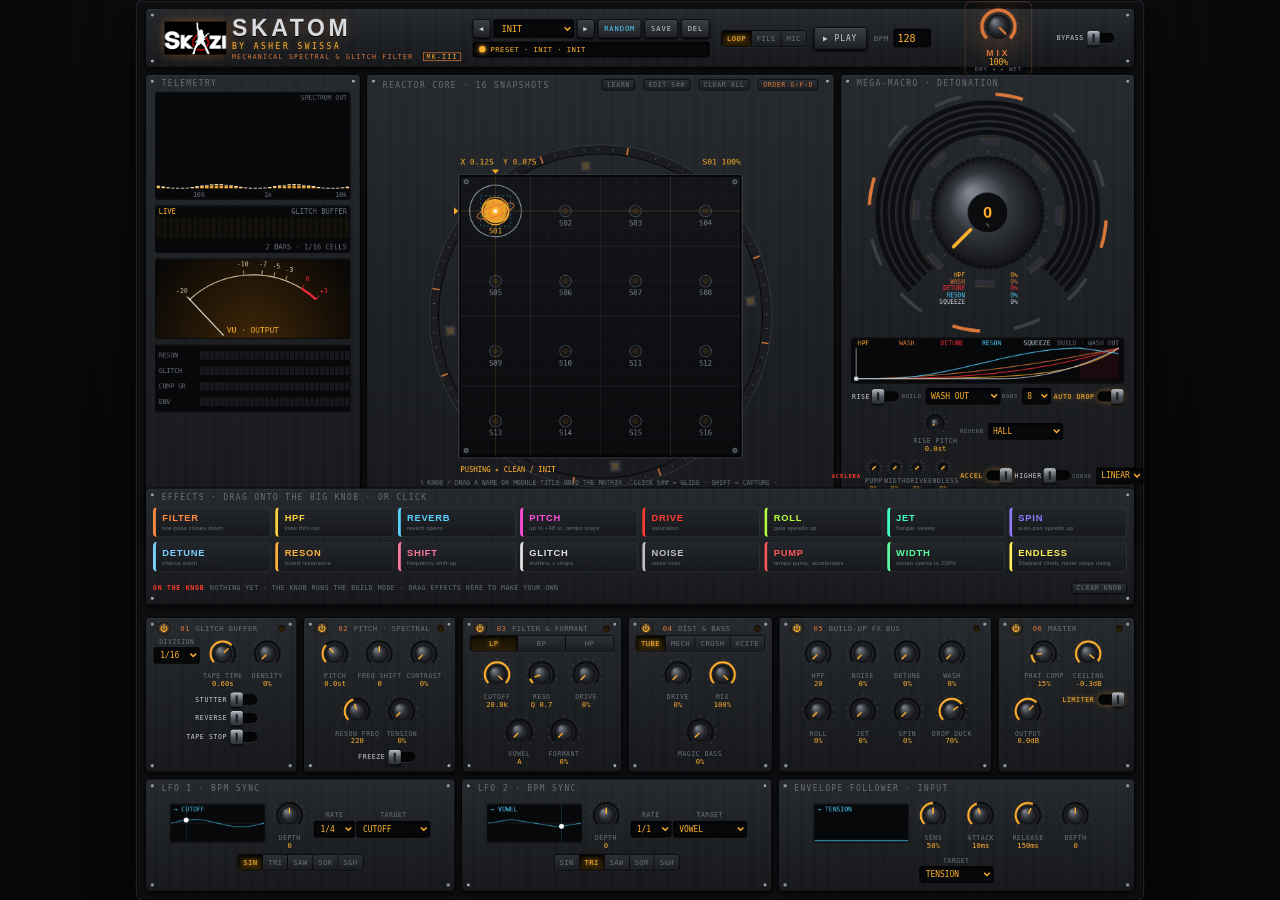
<file: Skatom/web/index.html>
<!doctype html>
<html lang="en">
<head>
<meta charset="utf-8">
<meta name="viewport" content="width=device-width,initial-scale=1">
<title>SKATOM</title>
<link rel="stylesheet" href="skatom.css?v=11">
</head>
<body>
<div id="chassis">
  <header class="plate" id="header">
    <img class="skazi" src="skazi_logo.png" alt="SKAZI">
    <div class="brand">
      <div class="logo">SKATOM</div>
      <div class="by">BY ASHER SWISSA</div>
      <div class="sub">MECHANICAL SPECTRAL &amp; GLITCH FILTER <span class="badge">MK-III</span></div>
    </div>
    <div class="presets">
      <div class="prow">
        <button id="prev" class="bigbtn sm" aria-label="Previous preset">&#9664;</button>
        <select id="preset" aria-label="Preset"></select>
        <button id="next" class="bigbtn sm" aria-label="Next preset">&#9654;</button>
        <button id="rnd" class="bigbtn sm rnd">RANDOM</button>
      </div>
      <div class="status"><span class="led" id="syncLed"></span><span id="status">ENGINE OFFLINE &middot; PRESS PLAY</span></div>
    </div>
    <div class="transport">
      <div class="seg" id="srcSeg"><button data-src="loop" class="on">LOOP</button><button data-src="file">FILE</button><button data-src="mic">MIC</button></div>
      <button id="play" class="bigbtn">&#9654; PLAY</button>
      <input type="file" id="file" accept="audio/*" hidden>
      <label class="bpm">BPM <input id="bpm" type="number" min="60" max="200" value="128"></label>
    </div>
    <div class="globals" id="globals"></div>
  </header>
  <section id="main">
    <div class="plate" id="telemetry"><h3>TELEMETRY</h3></div>
    <div class="plate" id="core"><h3>REACTOR CORE &middot; 16 SNAPSHOTS</h3></div>
    <div class="plate" id="macro"><h3>MEGA-MACRO &middot; DETONATION</h3></div>
  </section>
  <section class="plate" id="fxbar"></section>
  <section id="rack"></section>
  <section id="modbar"></section>
</div>
<script src="state.js?v=11"></script>
<script src="presets.js?v=11"></script>
<script src="audio.js?v=11"></script>
<script src="host.js?v=11"></script>
<script src="ui.js?v=11"></script>
</body>
</html>
</file>
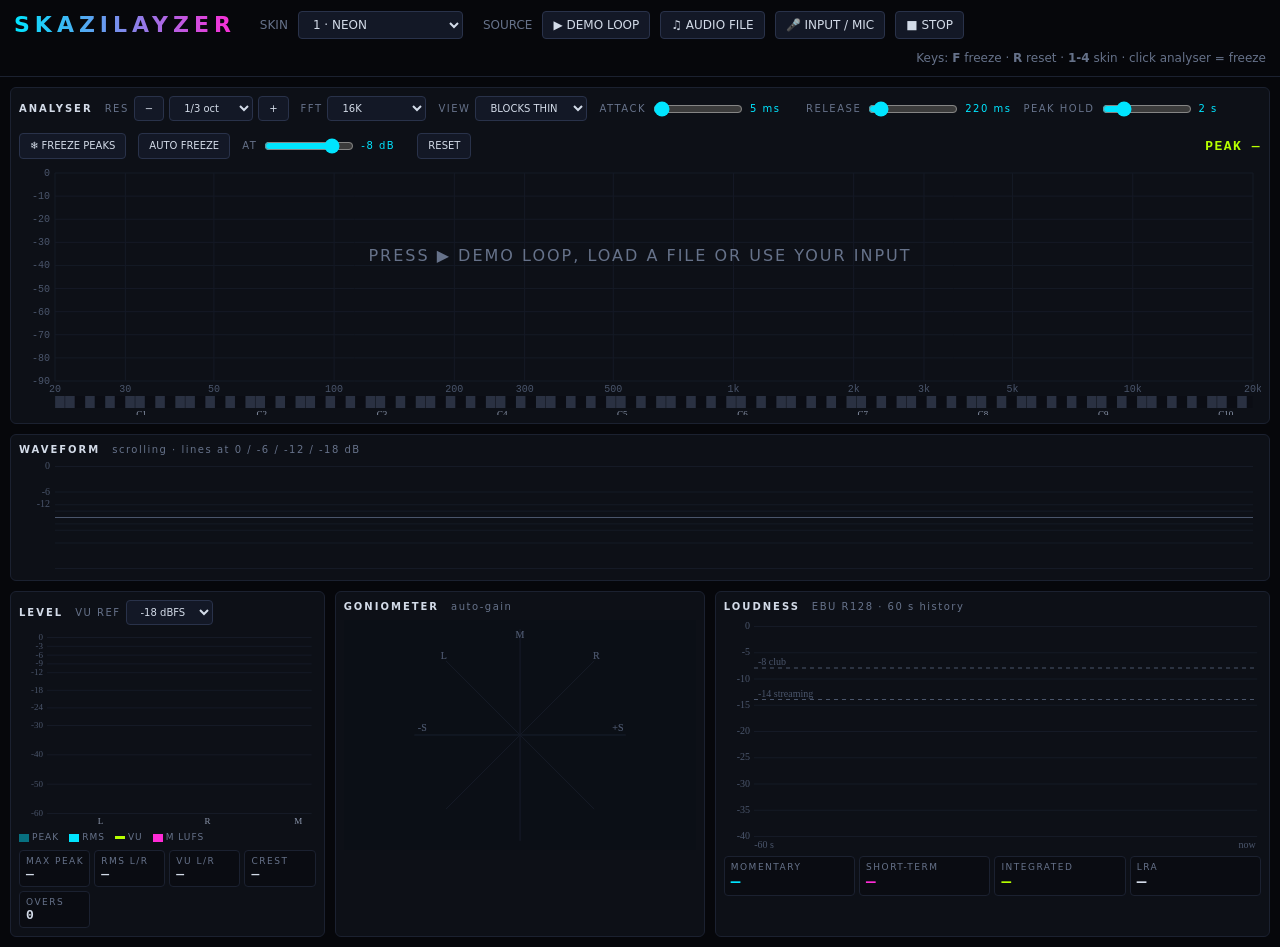
<file: Skazilayzer/web/index.html>
<!doctype html>
<html lang="en">
<head>
<meta charset="utf-8">
<meta name="viewport" content="width=device-width,initial-scale=1">
<title>SKAZILAYZER preview</title>
<style>
/* every skin is just these variables; the canvases read them too */
:root,body[data-skin=neon]{--bg:#06070b;--panel:#0d1017;--line:#1b2130;--txt:#d3dbe8;--dim:#66728a;--cy:#00e5ff;--mg:#ff2bd6;--lm:#b6ff00;--yl:#ffd400;--rd:#ff3b3b;
  --btn:#131826;--btnb:#29324a;--logo:linear-gradient(90deg,#00e5ff,#ff2bd6);--hdr:transparent;
  --grid:#151a26;--lbl:#4a556b;--g0:#ff3b3b;--g1:#ff2bd6;--g2:#00e5ff;--g3:#0a3d4a;--cv:#00e5ff;--pk:#ffd400;--frz:#ff2bd6;--frzbg:rgba(20,6,20,.9);--frzt:#ff8ae9;
  --hov:#b6ff00;--tipbg:rgba(8,10,16,.92);--tipt:#e6ecf5;--mbg:#0a0c12;--dot:rgba(0,229,255,.55);--fade:rgba(13,16,23,.28);--m:rgba(0,229,255,.7);--s:#ff2bd6;
  --keyw:#2a3142;--keyb:#0b0d14;--keyl:#8c97ad;--seg:0;--scan:0;--wf:0;--font:"Segoe UI",system-ui,sans-serif}
body[data-skin=amber]{--bg:#0b0805;--panel:#130e08;--line:#3b2b14;--txt:#ffcf7a;--dim:#94723f;--cy:#ffb000;--mg:#ff5a1f;--lm:#ffd75e;--yl:#fff1c4;--rd:#ff3b1f;
  --btn:linear-gradient(#3b3b40,#202024);--btnb:#55555c;--logo:linear-gradient(90deg,#ffd75e,#ff7a00);--hdr:linear-gradient(#34343a,#1b1b1f);
  --grid:#2a1d0c;--lbl:#94723f;--g0:#ff3b1f;--g1:#ffd75e;--g2:#ffb000;--g3:#4a2c04;--cv:#ffb000;--pk:#fff1c4;--frz:#ff5a1f;--frzbg:rgba(30,12,4,.94);--frzt:#ffb27a;
  --hov:#ffd75e;--tipbg:rgba(14,10,5,.95);--tipt:#ffe3a8;--mbg:#0a0704;--dot:rgba(255,176,0,.6);--fade:rgba(19,14,8,.3);--m:rgba(255,176,0,.75);--s:#ff5a1f;
  --keyw:#4a3618;--keyb:#120c05;--keyl:#c9a060;--seg:1;--scan:1;--wf:0;--font:Consolas,"Courier New",monospace}
body[data-skin=lab]{--bg:#e8ebf0;--panel:#ffffff;--line:#d3d9e2;--txt:#18202c;--dim:#7a8599;--cy:#0a6cff;--mg:#e0245e;--lm:#0a9d58;--yl:#ff8a00;--rd:#e0245e;
  --btn:#f4f6f9;--btnb:#c9d0db;--logo:linear-gradient(90deg,#18202c,#18202c);--hdr:#ffffff;
  --grid:#eceff4;--lbl:#9aa3b3;--g0:#e0245e;--g1:#0a6cff;--g2:#4d9bff;--g3:#d6e6ff;--cv:#0a6cff;--pk:#ff8a00;--frz:#e0245e;--frzbg:rgba(255,255,255,.97);--frzt:#e0245e;
  --hov:#0a9d58;--tipbg:rgba(255,255,255,.97);--tipt:#18202c;--mbg:#f1f3f7;--dot:rgba(10,108,255,.45);--fade:rgba(255,255,255,.3);--m:rgba(10,108,255,.55);--s:#e0245e;
  --keyw:#ffffff;--keyb:#2a3142;--keyl:#6b7486;--seg:0;--scan:0;--wf:0;--font:"Segoe UI",system-ui,sans-serif}
body[data-skin=lava]{--bg:#050203;--panel:#0c0506;--line:#2c1114;--txt:#f5ddd5;--dim:#86545a;--cy:#ff6a00;--mg:#00f0ff;--lm:#ffe14d;--yl:#ffe14d;--rd:#ff2a2a;
  --btn:#1a0b0d;--btnb:#4a1d22;--logo:linear-gradient(90deg,#ffe14d,#ff6a00,#ff1f3d);--hdr:linear-gradient(90deg,#1a0606,#050203);
  --grid:rgba(255,255,255,.06);--lbl:#86545a;--g0:#ffffff;--g1:#ffe14d;--g2:#ff6a00;--g3:#3a0508;--cv:#ffe14d;--pk:#ffffff;--frz:#00f0ff;--frzbg:rgba(0,20,26,.92);--frzt:#8ff8ff;
  --hov:#00f0ff;--tipbg:rgba(10,4,5,.92);--tipt:#ffe9e0;--mbg:#080304;--dot:rgba(255,140,0,.6);--fade:rgba(12,5,6,.28);--m:rgba(255,106,0,.75);--s:#ffe14d;
  --keyw:#3a1c1f;--keyb:#0a0304;--keyl:#b07a7f;--seg:0;--scan:0;--wf:1;--font:"Segoe UI",system-ui,sans-serif}

*{box-sizing:border-box}
body{margin:0;background:var(--bg);color:var(--txt);font:12px/1.35 var(--font)}
header{display:flex;align-items:center;gap:10px;padding:10px 14px;border-bottom:1px solid var(--line);flex-wrap:wrap;background:var(--hdr)}
.logo{font-weight:900;letter-spacing:5px;font-size:22px;background:var(--logo);-webkit-background-clip:text;background-clip:text;color:transparent;margin-right:14px}
button,select{background:var(--btn);color:var(--txt);border:1px solid var(--btnb);border-radius:4px;padding:5px 10px;font:inherit;cursor:pointer}
button.on{border-color:var(--cy);color:var(--cy);box-shadow:0 0 8px color-mix(in srgb,var(--cy) 40%,transparent)}
button.frz.on{border-color:var(--frz);color:var(--frz);box-shadow:0 0 12px color-mix(in srgb,var(--frz) 50%,transparent)}
button.auto.on{border-color:var(--rd);color:var(--rd)}
main{display:grid;grid-template-columns:.85fr 1fr 1.5fr;gap:10px;padding:10px}
.panel{background:var(--panel);border:1px solid var(--line);border-radius:6px;padding:8px;position:relative;min-width:0}
body[data-skin=amber] .panel{border:2px solid #3b3b40;border-radius:3px;box-shadow:inset 0 0 40px #000,0 0 0 4px #1d1d21,0 0 0 5px #45454c}
body[data-skin=amber] main{gap:16px;padding:16px}
body[data-skin=lab] .panel{border-radius:12px;box-shadow:0 2px 10px rgba(20,30,50,.07)}
body[data-skin=lava] .panel{border-radius:0;border-color:transparent;border-top:2px solid #ff3d1f}
.ana{grid-column:1/4}
.bar{font-size:10px;letter-spacing:1.5px;color:var(--dim);margin-bottom:6px;display:flex;gap:12px;align-items:center;flex-wrap:wrap}
.bar b{color:var(--txt);letter-spacing:2px}
.ctl{display:flex;gap:5px;align-items:center}
.ctl output{color:var(--cy);min-width:44px}
input[type=range]{width:90px;accent-color:var(--cy)}
canvas{display:block;width:100%}
#spec{height:max(240px,calc(100vh - 650px));cursor:crosshair}
#gonio,#hist{height:230px}
#meters{height:196px}
.nums.five{grid-template-columns:repeat(auto-fit,minmax(70px,1fr))}
.nums.five .num span{white-space:nowrap}
.nums.five .num div{font-size:13px}
.legend{font-size:9px;letter-spacing:1px;color:var(--dim);display:flex;gap:10px;margin-top:4px;flex-wrap:wrap}
.legend i{display:inline-block;width:10px;height:8px;margin-right:3px;vertical-align:middle}
#wave{height:110px}
#corr{height:22px;margin-top:6px}
.readout{margin-left:auto;font:600 13px Consolas,monospace;color:var(--lm)}
.nums{display:grid;grid-template-columns:repeat(4,1fr);gap:4px;margin-top:6px}
.num{background:var(--mbg);border:1px solid var(--line);border-radius:4px;padding:4px 6px}
.num span{display:block;font-size:9px;letter-spacing:1.5px;color:var(--dim)}
.num div{font:700 16px Consolas,monospace}
.num.click{cursor:pointer}
#hint{position:absolute;inset:0;display:flex;align-items:center;justify-content:center;font-size:16px;color:var(--dim);pointer-events:none;letter-spacing:2px}
#err{color:var(--rd)}
body.host .src{display:none}
@media (max-width:900px){main{grid-template-columns:1fr}.ana{grid-column:auto}}
</style>
</head>
<body data-skin="neon">
<header>
  <div class="logo">SKAZILAYZER</div>
  <span style="color:var(--dim)">SKIN</span>
  <select id="skin"><option value="neon">1 · NEON</option><option value="amber">2 · AMBER RACK</option><option value="lab">3 · WHITE LAB</option><option value="lava">4 · LAVA WATERFALL</option></select>
  <span class="src" style="color:var(--dim);margin-left:10px">SOURCE</span>
  <button class="src" id="bDemo">▶ DEMO LOOP</button>
  <button class="src" id="bFile">♫ AUDIO FILE</button>
  <button class="src" id="bMic">🎤 INPUT / MIC</button>
  <button class="src" id="bStop">■ STOP</button>
  <input type="file" id="file" accept="audio/*" hidden>
  <span id="err"></span>
  <span style="margin-left:auto;color:var(--dim)">Keys: <b>F</b> freeze · <b>R</b> reset · <b>1-4</b> skin · click analyser = freeze</span>
</header>

<main>
  <section class="panel ana">
    <div class="bar">
      <b>ANALYSER</b>
      <span class="ctl">RES <button id="resDn" title="coarser">−</button><select id="res"><option value="1">1 oct</option><option value="2">1/2 oct</option><option value="3" selected>1/3 oct</option><option value="6">1/6 oct</option><option value="12">1/12 oct</option><option value="24">1/24 oct</option><option value="48">1/48 oct</option><option value="96">1/96 oct</option></select><button id="resUp" title="finer">+</button></span>
      <span class="ctl" title="bigger FFT = sharper lows and notes, smaller = faster">FFT <select id="fft"><option value="4096">4K FAST</option><option value="8192">8K</option><option value="16384" selected>16K</option><option value="32768">32K HI-RES</option></select></span>
      <span class="ctl">VIEW <select id="view"><option>BLOCKS THIN</option><option>BLOCKS WIDE</option><option>BARS</option><option>CURVE</option><option>WAVEFORM</option></select></span>
      <span class="ctl">ATTACK <input type="range" id="att" min="1" max="500" value="5"><output id="attO"></output></span>
      <span class="ctl">RELEASE <input type="range" id="rel" min="20" max="3000" value="220"><output id="relO"></output></span>
      <span class="ctl">PEAK HOLD <input type="range" id="hold" min="0" max="10" step=".5" value="2"><output id="holdO"></output></span>
      <button id="bFreeze" class="frz">❄ FREEZE PEAKS</button>
      <button id="bAuto" class="auto">AUTO FREEZE</button>
      <span class="ctl">AT <input type="range" id="thr" min="-40" max="0" value="-8"><output id="thrO"></output></span>
      <button id="bReset">RESET</button>
      <span class="readout" id="peakRead">PEAK —</span>
    </div>
    <canvas id="spec"></canvas>
    <div id="hint">PRESS ▶ DEMO LOOP, LOAD A FILE OR USE YOUR INPUT</div>
  </section>

  <section class="panel ana">
    <div class="bar"><b>WAVEFORM</b> scrolling · lines at 0 / -6 / -12 / -18 dB</div>
    <canvas id="wave"></canvas>
  </section>

  <section class="panel">
    <div class="bar"><b>LEVEL</b> <span class="ctl">VU REF <select id="vuref"><option value="-14">-14 dBFS</option><option value="-18" selected>-18 dBFS</option><option value="-20">-20 dBFS</option></select></span></div>
    <canvas id="meters"></canvas>
    <div class="legend"><span><i style="background:var(--g2);opacity:.45"></i>PEAK</span><span><i style="background:var(--g2)"></i>RMS</span><span><i style="background:var(--lm);height:3px"></i>VU</span><span><i style="background:var(--s)"></i>M LUFS</span></div>
    <div class="nums five">
      <div class="num click" id="nPk" title="click to reset"><span>MAX PEAK</span><div>—</div></div>
      <div class="num"><span>RMS L/R</span><div id="nRms">—</div></div>
      <div class="num"><span>VU L/R</span><div id="nVu">—</div></div>
      <div class="num"><span>CREST</span><div id="nCrest">—</div></div>
      <div class="num"><span>OVERS</span><div id="nOver">0</div></div>
    </div>
  </section>

  <section class="panel">
    <div class="bar"><b>GONIOMETER</b> auto-gain</div>
    <canvas id="gonio"></canvas>
    <canvas id="corr"></canvas>
  </section>

  <section class="panel">
    <div class="bar"><b>LOUDNESS</b> EBU R128 · 60 s history</div>
    <canvas id="hist"></canvas>
    <div class="nums">
      <div class="num"><span>MOMENTARY</span><div id="nM" style="color:var(--cy)">—</div></div>
      <div class="num"><span>SHORT-TERM</span><div id="nS" style="color:var(--s)">—</div></div>
      <div class="num click" id="nIbox" title="click to reset"><span>INTEGRATED</span><div id="nI" style="color:var(--lm)">—</div></div>
      <div class="num"><span>LRA</span><div id="nLRA">—</div></div>
    </div>
  </section>
</main>

<script>
"use strict";
const $ = s => document.querySelector(s);
const NN = ['C','C#','D','D#','E','F','F#','G','G#','A','A#','B'];
const FMIN = 20, FMAX = 20000, DBTOP = 0, DBBOT = -90;
const CAL = 13.55;          // Blackman coherent gain: a 0 dBFS sine reads 0 dB
const ENBW = 2.37;          // Blackman noise bandwidth (dB) for power-summed bands
const dpr = Math.max(1, window.devicePixelRatio || 1);
// inside the plugin the audio comes from the DAW (window.__JUCE__); in a browser from Web Audio
const HOST = !!(window.__JUCE__ && window.__JUCE__.backend), be = HOST ? window.__JUCE__.backend : null;
let live = false, SR = 48000, FFTN = 16384;
let gL = new Float32Array(0), gR = gL, gStep = 1;   // goniometer samples
const UI_IDS = ['res','fft','view','att','rel','hold','thr','vuref'];
function saveUi(){ if (!HOST) return; const s = { skin: document.body.dataset.skin, auto: autoArm };
  UI_IDS.forEach(id => s[id] = $('#'+id).value); be.emitEvent('state', { json: JSON.stringify(s) }); }
function applyUi(s){
  UI_IDS.forEach(id => { if (s[id] !== undefined){ $('#'+id).value = s[id]; $('#'+id).dispatchEvent(new Event('input')); } });
  if (s.fft) setFft(+s.fft);
  if (s.skin) setSkin(s.skin);
  if (s.auto && !autoArm) $('#bAuto').click();
  if (live) buildBands();
}
function ensureBuffers(N){
  fdb = new Float32Array(N).fill(-150); binHold = new Float32Array(N).fill(-150); binHoldT = new Float32Array(N);
  frozen = null; $('#bFreeze').classList.remove('on'); buildBands();
}

function note(f){
  const m = 69 + 12*Math.log2(f/440), r = Math.round(m), c = Math.round((m-r)*100);
  return NN[(r%12+12)%12] + (Math.floor(r/12)-1) + (c>=0?' +':' ') + c + 'c';
}
function fmtF(f){ return f>=1000 ? (f/1000).toFixed(f>=10000?1:2)+' kHz' : f.toFixed(f<100?1:0)+' Hz'; }
const fmtDb = (d, n=1) => d <= -99 ? '-∞' : d.toFixed(n);
const db = x => x > 0 ? 20*Math.log10(x) : -150;

// ---------- skin ----------
let T = {};
const SK = ['grid','lbl','g0','g1','g2','g3','cv','pk','frz','frzbg','frzt','hov','tipbg','tipt','mbg','dot','fade','m','s','keyw','keyb','keyl','panel','rd','yl','lm','seg','scan','wf'];
function setSkin(name){
  document.body.dataset.skin = name; $('#skin').value = name;
  try{ localStorage.setItem('skz-skin', name); }catch(e){}
  const cs = getComputedStyle(document.body); SK.forEach(k => T[k] = cs.getPropertyValue('--'+k).trim());
  T.seg = T.seg === '1'; T.scan = T.scan === '1'; T.wf = T.wf === '1';
  for (const k in cv) cv[k].g.clearRect(0,0,cv[k].w,cv[k].h);
  if (wf.g) wf.g.clearRect(0,0,wf.el.width,wf.el.height);
  saveUi();
}
const HEAT = [[0,0,0],[60,0,10],[170,10,20],[255,80,0],[255,190,30],[255,250,200]];
function heat(t){ t = Math.max(0, Math.min(.999, t)) * (HEAT.length-1); const i = Math.floor(t), f = t-i, a = HEAT[i], b = HEAT[i+1];
  return `rgb(${a[0]+(b[0]-a[0])*f|0},${a[1]+(b[1]-a[1])*f|0},${a[2]+(b[2]-a[2])*f|0})`; }

// ---------- audio graph ----------
let ac, input, monitor, anMix, anL, anR, kL, kR, src = null, demoTimer = null;
let fbuf, fdb, binHold, binHoldT, tdL, tdR, kbL, kbR;

function initAudio(){
  if (ac) return;
  ac = new AudioContext();
  input = ac.createGain();
  input.channelCount = 2; input.channelCountMode = 'explicit'; input.channelInterpretation = 'speakers'; // mono in -> L+R
  monitor = ac.createGain(); input.connect(monitor).connect(ac.destination);

  anMix = ac.createAnalyser(); anMix.fftSize = +$('#fft').value; anMix.smoothingTimeConstant = 0;
  anMix.minDecibels = -160; anMix.maxDecibels = 0; input.connect(anMix);

  const split = ac.createChannelSplitter(2); input.connect(split);
  const mk = n => { const a = ac.createAnalyser(); a.fftSize = n; a.smoothingTimeConstant = 0; return a; };
  anL = mk(4096); anR = mk(4096); split.connect(anL, 0); split.connect(anR, 1);
  // K-weighting (BS.1770): high shelf +4 dB @1682 Hz, high-pass 38 Hz
  const kw = ch => { const sh = ac.createBiquadFilter(); sh.type='highshelf'; sh.frequency.value=1681.97; sh.gain.value=4;
    const hp = ac.createBiquadFilter(); hp.type='highpass'; hp.frequency.value=38.13; hp.Q.value=0.5003;
    const a = mk(32768); split.connect(sh, ch); sh.connect(hp).connect(a); return a; };
  kL = kw(0); kR = kw(1);

  const N = anMix.frequencyBinCount;
  SR = ac.sampleRate; FFTN = anMix.fftSize; live = true;
  fbuf = new Float32Array(N); ensureBuffers(N);
  tdL = new Float32Array(4096); tdR = new Float32Array(4096);
  kbL = new Float32Array(32768); kbR = new Float32Array(32768);
}

function stopSource(){
  if (demoTimer){ clearInterval(demoTimer); demoTimer = null; }
  if (src){ try{ src.stop && src.stop(); }catch(e){} try{ src.disconnect(); }catch(e){}
    if (src.mediaStream) src.mediaStream.getTracks().forEach(t=>t.stop()); src = null; }
  ['bDemo','bFile','bMic'].forEach(id => $('#'+id).classList.remove('on'));
}
function started(btn){ $('#hint').style.display='none'; $('#err').textContent=''; $(btn).classList.add('on'); resetLoud(); }

// ---------- demo: 145 BPM psy loop (kick, rolling bass, hats, stereo lead) ----------
function startDemo(){
  initAudio(); ac.resume(); stopSource(); monitor.gain.value = 1;
  const bus = ac.createGain(); bus.gain.value = 0.8; bus.connect(input);
  const noise = ac.createBuffer(1, ac.sampleRate, ac.sampleRate); const nd = noise.getChannelData(0);
  for (let i=0;i<nd.length;i++) nd[i] = Math.random()*2-1;
  const dly = ac.createDelay(1); dly.delayTime.value = 60/145*0.75; const fb = ac.createGain(); fb.gain.value = .35;
  dly.connect(fb).connect(dly); const dlyPan = ac.createStereoPanner(); dlyPan.pan.value = -.7; dly.connect(dlyPan).connect(bus);
  const st = 60/145/4; let t = ac.currentTime + .1, step = 0;
  const lead = [66,69,73,76,78,76,73,69];
  const hz = m => 440*2**((m-69)/12);
  function sched(){
    while (t < ac.currentTime + .15){
      const s = step % 16, bar = Math.floor(step/16) % 4;
      if (s % 4 === 0){
        const o = ac.createOscillator(), g = ac.createGain();
        o.frequency.setValueAtTime(160, t); o.frequency.exponentialRampToValueAtTime(46, t+.09);
        g.gain.setValueAtTime(1, t); g.gain.exponentialRampToValueAtTime(.001, t+.35);
        o.connect(g).connect(bus); o.start(t); o.stop(t+.36);
      } else {
        const o = ac.createOscillator(), f = ac.createBiquadFilter(), g = ac.createGain();
        o.type='sawtooth'; o.frequency.value = hz(bar===3 && s>12 ? 33 : 30);
        f.type='lowpass'; f.Q.value=6; f.frequency.setValueAtTime(900, t); f.frequency.exponentialRampToValueAtTime(140, t+st*.9);
        g.gain.setValueAtTime(.45, t); g.gain.exponentialRampToValueAtTime(.001, t+st*.95);
        o.connect(f).connect(g).connect(bus); o.start(t); o.stop(t+st);
      }
      if (s % 4 === 2){
        const n = ac.createBufferSource(), f = ac.createBiquadFilter(), g = ac.createGain(), p = ac.createStereoPanner();
        n.buffer = noise; f.type='highpass'; f.frequency.value=8000; p.pan.value = .3;
        g.gain.setValueAtTime(.25, t); g.gain.exponentialRampToValueAtTime(.001, t+.08);
        n.connect(f).connect(g).connect(p).connect(bus); n.start(t, Math.random()*.5); n.stop(t+.09);
      }
      if (s % 2 === 0 && bar >= 2){
        const o = ac.createOscillator(), f = ac.createBiquadFilter(), g = ac.createGain(), p = ac.createStereoPanner();
        o.type='square'; o.frequency.value = hz(lead[(s/2)%8] + (bar===3?3:0));
        f.type='lowpass'; f.frequency.value=3500; p.pan.value = (s/2)%2 ? .6 : -.6;
        g.gain.setValueAtTime(.09, t); g.gain.exponentialRampToValueAtTime(.001, t+st*1.8);
        o.connect(f).connect(g).connect(p); p.connect(bus); g.connect(dly); o.start(t); o.stop(t+st*2);
      }
      t += st; step++;
    }
  }
  sched(); demoTimer = setInterval(sched, 25);
  src = { stop(){ bus.gain.setTargetAtTime(0, ac.currentTime, .02); setTimeout(()=>bus.disconnect(), 300); }, disconnect(){} };
  started('#bDemo');
}

async function startFile(file){
  initAudio(); ac.resume(); stopSource(); monitor.gain.value = 1;
  try{
    const buf = await ac.decodeAudioData(await file.arrayBuffer());
    const s = ac.createBufferSource(); s.buffer = buf; s.loop = true; s.connect(input); s.start();
    src = s; started('#bFile');
  }catch(e){ $('#err').textContent = 'Could not decode that file'; }
}

async function startMic(){
  initAudio(); ac.resume(); stopSource(); monitor.gain.value = 0; // no feedback
  try{
    const ms = await navigator.mediaDevices.getUserMedia({audio:{echoCancellation:false,noiseSuppression:false,autoGainControl:false,channelCount:2}});
    const s = ac.createMediaStreamSource(ms); s.connect(input); src = s; started('#bMic');
  }catch(e){ $('#err').textContent = 'Input blocked: ' + e.message; }
}

// ---------- analyser state ----------
let bands = [], disp, pk, pkT, frozen = null, autoArm = false, autoPending = 0, rearmAt = 0;
function buildBands(){
  const r = +$('#res').value, out = [], binHz = SR/FFTN, len = fdb.length;
  for (let i = Math.ceil(r*Math.log2(FMIN/1000)); i <= Math.floor(r*Math.log2(FMAX/1000)); i++){
    const f = 1000*2**(i/r), lo = f*2**(-.5/r), hi = f*2**(.5/r);
    out.push({f, lo, hi, k0: Math.min(len-1, Math.ceil(lo/binHz)), k1: Math.min(len-1, Math.ceil(hi/binHz)), x: Math.min(len-2, f/binHz)});
  }
  bands = out; disp = new Float32Array(out.length).fill(-150);
  pk = new Float32Array(out.length).fill(-150); pkT = new Float32Array(out.length);
}
function bandDb(arr, b){
  if (b.k1 - b.k0 >= 3){ let s = 0, m = -150; for (let k=b.k0;k<b.k1;k++){ s += 10**(arr[k]/10); if (arr[k] > m) m = arr[k]; } return Math.max(10*Math.log10(s) - ENBW, m); } // a tone near a band edge still shows at its level
  const i = Math.floor(b.x), t = b.x - i; return arr[i]*(1-t) + arr[i+1]*t;
}
function refineFreq(bins, lo, hi){ // loudest FFT bin in range + parabolic interpolation
  const binHz = SR/FFTN; let k0 = Math.max(1, Math.floor(lo/binHz)), k1 = Math.min(bins.length-2, Math.ceil(hi/binHz)), best = k0;
  for (let k=k0;k<=k1;k++) if (bins[k] > bins[best]) best = k;
  const a = bins[best-1], b = bins[best], c = bins[best+1], den = a - 2*b + c;
  const q = den ? Math.max(-.5, Math.min(.5, .5*(a-c)/den)) : 0; return { f: (best + q)*binHz, db: b - .25*(a-c)*q }; // parabolic peak: frequency and level
}

function doFreeze(){
  if (!live) return;
  const pts = bands.map((b,i) => ({f:b.f, db:pk[i]}));
  const r = +$('#res').value, w = Math.max(1, Math.round(r/3)), cand = [];
  for (let i=0;i<pts.length;i++){
    let isMax = pts[i].db > -80 && i > 0 && i < pts.length-1; // edge bands are not real peaks
    for (let j=Math.max(0,i-w); j<=Math.min(pts.length-1,i+w) && isMax; j++) if (j!==i && pts[j].db > pts[i].db) isMax = false;
    if (isMax) cand.push(i);
  }
  cand.sort((a,b) => pts[b].db - pts[a].db);
  const bins = binHold.slice();
  const labels = cand.slice(0,6).map(i => { const b = bands[i], m = refineFreq(bins, b.lo*2**(-1/r), b.hi*2**(1/r)); return {f:m.f, db:Math.max(pts[i].db, m.db)}; });
  frozen = { pts, labels };
  $('#bFreeze').classList.add('on');
}
function unFreeze(){ frozen = null; $('#bFreeze').classList.remove('on'); rearmAt = performance.now() + 1000; }
function toggleFreeze(){ frozen ? unFreeze() : doFreeze(); }
function resetPeaks(){ if (!live) return; pk.fill(-150); binHold.fill(-150); maxPk = -150; overs = 0; }

function updateSpectrum(dt, now){ // fdb already holds this frame's calibrated dB per FFT bin
  const hold = +$('#hold').value, att = +$('#att').value/1000, rel = +$('#rel').value/1000;
  for (let k=0;k<fdb.length;k++){
    const v = fdb[k];
    if (v >= binHold[k]){ binHold[k] = v; binHoldT[k] = 0; }
    else if ((binHoldT[k] += dt) > hold) binHold[k] -= 20*dt;
  }
  const aA = 1 - Math.exp(-dt/att), aR = 1 - Math.exp(-dt/rel); let top = -150;
  for (let i=0;i<bands.length;i++){
    const v = Math.max(-150, bandDb(fdb, bands[i])); top = Math.max(top, v);
    disp[i] += (v - disp[i]) * (v > disp[i] ? aA : aR);
    if (v >= pk[i]){ pk[i] = v; pkT[i] = 0; } else if ((pkT[i] += dt) > hold) pk[i] -= 20*dt;
  }
  if (autoArm && !frozen && now > rearmAt){
    if (!autoPending && top > +$('#thr').value) autoPending = now + 200; // wait 200 ms to catch the whole hit
    if (autoPending && now >= autoPending){ autoPending = 0; doFreeze(); }
  }
}

// ---------- meters ----------
const waveCols = []; // one [min,max] column per frame
let vu1 = [0,0], vu2 = [0,0];
let pkDisp = [-150,-150], pkHold = [-150,-150], pkHoldT = [0,0], rmsPow = [0,0], maxPk = -150, overs = 0, corr = 0, gonioPeak = .1;
function browserStats(dt){
  anL.getFloatTimeDomainData(tdL); anR.getFloatTimeDomainData(tdR); gL = tdL; gR = tdR; gStep = 2;
  const n = Math.min(tdL.length, Math.ceil(SR*dt) + 256);
  let pL=0,pR=0,sL=0,sR=0,sLR=0,mn=0,mx=0,aL=0,aR=0;
  for (let i=tdL.length-n;i<tdL.length;i++){ const l=tdL[i], r=tdR[i];
    pL=Math.max(pL,Math.abs(l)); pR=Math.max(pR,Math.abs(r)); sL+=l*l; sR+=r*r; sLR+=l*r; aL+=Math.abs(l); aR+=Math.abs(r); mn = Math.min(mn,l,r); mx = Math.max(mx,l,r); }
  return {pL,pR,sL,sR,sLR,aL,aR,n,mn,mx};
}
function updateMeters(dt, st){
  const {pL, pR, sL, sR, sLR} = st, n = st.n || 1;
  waveCols.push([st.mn, st.mx]); if (waveCols.length > 4000) waveCols.shift();
  [pL,pR].forEach((p,c) => {
    const d = db(p); if (d >= -0.01) overs++;
    pkDisp[c] = d > pkDisp[c] ? d : pkDisp[c] - 13.3*dt;
    if (d >= pkHold[c]){ pkHold[c] = d; pkHoldT[c] = 0; } else if ((pkHoldT[c] += dt) > 2) pkHold[c] -= 20*dt;
    maxPk = Math.max(maxPk, d);
  });
  const a = 1 - Math.exp(-dt/.3); rmsPow[0] += (sL/n - rmsPow[0])*a; rmsPow[1] += (sR/n - rmsPow[1])*a;
  // VU: average-rectified, sine-calibrated (x1.1107), two cascaded poles = about 300 ms to 99%
  const kv = 1 - Math.exp(-dt/.045);
  [st.aL, st.aR].forEach((s,c) => { const x = (s||0)/n*1.1107; vu1[c] += (x - vu1[c])*kv; vu2[c] += (vu1[c] - vu2[c])*kv; });
  const den = Math.sqrt(sL*sR); corr += ((den > 1e-9 ? sLR/den : 0) - corr) * (1 - Math.exp(-dt/.15));
  gonioPeak += (Math.max(.05, pL, pR) - gonioPeak) * (Math.max(pL,pR) > gonioPeak ? .5 : .02);
}

// ---------- loudness (100 ms blocks) ----------
let blocks = [], momList = [], stList = [], histM = [], histS = [], lastBlock = 0;
const lufs = p => p > 0 ? -0.691 + 10*Math.log10(p) : -150;
function resetLoud(){ blocks = []; momList = []; stList = []; histM = []; histS = []; lastBlock = ac ? ac.currentTime : 0;
  if (HOST) be.emitEvent('resetLoud', {}); }
function showLoud(M, S, I, LRA){
  const f = v => v === undefined || v === null || v <= -149 ? '—' : fmtDb(v);
  $('#nM').textContent = f(M); $('#nS').textContent = f(S); $('#nI').textContent = f(I);
  $('#nLRA').textContent = LRA ? LRA.toFixed(1) : '—';
}
function hostLoud(o){ // the DAW side measures every sample (BS.1770-4), even while this window is closed
  for (const [m, s] of o.lb){ histM.push(m); histS.push(s); }
  while (histM.length > 600) histM.shift(); while (histS.length > 600) histS.shift();
  showLoud(o.M, o.S, o.I, o.LRA);
}
function gated(list, relGate){
  const abs = 10**((-70 + .691)/10); let s=0,n=0; for (const p of list) if (p > abs){ s+=p; n++; }
  if (!n) return null; const thr = s/n * 10**(relGate/10); return list.filter(p => p > abs && p > thr);
}
function updateLoud(){
  if (ac.currentTime - lastBlock > 2) lastBlock = ac.currentTime;
  while (ac.currentTime - lastBlock >= .1){
    lastBlock += .1;
    kL.getFloatTimeDomainData(kbL); kR.getFloatTimeDomainData(kbR);
    const N = Math.round(ac.sampleRate*.1); let s = 0;
    for (let i=kbL.length-N;i<kbL.length;i++) s += kbL[i]*kbL[i] + kbR[i]*kbR[i];
    blocks.push(s/N); if (blocks.length > 30) blocks.shift();
    if (blocks.length >= 4){ const m = blocks.slice(-4).reduce((a,b)=>a+b)/4; momList.push(m); histM.push(lufs(m)); }
    if (blocks.length >= 30){ const st = blocks.reduce((a,b)=>a+b)/30; stList.push(st); histS.push(lufs(st)); }
    if (momList.length > 36000) momList.shift(); if (stList.length > 36000) stList.shift();
    if (histM.length > 600) histM.shift(); if (histS.length > 600) histS.shift();
  }
  const gi = gated(momList, -10), gs = gated(stList, -20);
  let lra = null;
  if (gs && gs.length > 10){ const v = gs.map(lufs).sort((a,b)=>a-b); lra = v[Math.floor(v.length*.95)] - v[Math.floor(v.length*.1)]; }
  showLoud(histM.at(-1), histS.at(-1), gi && gi.length ? lufs(gi.reduce((a,b)=>a+b)/gi.length) : undefined, lra);
}

// ---------- drawing ----------
const cv = {}; ['spec','wave','meters','gonio','hist','corr'].forEach(id => cv[id] = { el: $('#'+id), g: $('#'+id).getContext('2d'), w:0, h:0 });
const wf = { el: document.createElement('canvas') }; wf.g = wf.el.getContext('2d');
function fit(){ for (const k in cv){ const c = cv[k], r = c.el.getBoundingClientRect();
  c.el.width = Math.round(r.width*dpr); c.el.height = Math.round(r.height*dpr); c.w = r.width; c.h = r.height; c.g.setTransform(dpr,0,0,dpr,0,0); }
  wf.el.width = Math.max(1, Math.round(cv.spec.w - PL - PR)); wf.el.height = Math.max(1, Math.round(cv.spec.h - PT - PB)); }
const PL = 36, PR = 8, PT = 8, PB = 34;
window.addEventListener('resize', fit); fit();

const fx = (f, w) => PL + (w-PL-PR) * Math.log(f/FMIN)/Math.log(FMAX/FMIN);
const xf = (x, w) => FMIN * (FMAX/FMIN) ** ((x-PL)/(w-PL-PR));
const dy = (d, h) => PT + (h-PT-PB) * (DBTOP - Math.max(DBBOT, Math.min(DBTOP, d))) / (DBTOP-DBBOT);
let hoverX = null;

function ledGaps(g, x, y0, w, y1){ g.fillStyle = T.panel; for (let y = y1; y > y0; y -= 4) g.fillRect(x, y-1.2, w, 1.2); }
function scanlines(g, w, h){ g.fillStyle = 'rgba(0,0,0,.22)'; for (let y = 0; y < h; y += 3) g.fillRect(0, y, w, 1); }

function drawWaterfall(){ // scroll down 1px, paint newest row on top
  const W = wf.el.width, H = wf.el.height, g = wf.g, pw = cv.spec.w;
  g.drawImage(wf.el, 0, 0, W, H-1, 0, 1, W, H-1);
  bands.forEach((b,i) => { const x0 = fx(Math.max(FMIN,b.lo),pw) - PL, x1 = fx(Math.min(FMAX,b.hi),pw) - PL;
    g.fillStyle = heat((disp[i] - DBBOT) / (DBTOP - DBBOT)); g.fillRect(x0, 0, x1-x0+1, 1); });
}

function drawWave(c){ // scrolling min/max waveform, newest on the right
  const {g, w, h} = c, mid = h/2, amp = h/2 - 4, x0 = PL; g.clearRect(0,0,w,h);
  g.font = '10px Consolas'; g.textAlign = 'right';
  for (const [a, lab] of [[1,'0'],[.5,'-6'],[.25,'-12'],[.125,'-18']]) for (const s of [-1,1]){
    const y = mid - s*a*amp; g.fillStyle = T.grid; g.fillRect(x0, y, w-x0-PR, 1);
    if (s > 0 && (a > .125 || h > 200)){ g.fillStyle = T.lbl; g.fillText(lab, x0-5, y+3); } }
  g.fillStyle = T.lbl; g.fillRect(x0, mid, w-x0-PR, 1);
  const cols = Math.floor(w-x0-PR), start = waveCols.length - cols;
  for (let j=0;j<cols;j++){ const col = waveCols[start+j]; if (!col) continue;
    const p = Math.max(-col[0], col[1]);
    g.fillStyle = p > .89 ? T.rd : p > .5 ? T.yl : T.cv;   // red above -1 dB, yellow above -6 dB
    g.fillRect(x0+j, mid - Math.min(1,col[1])*amp, 1, Math.max(1, (Math.min(1,col[1]) - Math.max(-1,col[0]))*amp)); }
  if (T.scan) scanlines(g,w,h);
}

function drawSpectrum(){
  const {g, w, h} = cv.spec, ph = h - PB;
  if ($('#view').value === 'WAVEFORM'){ drawWave(cv.spec); return; }
  g.clearRect(0,0,w,h);
  if (live && T.wf){ drawWaterfall(); g.globalAlpha = .85; g.drawImage(wf.el, PL, PT, w-PL-PR, ph-PT); g.globalAlpha = 1; }
  g.font = '10px Consolas,monospace'; g.textAlign = 'right';
  for (let d = DBTOP; d >= DBBOT; d -= 10){ const y = dy(d,h);
    g.strokeStyle = T.grid; g.beginPath(); g.moveTo(PL,y); g.lineTo(w-PR,y); g.stroke(); g.fillStyle = T.lbl; g.fillText(d, PL-5, y+3); }
  g.textAlign = 'center';
  for (const f of [20,30,50,100,200,300,500,1000,2000,3000,5000,10000,20000]){ const x = fx(f,w);
    g.strokeStyle = T.grid; g.beginPath(); g.moveTo(x,PT); g.lineTo(x,ph); g.stroke();
    g.fillStyle = T.lbl; g.fillText(f>=1000 ? f/1000+'k' : f, x, ph+11); }
  const ky = ph + 15, kh = 12;
  for (let m = 16; m <= 135; m++){ const f0 = 440*2**((m-69.5)/12), f1 = 440*2**((m-68.5)/12); if (f1 < FMIN || f0 > FMAX) continue;
    const x0 = fx(Math.max(FMIN,f0),w), x1 = fx(Math.min(FMAX,f1),w), blk = [1,3,6,8,10].includes(m%12);
    g.fillStyle = blk ? T.keyb : T.keyw; g.fillRect(x0, ky, Math.max(1,x1-x0-.5), kh);
    if (m%12 === 0 && x1-x0 > 2){ g.fillStyle = T.keyl; g.font='9px Consolas'; g.textAlign='left'; g.fillText('C'+(m/12-1), x0+1, ky+kh+9); } }
  if (!live){ if (T.scan) scanlines(g,w,h); return; }

  const grad = g.createLinearGradient(0, dy(DBTOP,h), 0, dy(DBBOT,h));
  grad.addColorStop(0,T.g0); grad.addColorStop(.08,T.g1); grad.addColorStop(.35,T.g2); grad.addColorStop(1,T.g3);
  const view = $('#view').value;
  const blocks = view.startsWith('BLOCKS'), thin = view === 'BLOCKS THIN';
  if (blocks){ // RME-style: separate bars built from stacked blocks that jump a whole block at a time
    const step = 2, bpx = (ph-PT)*step/(DBTOP-DBBOT), gap = Math.max(1, bpx*.25);
    const many = bands.length > 150; // fine resolutions: one rect per bar, block gaps cut afterwards
    bands.forEach((b,i) => {
      const x0 = fx(Math.max(FMIN,b.lo),w), x1 = fx(Math.min(FMAX,b.hi),w), inset = many ? Math.min(.6, (x1-x0)*.2) : Math.max(1, (x1-x0)*(thin ? .32 : .12)), bw = Math.max(.8, x1-x0-2*inset);
      const n = Math.floor((disp[i]-DBBOT)/step); g.fillStyle = grad;
      if (many){ if (n > 0) g.fillRect(x0+inset, ph-n*bpx, bw, n*bpx); }
      else for (let k=0;k<n;k++) g.fillRect(x0+inset, ph-(k+1)*bpx, bw, bpx-gap);
      const pn = Math.floor((pk[i]-DBBOT)/step);
      if (pn > 0){ g.fillStyle = T.pk; g.fillRect(x0+inset, ph-pn*bpx, bw, bpx-gap); }
    });
    if (many){ g.fillStyle = T.panel; for (let k=1;k*bpx<ph-PT;k++) g.fillRect(PL, ph-k*bpx-gap, w-PL-PR, gap); }
  } else if (view === 'CURVE'){
    if (!T.wf){ g.beginPath(); g.moveTo(fx(bands[0].f,w), ph);
      bands.forEach((b,i) => g.lineTo(fx(b.f,w), dy(disp[i],h))); g.lineTo(fx(bands.at(-1).f,w), ph);
      g.fillStyle = T.cv; g.globalAlpha = .13; g.fill(); g.globalAlpha = 1; }
    g.beginPath(); bands.forEach((b,i) => g[i?'lineTo':'moveTo'](fx(b.f,w), dy(disp[i],h)));
    g.strokeStyle = T.cv; g.lineWidth = 1.8; g.shadowColor = T.cv; g.shadowBlur = 8; g.stroke(); g.shadowBlur = 0; g.lineWidth = 1;
  } else {
    g.fillStyle = grad;
    bands.forEach((b,i) => { const x0 = fx(Math.max(FMIN,b.lo),w), x1 = fx(Math.min(FMAX,b.hi),w), y = dy(disp[i],h);
      g.fillRect(x0+.5, y, Math.max(1, x1-x0-1.2), ph-y); });
    if (T.seg) ledGaps(g, PL, PT, w-PL-PR, ph);
  }
  g.fillStyle = T.pk;
  if (!blocks) bands.forEach((b,i) => { if (pk[i] < DBBOT) return; const x0 = fx(Math.max(FMIN,b.lo),w), x1 = fx(Math.min(FMAX,b.hi),w); g.fillRect(x0+.5, dy(pk[i],h)-1, Math.max(1,x1-x0-1.2), 2); });

  if (autoArm && !frozen){ const y = dy(+$('#thr').value,h); g.setLineDash([6,4]); g.strokeStyle = T.rd; g.beginPath(); g.moveTo(PL,y); g.lineTo(w-PR,y); g.stroke(); g.setLineDash([]);
    g.fillStyle = T.rd; g.textAlign = 'left'; g.font = '10px Consolas'; g.fillText('AUTO FREEZE ' + $('#thr').value + ' dB', PL+4, y-4); }

  if (frozen){
    g.beginPath(); frozen.pts.forEach((p,i) => g[i?'lineTo':'moveTo'](fx(p.f,w), dy(p.db,h)));
    g.strokeStyle = T.frz; g.lineWidth = 2; g.shadowColor = T.frz; g.shadowBlur = 12; g.stroke(); g.shadowBlur = 0; g.lineWidth = 1;
    g.font = 'bold 11px Consolas,monospace';
    frozen.labels.forEach((L, n) => {
      const x = fx(L.f,w), y = dy(L.db,h);
      g.fillStyle = T.frz; g.beginPath(); g.arc(x, y, 4, 0, 7); g.fill();
      const txt1 = fmtF(L.f) + '  ' + fmtDb(L.db) + ' dB', txt2 = note(L.f);
      const tw = Math.max(g.measureText(txt1).width, g.measureText(txt2).width) + 10;
      let bx = Math.min(w-PR-tw, Math.max(PL, x - tw/2)), by = y - 40 - (n%2)*30; if (by < PT) by = y + 10;
      g.strokeStyle = T.frz; g.beginPath(); g.moveTo(x,y); g.lineTo(bx+tw/2, by+30); g.stroke();
      g.fillStyle = T.frzbg; g.fillRect(bx, by, tw, 30); g.strokeRect(bx, by, tw, 30);
      g.textAlign = 'left'; g.fillStyle = T.tipt; g.fillText(txt1, bx+5, by+12); g.fillStyle = T.frzt; g.fillText(txt2, bx+5, by+25);
    });
    g.fillStyle = T.frz; g.textAlign = 'right'; g.fillText('❄ FROZEN — click to release', w-PR-4, PT+12);
  }

  if (hoverX !== null && hoverX >= PL && hoverX <= w-PR){
    const f = xf(hoverX, w), i = bands.findIndex(b => f >= b.lo && f < b.hi);
    g.strokeStyle = T.hov; g.globalAlpha = .6; g.beginPath(); g.moveTo(hoverX, PT); g.lineTo(hoverX, ph+27); g.stroke(); g.globalAlpha = 1;
    const m = Math.round(69 + 12*Math.log2(f/440)), k0 = fx(440*2**((m-69.5)/12),w), k1 = fx(440*2**((m-68.5)/12),w);
    g.fillStyle = T.hov; g.fillRect(k0, ky, Math.max(2,k1-k0-.5), kh);
    const lines = [fmtF(f), note(f), i>=0 ? 'live ' + fmtDb(disp[i]) + ' dB' : ''];
    if (frozen && i >= 0){ const p = frozen.pts.reduce((a,b) => Math.abs(Math.log(b.f/f)) < Math.abs(Math.log(a.f/f)) ? b : a); lines.push('frozen ' + fmtDb(p.db) + ' dB'); }
    g.font = 'bold 12px Consolas,monospace'; const tw = Math.max(...lines.map(s => g.measureText(s).width)) + 12, th = lines.length*15 + 6;
    const bx = hoverX + 12 + tw > w ? hoverX - 12 - tw : hoverX + 12;
    g.fillStyle = T.tipbg; g.strokeStyle = T.hov; g.fillRect(bx, PT+4, tw, th); g.strokeRect(bx, PT+4, tw, th);
    g.textAlign = 'left'; lines.forEach((s,n) => { g.fillStyle = n===1 ? T.hov : T.tipt; g.fillText(s, bx+6, PT+19+n*15); });
  }
  if (T.scan) scanlines(g,w,h);
}

function drawMeters(){
  const {g, w, h} = cv.meters; g.clearRect(0,0,w,h);
  const top = 6, bot = h-14, lo = -60, y = d => top + (bot-top) * (0 - Math.max(lo, Math.min(0,d))) / -lo;
  const sc = 26, mW = Math.max(14, w*.09), gw = (w - sc - mW - 38) / 2;   // scale | L | R | M
  const xs = [sc + 4, sc + 8 + gw], xm = w - mW - 4;
  g.font = '9px Consolas'; g.textAlign = 'right';
  for (const d of [0,-3,-6,-9,-12,-18,-24,-30,-40,-50,-60]){ g.fillStyle = T.lbl; g.fillText(d, sc-2, y(d)+3);
    g.fillStyle = T.grid; g.fillRect(sc+2, y(d), w-sc-6, 1); }
  g.textAlign = 'center'; g.fillStyle = T.keyl;
  g.fillText('L', xs[0]+gw/2, h-3); g.fillText('R', xs[1]+gw/2, h-3); g.fillText('M', xm+mW/2, h-3);
  if (!live) return;
  const grad = g.createLinearGradient(0, bot, 0, top);
  grad.addColorStop(0,T.g3); grad.addColorStop(.7,T.g2); grad.addColorStop(.9,T.yl); grad.addColorStop(1,T.g0);
  const ref = +$('#vuref').value;
  xs.forEach((x,c) => {
    g.fillStyle = T.mbg; g.fillRect(x, top, gw, bot-top);
    g.fillStyle = grad; g.globalAlpha = .45; const yp = y(pkDisp[c]); g.fillRect(x, yp, gw, bot-yp); g.globalAlpha = 1;  // peak
    const yr = y(10*Math.log10(rmsPow[c]+1e-15)); g.fillRect(x+gw*.22, yr, gw*.56, bot-yr);                         // RMS
    if (T.seg) ledGaps(g, x, top, gw, bot);
    const yv = y(db(vu2[c]));                                                                                         // VU needle
    g.fillStyle = T.lm; g.shadowColor = T.lm; g.shadowBlur = 6; g.fillRect(x, yv-1.5, gw, 3); g.shadowBlur = 0;
    g.fillStyle = pkHold[c] > -0.1 ? T.rd : T.tipt; g.fillRect(x, y(pkHold[c])-1, gw, 2);                           // peak hold
  });
  g.fillStyle = T.lm; g.globalAlpha = .5; g.fillRect(sc+2, y(ref), w-sc-6, 1); g.globalAlpha = 1;                    // 0 VU line
  g.textAlign = 'left'; g.fillStyle = T.lm; g.fillText('0VU', xs[1]+gw+2, y(ref)-2);
  // momentary loudness on the same scale (LUFS)
  const M = histM.length ? histM[histM.length-1] : -150;
  g.fillStyle = T.mbg; g.fillRect(xm, top, mW, bot-top);
  g.fillStyle = T.s; const ym = y(M); g.fillRect(xm, ym, mW, bot-ym);
  if (T.seg) ledGaps(g, xm, top, mW, bot);
  $('#nPk').lastElementChild.textContent = fmtDb(maxPk);
  $('#nPk').lastElementChild.style.color = maxPk > -0.1 ? 'var(--rd)' : '';
  const rL = 10*Math.log10(rmsPow[0]+1e-15), rR = 10*Math.log10(rmsPow[1]+1e-15);
  $('#nRms').textContent = fmtDb(rL,0) + '/' + fmtDb(rR,0);
  const vL = db(vu2[0]) - ref, vR = db(vu2[1]) - ref, fv = v => v < -40 ? '-∞' : (v > 0 ? '+' : '') + v.toFixed(0);
  $('#nVu').textContent = fv(vL) + '/' + fv(vR);
  $('#nVu').style.color = Math.max(vL, vR) > 3 ? 'var(--rd)' : Math.max(vL, vR) > 0 ? 'var(--yl)' : '';
  $('#nCrest').textContent = fmtDb(Math.max(pkHold[0],pkHold[1]) - Math.max(rL,rR));
  $('#nOver').textContent = overs; $('#nOver').style.color = overs ? 'var(--rd)' : '';
}

function drawGonio(){
  const {g, w, h} = cv.gonio, s = Math.min(w,h), cx = w/2, cy = h/2, R = s*.46;
  g.fillStyle = T.fade; g.fillRect(0,0,w,h);  // phosphor fade
  g.strokeStyle = T.grid; g.beginPath();
  g.moveTo(cx-R,cy); g.lineTo(cx+R,cy); g.moveTo(cx,cy-R); g.lineTo(cx,cy+R);
  g.moveTo(cx-R*.7,cy-R*.7); g.lineTo(cx+R*.7,cy+R*.7); g.moveTo(cx+R*.7,cy-R*.7); g.lineTo(cx-R*.7,cy+R*.7); g.stroke();
  g.fillStyle = T.lbl; g.font = '10px Consolas'; g.textAlign = 'center';
  g.fillText('M', cx, cy-R+9); g.fillText('L', cx-R*.72, cy-R*.72); g.fillText('R', cx+R*.72, cy-R*.72); g.fillText('+S', cx+R-8, cy-4); g.fillText('-S', cx-R+8, cy-4);
  if (!live) return;
  const k = R / (gonioPeak*1.414); g.fillStyle = T.dot;
  for (let i=0;i<gL.length;i+=gStep){ const l = gL[i], r = gR[i];
    g.fillRect(cx + (r-l)*.7071*k, cy - (l+r)*.7071*k, 1.3, 1.3); }
  const c = cv.corr, cg = c.g; cg.clearRect(0,0,c.w,c.h);
  cg.fillStyle = T.mbg; cg.fillRect(0,0,c.w,c.h);
  const zx = c.w/2, px = zx + corr*(c.w/2-2);
  cg.fillStyle = corr < 0 ? T.rd : corr < .3 ? T.yl : T.lm;
  cg.fillRect(Math.min(zx,px), 4, Math.abs(px-zx), c.h-8);
  cg.fillStyle = T.lbl; cg.font = '10px Consolas'; cg.textAlign='left'; cg.fillText('-1', 3, c.h-7); cg.textAlign='right'; cg.fillText('+1', c.w-3, c.h-7);
  cg.textAlign = 'center'; cg.fillStyle = T.tipt; cg.fillText('CORR ' + corr.toFixed(2), zx, c.h-7);
}

function drawHist(){
  const {g, w, h} = cv.hist; g.clearRect(0,0,w,h);
  const lo = -40, hi = 0, y = v => 6 + (h-20) * (hi - Math.max(lo, Math.min(hi, v))) / (hi-lo);
  g.font = '10px Consolas'; g.textAlign = 'right';
  for (let v = hi; v >= lo; v -= 5){ g.fillStyle = T.grid; g.fillRect(30, y(v), w-34, 1); g.fillStyle = T.lbl; g.fillText(v, 26, y(v)+3); }
  [[-14,'-14 streaming'],[-8,'-8 club']].forEach(([v,t]) => { g.setLineDash([4,4]); g.strokeStyle = T.lbl; g.beginPath(); g.moveTo(30,y(v)); g.lineTo(w-4,y(v)); g.stroke(); g.setLineDash([]);
    g.fillStyle = T.lbl; g.textAlign = 'left'; g.fillText(t, 34, y(v)-3); });
  g.textAlign = 'center'; g.fillStyle = T.lbl; g.fillText('-60 s', 40, h-2); g.fillText('now', w-14, h-2);
  const line = (arr, col) => { if (arr.length < 2) return; g.beginPath();
    arr.forEach((v,i) => g[i?'lineTo':'moveTo'](30 + (w-34) * (1 - (arr.length-1-i)/599), y(v))); g.strokeStyle = col; g.lineWidth = 1.5; g.stroke(); g.lineWidth = 1; };
  line(histM, T.m); line(histS, T.s);
  if (T.scan) scanlines(g,w,h);
}

// ---------- UI wiring ----------
const out = (id, f) => { const el = $('#'+id), o = $('#'+id+'O'); const u = () => o.textContent = f(+el.value); el.oninput = u; u(); };
out('att', v => v + ' ms'); out('rel', v => v + ' ms'); out('hold', v => v ? v + ' s' : 'off'); out('thr', v => v + ' dB');
$('#res').onchange = () => live && buildBands();
const stepRes = d => { const el = $('#res'); el.selectedIndex = Math.max(0, Math.min(el.options.length-1, el.selectedIndex + d)); if (live) buildBands(); saveUi(); };
$('#resDn').onclick = () => stepRes(-1); $('#resUp').onclick = () => stepRes(1);
function setFft(n){
  $('#fft').value = n;
  if (HOST) be.emitEvent('fft', { size: n });   // the new size arrives with the next frame
  else if (anMix){ anMix.fftSize = n; fbuf = new Float32Array(anMix.frequencyBinCount); FFTN = n; ensureBuffers(anMix.frequencyBinCount); }
}
$('#fft').onchange = e => setFft(+e.target.value);
$('#skin').onchange = e => setSkin(e.target.value);
$('#bDemo').onclick = startDemo;
$('#bFile').onclick = () => $('#file').click();
$('#file').onchange = e => e.target.files[0] && startFile(e.target.files[0]);
$('#bMic').onclick = startMic;
$('#bStop').onclick = () => { if (ac){ stopSource(); } };
$('#bFreeze').onclick = toggleFreeze;
$('#bAuto').onclick = () => { autoArm = !autoArm; $('#bAuto').classList.toggle('on', autoArm); autoPending = 0; saveUi(); };
UI_IDS.forEach(id => $('#'+id).addEventListener('change', saveUi));
$('#bReset').onclick = resetPeaks;
$('#nPk').onclick = () => { maxPk = -150; overs = 0; };
$('#nIbox').onclick = () => live && resetLoud();
cv.spec.el.addEventListener('pointermove', e => hoverX = e.offsetX);
cv.spec.el.addEventListener('pointerleave', () => hoverX = null);
cv.spec.el.addEventListener('click', toggleFreeze);
addEventListener('keydown', e => { if (e.target.tagName === 'INPUT' || e.target.tagName === 'SELECT') return;
  if (e.key === 'f' || e.key === 'F') toggleFreeze(); if (e.key === 'r' || e.key === 'R') resetPeaks();
  const sk = ['neon','amber','lab','lava'][+e.key - 1]; if (sk) setSkin(sk); });

let saved = 'neon'; try{ saved = localStorage.getItem('skz-skin') || 'neon'; }catch(e){}
setSkin(saved);

let last = performance.now(), peakTick = 0;
function analyse(dt, now, st){
  updateSpectrum(dt, now); updateMeters(dt, st);
  if (now - peakTick > 120){ peakTick = now; // live loudest note, readable rate
    const m = refineFreq(fdb, FMIN, FMAX);
    $('#peakRead').textContent = m.db > -80 ? 'PEAK ' + fmtF(m.f) + ' · ' + note(m.f) + ' · ' + fmtDb(m.db) + ' dB' : 'PEAK —'; }
}

if (HOST){
  document.body.classList.add('host');
  $('#hint').textContent = 'WAITING FOR AUDIO FROM THE DAW';
  const i16 = s => { const b = atob(s), u = new Uint8Array(b.length); for (let i=0;i<b.length;i++) u[i] = b.charCodeAt(i); return new Int16Array(u.buffer); };
  let lastTele = 0;
  be.addEventListener('init', o => { try{ applyUi(JSON.parse(o.ui || '{}')); }catch(e){} });
  be.addEventListener('tele', o => {
    const now = performance.now(), dt = lastTele ? Math.min(.2, (now - lastTele)/1000) : 1/30; lastTele = now;
    const sp = i16(o.spec);
    if (!live || o.sr !== SR || o.fft !== FFTN || fdb.length !== sp.length){
      SR = o.sr; FFTN = o.fft; ensureBuffers(sp.length); live = true; $('#hint').style.display = 'none'; }
    for (let k=0;k<sp.length;k++) fdb[k] = sp[k] / 100;
    const g = i16(o.g);
    if (gL.length !== g.length/2){ gL = new Float32Array(g.length/2); gR = new Float32Array(g.length/2); }
    for (let i=0;i<gL.length;i++){ gL[i] = g[2*i] / 32767; gR[i] = g[2*i+1] / 32767; }
    gStep = 1;
    analyse(dt, now, o); hostLoud(o);
  });
  be.emitEvent('ready', {});
}
function frame(now){
  const dt = Math.min(.1, (now - last)/1000); last = now;
  if (!HOST && ac && ac.state === 'running'){
    anMix.getFloatFrequencyData(fbuf);
    for (let k=0;k<fbuf.length;k++) fdb[k] = Math.max(-150, fbuf[k] + CAL);
    analyse(dt, now, browserStats(dt)); updateLoud();
  }
  drawSpectrum(); drawWave(cv.wave); drawMeters(); drawGonio(); drawHist();
  requestAnimationFrame(frame);
}
requestAnimationFrame(frame);
</script>
</body>
</html>
</file>
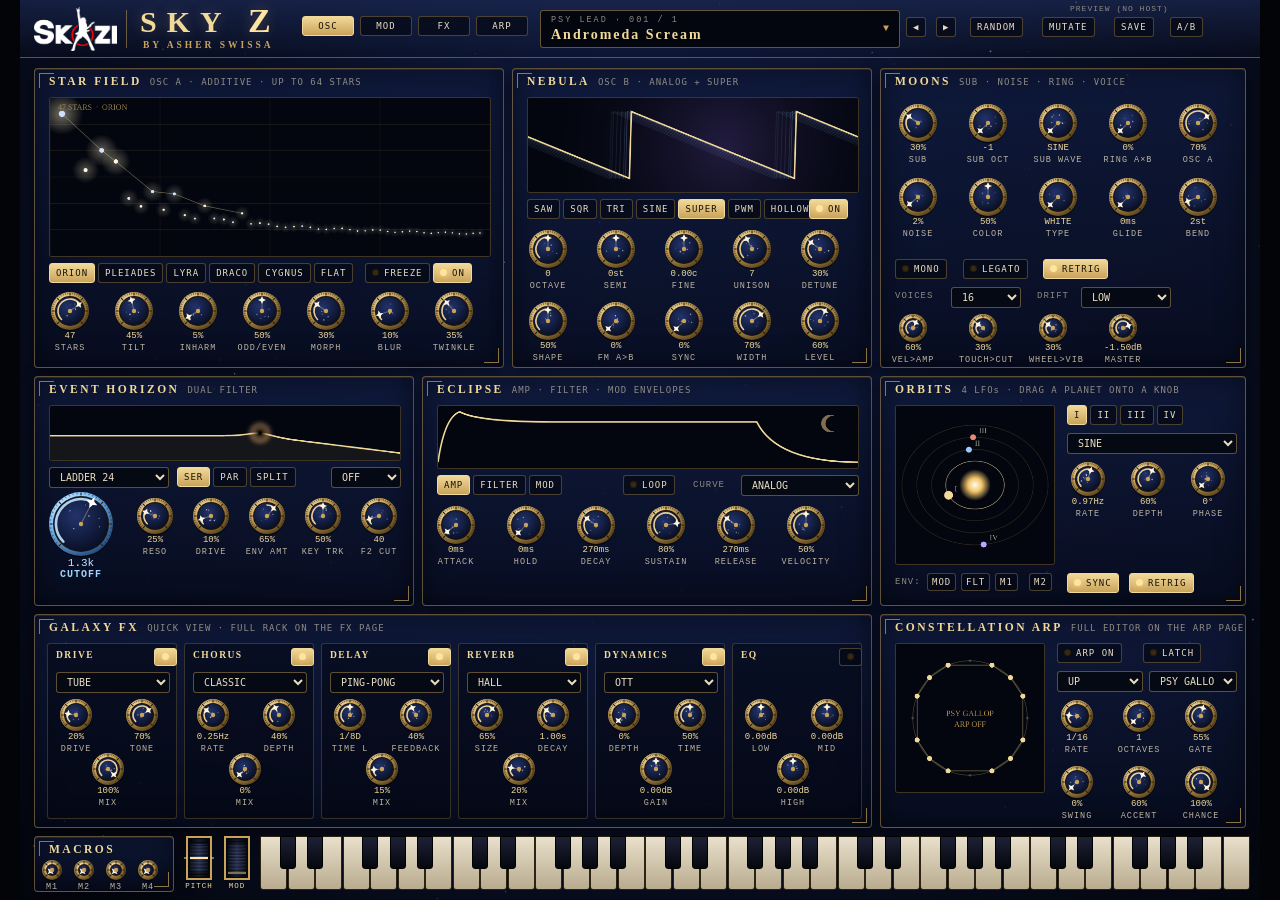
<file: Skyz/web/index.html>
<!doctype html>
<html>
<head>
<meta charset="utf-8">
<title>SKY Z</title>
<style>
  :root { --brass: #c9a35a; --brassL: #f1d999; --ink: #e9dcc0; --dim: #8d8a83; }
  * { box-sizing: border-box; }
  html, body { margin: 0; background: #020408; color: var(--ink); font-family: "IBM Plex Mono", Consolas, "Courier New", monospace; overflow: hidden; }
  .serif { font-family: Cinzel, "Trajan Pro", "Palatino Linotype", Georgia, serif; }
  #app { width: 1240px; height: 900px; position: absolute; left: 0; top: 0; overflow: hidden; transform-origin: top left;
         background: radial-gradient(ellipse at 50% 30%, #13204a 0%, #0a1129 45%, #04060e 100%); }
  #sky { position: absolute; inset: 0; pointer-events: none; }
  .plate { position: absolute; border: 1px solid rgba(201,163,90,.45); border-radius: 4px;
           background: linear-gradient(180deg, rgba(16,27,62,.82), rgba(8,13,32,.88));
           box-shadow: inset 0 1px 0 rgba(241,217,153,.10), inset 0 0 30px rgba(0,0,0,.45), 0 6px 18px rgba(0,0,0,.5); }
  .plate::before, .plate::after { content: ""; position: absolute; width: 14px; height: 14px; border: 1px solid var(--brass); opacity: .7; pointer-events: none; }
  .plate::before { left: 4px; top: 4px; border-right: 0; border-bottom: 0; }
  .plate::after { right: 4px; bottom: 4px; border-left: 0; border-top: 0; }
  .title { position: absolute; left: 14px; top: 6px; font-weight: 700; font-size: 11.5px; letter-spacing: 2.5px; color: var(--brassL); }
  .title small { font: 400 9px "IBM Plex Mono", Consolas, monospace; color: var(--dim); letter-spacing: 1px; margin-left: 8px; }
  .knob { position: absolute; text-align: center; user-select: none; cursor: ns-resize; }
  .knob svg { display: block; margin: 0 auto; overflow: visible; }
  .knob .l { font-size: 8.5px; letter-spacing: 1px; color: var(--ink); opacity: .8; margin-top: 1px; text-transform: uppercase; white-space: nowrap; }
  .knob .v { font-size: 9px; color: var(--brassL); height: 11px; white-space: nowrap; }
  .knob.drop svg { filter: drop-shadow(0 0 6px #ffe3a1); }
  .knob .mod { position: absolute; right: 2px; top: 0; width: 6px; height: 6px; border-radius: 50%; background: #9fc7ff; display: none; }
  .knob.modded .mod { display: block; }
  .sel { position: absolute; display: flex; gap: 3px; }
  .sel button, .btn { font: 500 9px "IBM Plex Mono", Consolas, monospace; letter-spacing: 1px; color: var(--ink); background: rgba(5,9,20,.7);
            border: 1px solid rgba(201,163,90,.35); border-radius: 3px; padding: 4px 6px; cursor: pointer; white-space: nowrap; }
  .sel button.on, .btn.on { color: #1a1206; background: linear-gradient(180deg, var(--brassL), var(--brass)); border-color: var(--brassL); }
  .dd { position: absolute; font: 500 10px "IBM Plex Mono", Consolas, monospace; color: var(--ink); background: #050914; border: 1px solid rgba(201,163,90,.45);
        border-radius: 3px; padding: 3px 6px; cursor: pointer; }
  canvas.disp { position: absolute; border: 1px solid rgba(201,163,90,.3); border-radius: 3px; background: #03060f; }
  .tag { position: absolute; font-size: 9px; color: var(--dim); letter-spacing: 1px; white-space: nowrap; }
  .led { display: inline-block; width: 7px; height: 7px; border-radius: 50%; background: #3a2c12; margin-right: 5px; box-shadow: inset 0 0 2px #000; }
  .on .led { background: #ffe3a1; box-shadow: 0 0 6px #ffd27a; }
  #kbd { position: absolute; left: 240px; top: 836px; height: 54px; width: 990px; }
  .k { position: absolute; top: 0; height: 54px; background: linear-gradient(180deg, #e9e0cc, #b8ab8e); border: 1px solid #2b2414; border-radius: 0 0 3px 3px; }
  .k.b { height: 33px; background: linear-gradient(180deg, #1d2136, #05070d); z-index: 2; border-color: #000; }
  .k.down { background: linear-gradient(180deg, #ffe7a8, #c9a35a); }
  .wheel { position: absolute; top: 836px; width: 34px; height: 56px; cursor: ns-resize; }
  .wheel .wl { position: absolute; top: 46px; width: 34px; text-align: center; font-size: 7.5px; letter-spacing: 1px; color: var(--brassL); pointer-events: none; }
  .chip { cursor: grab; }
  #presetMenu { position: absolute; left: 520px; top: 50px; width: 520px; max-height: 760px; overflow-y: auto; z-index: 50; display: none;
                background: #050914; border: 1px solid var(--brass); border-radius: 4px; box-shadow: 0 10px 40px rgba(0,0,0,.8); padding: 8px; }
  #presetMenu .cat { font-size: 10px; color: var(--brassL); letter-spacing: 2px; padding: 6px 4px 2px; cursor: pointer; }
  #presetMenu .items { display: none; columns: 2; }
  #presetMenu .cat.open + .items { display: block; }
  #presetMenu .it { font-size: 10px; padding: 2px 6px; cursor: pointer; color: var(--ink); }
  #presetMenu .it:hover, #presetMenu .it.cur { background: rgba(201,163,90,.25); }
  #status { position: absolute; left: 1050px; top: 4px; font-size: 8px; color: var(--dim); letter-spacing: 1px; }
</style>
</head>
<body>
<div id="app">
  <canvas id="sky" width="1240" height="900"></canvas>
</div>
<script>
'use strict';
// =====================================================================================
// SKY Z by Asher Swissa. Every control registers a parameter here; the plugin builds its parameter list
// from dumpParams() (normalised 0..1 for everything), so ids and defaults live in one place.
// =====================================================================================
const app = document.getElementById('app');
function fit() { const s = Math.min(innerWidth / 1240, innerHeight / 900); app.style.transform = `scale(${s})`; app.style.left = Math.max(0, (innerWidth - 1240 * s) / 2) + 'px'; }
addEventListener('resize', fit); fit();

const P = {}; // id -> { kind: 'knob'|'choice'|'bool', v, def, n, views: [fn] }
const host = window.__JUCE__ ? window.__JUCE__.backend : null;
function norm(p) { return p.kind === 'knob' ? p.v : p.kind === 'bool' ? (p.v ? 1 : 0) : (p.n > 1 ? p.v / (p.n - 1) : 0); }
function fromNorm(p, x) { return p.kind === 'knob' ? x : p.kind === 'bool' ? x > .5 : Math.round(x * (p.n - 1)); }
function reg(id, kind, def, n) { if (!P[id]) P[id] = { id, kind, v: def, def, n, views: [] }; return P[id]; }
function redraw(id) { P[id].views.forEach(f => f()); }
let dirty = {}, flushTimer = null;
function changed(id) {
  redraw(id);
  if (onChange[id]) onChange[id]();
  if (!host) return;
  dirty[id] = norm(P[id]);
  if (!flushTimer) flushTimer = setTimeout(() => { host.emitEvent('set', dirty); dirty = {}; flushTimer = null; }, 15);
}
function gesture(id, on) { if (host) { if (flushTimer) { clearTimeout(flushTimer); host.emitEvent('set', dirty); dirty = {}; flushTimer = null; } host.emitEvent('gesture', { id, on }); } }
const onChange = {};
function send(type, obj) { if (host) host.emitEvent(type, obj || {}); }

// ---------- value mapping (the C++ side mirrors these curves) ----------
function real(v, o) {
  if (o.curve === 'exp') return o.min * Math.pow(o.max / o.min, v);
  if (o.curve === 'pow') return o.min + Math.pow(v, 3) * (o.max - o.min);
  return o.min + v * (o.max - o.min);
}
function fmt(v, o) {
  if (o.fmt) return o.fmt(v);
  if (o.list) return o.list[Math.round(v * (o.list.length - 1))];
  if (o.unit === '%') return Math.round(v * 100) + '%';
  const x = real(v, o);
  if (o.unit === 'hz') return x >= 1000 ? (x / 1000).toFixed(1) + 'k' : x < 10 ? x.toFixed(2) + 'Hz' : Math.round(x) + '';
  if (o.unit === 's') return x < 1 ? Math.round(x * 1000) + 'ms' : x.toFixed(2) + 's';
  if (o.int) return (x > 0 && o.bi ? '+' : '') + Math.round(x) + (o.unit || '');
  return (Math.abs(x) < 10 ? x.toFixed(2) : Math.round(x)) + (o.unit || '');
}

// ---------- building blocks ----------
function el(tag, cls, parent, css) { const e = document.createElement(tag); if (cls) e.className = cls; if (css) Object.assign(e.style, css); (parent || app).appendChild(e); return e; }
const pages = {}; let cur = null;
function page(name) { cur = pages[name] = el('div', '', app, { position: 'absolute', left: 0, top: 0, width: '1240px', height: '830px', display: name === 'OSC' ? 'block' : 'none' }); }
function showPage(name) { Object.entries(pages).forEach(([n, p]) => p.style.display = n === name ? 'block' : 'none'); document.querySelectorAll('.tab').forEach(t => t.classList.toggle('on', t.textContent === name)); }
function plate(x, y, w, h, title, sub) { const p = el('div', 'plate', cur || app, { left: x + 'px', top: y + 'px', width: w + 'px', height: h + 'px' }); const t = el('div', 'title serif', p); t.innerHTML = title + (sub ? `<small>${sub}</small>` : ''); return p; }
function tag(parent, x, y, t) { const e = el('div', 'tag', parent, { left: x + 'px', top: y + 'px' }); e.textContent = t; return e; }
function disp(parent, x, y, w, h) { const c = el('canvas', 'disp', parent, { left: x + 'px', top: y + 'px', width: w + 'px', height: h + 'px' }); c.width = w * 2; c.height = h * 2; const g = c.getContext('2d'); g.scale(2, 2); return { c, g, w, h }; }

// Knob: brass astrolabe ring with engraved ticks, a night-sky face and a star as the pointer.
let uidN = 0;
function knob(parent, x, y, id, label, v, o = {}) {
  o = Object.assign({ min: 0, max: 1, unit: '%', size: 44 }, o);
  const p = reg(id, 'knob', v);
  p.o = p.o || o;
  const k = el('div', 'knob', parent, { left: x + 'px', top: y + 'px', width: (o.size + 18) + 'px' });
  k.dataset.id = id;
  const s = o.size, r = s / 2, uid = 'g' + (uidN++);
  const NS = 'http://www.w3.org/2000/svg';
  const svg = document.createElementNS(NS, 'svg'); svg.setAttribute('width', s); svg.setAttribute('height', s); k.appendChild(svg);
  let ticks = '';
  for (let i = 0; i <= 36; i++) { const a = (-135 + i * 7.5) * Math.PI / 180, big = i % 6 === 0, r1 = r - 1.6, r2 = r - (big ? 4.6 : 3.2);
    ticks += `<line x1="${r + Math.sin(a) * r1}" y1="${r - Math.cos(a) * r1}" x2="${r + Math.sin(a) * r2}" y2="${r - Math.cos(a) * r2}" stroke="#2a1d08" stroke-width="${big ? 1.1 : .6}"/>`; }
  let dots = '';
  for (let i = 0; i < 7; i++) { const a = Math.random() * 6.28, d = Math.random() * (r - 10); dots += `<circle cx="${r + Math.cos(a) * d}" cy="${r + Math.sin(a) * d}" r="${.3 + Math.random() * .5}" fill="#fff" opacity="${.3 + Math.random() * .5}"/>`; }
  const th = o.theme === 'ice' ? { a: '#f2fbff', b: '#7fc4ff', c: '#163a6b', arc: '#bfe6ff', star: '#ffffff' } : { a: '#fff1c4', b: '#c9a35a', c: '#4a3614', arc: '#ffe3a1', star: '#fff6dc' };
  svg.innerHTML = `<defs>
      <radialGradient id="${uid}b" cx="35%" cy="30%" r="80%"><stop offset="0" stop-color="${th.a}"/><stop offset=".45" stop-color="${th.b}"/><stop offset="1" stop-color="${th.c}"/></radialGradient>
      <radialGradient id="${uid}f" cx="40%" cy="35%" r="75%"><stop offset="0" stop-color="#22336b"/><stop offset="1" stop-color="#060b1d"/></radialGradient></defs>
    <circle cx="${r}" cy="${r + 1.5}" r="${r - 1}" fill="rgba(0,0,0,.55)"/><circle cx="${r}" cy="${r}" r="${r - 1}" fill="url(#${uid}b)"/>
    <circle cx="${r}" cy="${r}" r="${r - 5}" fill="#1b1407"/><circle cx="${r}" cy="${r}" r="${r - 6}" fill="url(#${uid}f)"/>${ticks}${dots}
    <path class="arc" fill="none" stroke="${th.arc}" stroke-width="${o.size > 50 ? 2.6 : 1.6}" stroke-linecap="round" opacity=".9"/>
    <g class="ptr"><line x1="${r}" y1="${r}" x2="${r}" y2="9" stroke="rgba(255,227,161,.35)" stroke-width="1"/>
      <path d="M0,-4 L1.2,-1.2 L4,0 L1.2,1.2 L0,4 L-1.2,1.2 L-4,0 L-1.2,-1.2Z" fill="${th.star}" transform="translate(${r},9) scale(${o.size > 50 ? 1.5 : 1})"/></g>
    <circle cx="${r}" cy="${r}" r="2.2" fill="#c9a35a"/>`;
  el('div', 'mod', k);
  const vEl = el('div', 'v', k); const lEl = el('div', 'l', k); lEl.textContent = label;
  if (o.theme === 'ice') { vEl.style.color = '#bfe6ff'; vEl.style.fontSize = '11px'; lEl.style.color = '#9fd4ff'; lEl.style.fontSize = '10px'; lEl.style.fontWeight = '700'; lEl.style.opacity = '1'; }
  const arc = svg.querySelector('.arc'), ptr = svg.querySelector('.ptr');
  function draw() {
    const a = -135 + p.v * 270;
    ptr.setAttribute('transform', `rotate(${a} ${r} ${r})`);
    const ar = r - 8, a0 = (o.bi ? 0 : -135) * Math.PI / 180, a1 = a * Math.PI / 180;
    const big = Math.abs(a1 - a0) > Math.PI ? 1 : 0, sw = a1 > a0 ? 1 : 0;
    arc.setAttribute('d', Math.abs(a1 - a0) < .01 ? '' : `M${r + Math.sin(a0) * ar},${r - Math.cos(a0) * ar} A${ar},${ar} 0 ${big} ${sw} ${r + Math.sin(a1) * ar},${r - Math.cos(a1) * ar}`);
    vEl.textContent = fmt(p.v, o);
  }
  p.views.push(draw);
  let y0, v0;
  svg.addEventListener('pointerdown', e => { y0 = e.clientY; v0 = p.v; svg.setPointerCapture(e.pointerId); gesture(id, true); });
  svg.addEventListener('pointermove', e => { if (y0 === undefined) return; const s = parseFloat(app.style.transform.slice(6)) || 1;
    p.v = Math.max(0, Math.min(1, v0 + (y0 - e.clientY) / s / (e.shiftKey ? 600 : 150))); changed(id); });
  svg.addEventListener('pointerup', () => { if (y0 !== undefined) gesture(id, false); y0 = undefined; });
  svg.addEventListener('dblclick', () => { p.v = p.def; changed(id); });
  svg.addEventListener('wheel', e => { e.preventDefault(); p.v = Math.max(0, Math.min(1, p.v - Math.sign(e.deltaY) * .02)); changed(id); }, { passive: false });
  // drop a mod source (planet, envelope, macro) onto the knob
  k.addEventListener('dragover', e => { if (TARGETS.indexOf(id) > 0) { e.preventDefault(); k.classList.add('drop'); } });
  k.addEventListener('dragleave', () => k.classList.remove('drop'));
  k.addEventListener('drop', e => { e.preventDefault(); k.classList.remove('drop'); const src = +e.dataTransfer.getData('text/plain'); if (src > 0) addRoute(src, id); });
  draw(); return k;
}
function row(parent, x, y, items, gap = 66, size = 44) { items.forEach(([id, l, v, o], i) => knob(parent, x + i * gap, y, id, l, v, Object.assign({ size }, o || {}))); }
function sel(parent, x, y, id, items, on = 0) {
  const p = reg(id, 'choice', on, items.length);
  const s = el('div', 'sel', parent, { left: x + 'px', top: y + 'px' });
  const bs = items.map((t, i) => { const b = el('button', '', s); b.textContent = t; b.onclick = () => { p.v = i; changed(id); }; return b; });
  p.views.push(() => bs.forEach((b, i) => b.classList.toggle('on', i === p.v)));
  redraw(id); return s;
}
function dd(parent, x, y, w, id, items, on = 0) {
  const p = reg(id, 'choice', on, items.length);
  const d = el('select', 'dd', parent, { left: x + 'px', top: y + 'px', width: w + 'px' });
  items.forEach(t => { el('option', '', d).textContent = t; });
  d.onchange = () => { p.v = d.selectedIndex; changed(id); };
  p.views.push(() => d.selectedIndex = p.v); redraw(id); return d;
}
function toggle(parent, x, y, id, text, on = true) {
  const p = reg(id, 'bool', on, 2);
  const b = el('button', 'btn', parent, { position: 'absolute', left: x + 'px', top: y + 'px' }); b.innerHTML = `<span class="led"></span>${text}`;
  b.onclick = () => { p.v = !p.v; changed(id); };
  p.views.push(() => b.classList.toggle('on', !!p.v)); redraw(id); return b;
}

// ---------- shared lists ----------
const DIVS = ['1/64', '1/32', '1/32T', '1/16', '1/16T', '1/16D', '1/8', '1/8T', '1/8D', '1/4', '1/4T', '1/4D', '1/2', '1 BAR', '2 BAR', '4 BAR', '8 BAR'];
const CONS = ['ORION', 'PLEIADES', 'LYRA', 'DRACO', 'CYGNUS', 'FLAT'];
const SOURCES = ['OFF', 'ORBIT I', 'ORBIT II', 'ORBIT III', 'ORBIT IV', 'MOD ENV', 'FILTER ENV', 'AMP ENV', 'VELOCITY', 'NOTE', 'MOD WHEEL', 'AFTERTOUCH', 'RANDOM', 'MACRO 1', 'MACRO 2', 'MACRO 3', 'MACRO 4'];
const TARGETS = ['OFF', 'bFine', 'aMorph', 'aTilt', 'aSpread', 'aOdd', 'aBlur', 'aLvl', 'bPw', 'bFm', 'bDet', 'bLvl', 'fCut', 'fRes', 'fDrive', 'f2Cut', 'subLvl', 'noise', 'ring', 'bPan', 'master', 'aShimmer', 'aPart'];
const TARGET_NAMES = ['OFF', 'PITCH', 'A MORPH', 'A TILT', 'A INHARM', 'A ODD/EVEN', 'A BLUR', 'A LEVEL', 'B SHAPE', 'B FM', 'B DETUNE', 'B LEVEL', 'CUTOFF', 'RESO', 'DRIVE', 'F2 CUTOFF', 'SUB', 'NOISE', 'RING', 'WIDTH', 'VOLUME', 'A TWINKLE', 'A PARTIALS'];
const ARP_MODES = ['UP', 'DOWN', 'UP-DOWN', 'DOWN-UP', 'RANDOM', 'AS PLAYED', 'CHORD', 'CONVERGE', 'DIVERGE', 'PSY ROLL', 'PINKY UP', 'THUMB'];
const PATTERNS = [ // name, gate (.=rest x=note A=accent -=tie), pitch per step (0-9 semis, o=+12, d=-12)
  ['PSY GALLOP', '.xxx.xxx.xxx.xxx', '0000000000000000'], ['PSY GALLOP OCT', '.xxA.xxA.xxA.xxA', '000o000o000o000o'], ['PSY TRIPLET', 'xxxxxxxxxxxxxxxx', '00o00o00o00o00o0'],
  ['ROLLING 16', 'AxxxAxxxAxxxAxxx', '0000000000000000'], ['OFFBEAT', '..x...x...x...x.', '0000000000000000'], ['OFFBEAT OCT', '..x...A...x...A.', '000000o000000000'],
  ['TECHNO STAB', 'x..x..x...x..x..', '0000000000000000'], ['TECHNO DRIVE', 'x.xAx.xxx.xAx.xx', '0000000000000000'], ['HOUSE ORGAN', '..x.x..x..x.x..x', '0000000000000000'],
  ['HOUSE BOUNCE', 'x..xx..x.xx..x.x', '000o0000000o0000'], ['BROKEN', 'x..x..x...x..x..', '0000000000000000'], ['STUTTER', 'xx..xx..xxx.x.x.', '0000000000000000'],
  ['TRANCE GATE', 'AxxxxxxxAxxxxxxx', '0000000000000000'], ['ACID 1', 'xAxxAx.xAxxAx.xA', '00o0000d00o00000'], ['ACID 2', 'x.Axx.Ax.xAx.Axx', '0o0000d00o000d00'],
  ['FIFTHS', 'xxxxxxxxxxxxxxxx', '0707070707070707'], ['OCTAVE JUMP', 'xxxxxxxxxxxxxxxx', '0o0o0o0o0o0o0o0o'], ['MINOR WALK', 'xxxxxxxxxxxxxxxx', '0035703570357035'],
  ['MAJOR WALK', 'xxxxxxxxxxxxxxxx', '0047704770477047'], ['LONG TIES', 'x---x---x-x-x---', '0000000000000000'], ['USER', '', '']];

// =====================================================================================
// HEADER
// =====================================================================================
const head = el('div', '', app, { position: 'absolute', left: 0, top: 0, width: '1240px', height: '58px', borderBottom: '1px solid rgba(201,163,90,.4)', background: 'linear-gradient(180deg, rgba(30,44,90,.6), rgba(6,10,24,.2))', zIndex: 5 });
el('img', '', head, { position: 'absolute', left: '14px', top: '7px', height: '44px' }).src = 'skazi_logo.png';
el('div', '', head, { position: 'absolute', left: '106px', top: '10px', width: '1px', height: '38px', background: 'rgba(201,163,90,.5)' });
el('div', 'serif', head, { position: 'absolute', left: '120px', top: '2px', fontWeight: 700, fontSize: '30px', letterSpacing: '10px', color: '#f1d999', textShadow: '0 0 14px rgba(255,214,130,.25)' }).innerHTML = 'SKY <span style="color:#ffe3a1;font-size:34px">Z</span>';
el('div', 'serif', head, { position: 'absolute', left: '123px', top: '40px', fontWeight: 700, fontSize: '9.5px', letterSpacing: '3px', color: '#c9a35a' }).textContent = 'BY ASHER SWISSA';
['OSC', 'MOD', 'FX', 'ARP'].forEach((t, i) => { const b = el('button', 'btn tab' + (i === 0 ? ' on' : ''), head, { position: 'absolute', left: (282 + i * 58) + 'px', top: '16px', width: '52px' }); b.textContent = t; b.onclick = () => showPage(t); });
const pv = el('div', '', head, { position: 'absolute', left: '520px', top: '10px', width: '360px', height: '38px', border: '1px solid rgba(201,163,90,.5)', borderRadius: '3px', background: '#03060f', cursor: 'pointer' });
const pvCat = el('div', '', pv, { position: 'absolute', left: '10px', top: '4px', fontSize: '8.5px', color: '#8d8a83', letterSpacing: '2px' });
const pvName = el('div', 'serif', pv, { position: 'absolute', left: '10px', top: '16px', fontWeight: 700, fontSize: '14px', color: '#f1d999', letterSpacing: '2px', whiteSpace: 'nowrap' });
el('div', '', pv, { position: 'absolute', right: '10px', top: '12px', fontSize: '10px', color: '#c9a35a' }).textContent = '▼';
const menu = el('div', '', app); menu.id = 'presetMenu';
let presetList = [], presetIndex = 0, presetName = 'INIT';
function showPreset() { const n = presetName.split(' // '); pvCat.textContent = (n.length > 1 ? n[0] : 'USER') + '  ·  ' + String(presetIndex + 1).padStart(3, '0') + ' / ' + presetList.length; pvName.textContent = n.length > 1 ? n[1] : n[0]; }
function buildMenu() {
  menu.innerHTML = ''; const cats = {};
  presetList.forEach((n, i) => { const c = n.includes(' // ') ? n.split(' // ')[0] : 'USER'; (cats[c] = cats[c] || []).push([n, i]); });
  Object.entries(cats).forEach(([c, items]) => { const h = el('div', 'cat', menu); h.textContent = c + '  (' + items.length + ')'; const box = el('div', 'items', menu);
    h.onclick = () => h.classList.toggle('open');
    items.forEach(([n, i]) => { const it = el('div', 'it' + (i === presetIndex ? ' cur' : ''), box); it.textContent = n.split(' // ').pop(); it.onclick = () => { send('preset', { index: i }); menu.style.display = 'none'; }; }); });
}
pv.onclick = () => { buildMenu(); menu.style.display = menu.style.display === 'block' ? 'none' : 'block'; };
[['◀', 886, () => send('preset', { index: (presetIndex + presetList.length - 1) % Math.max(1, presetList.length) })], ['▶', 916, () => send('preset', { index: (presetIndex + 1) % Math.max(1, presetList.length) })],
 ['RANDOM', 950, () => send('random')], ['MUTATE', 1022, () => send('mutate')], ['SAVE', 1094, () => { const n = prompt('Preset name'); if (n) send('save', { name: n }); }], ['A/B', 1150, () => send('ab')]]
  .forEach(([t, x, f]) => { const b = el('button', 'btn', head, { position: 'absolute', left: x + 'px', top: '17px' }); b.textContent = t; b.onclick = f; });
const status = el('div', '', head); status.id = 'status';

// =====================================================================================
// OSC PAGE
// =====================================================================================
page('OSC');
const star = plate(14, 68, 470, 300, 'STAR FIELD', 'OSC A · ADDITIVE · UP TO 64 STARS');
const starD = disp(star, 14, 28, 442, 160);
sel(star, 14, 194, 'cons', CONS, 0);
toggle(star, 330, 194, 'aFreeze', 'FREEZE', false); toggle(star, 398, 194, 'aOn', 'ON', true);
row(star, 6, 222, [['aPart', 'Stars', .7, { fmt: v => 8 + Math.round(v * 56) }], ['aTilt', 'Tilt', .45, { bi: 1 }], ['aSpread', 'Inharm', .05], ['aOdd', 'Odd/Even', .5, { bi: 1 }], ['aMorph', 'Morph', .3], ['aBlur', 'Blur', .1], ['aShimmer', 'Twinkle', .35]], 64, 40);

const oscB = plate(492, 68, 360, 300, 'NEBULA', 'OSC B · ANALOG + SUPER');
const nebD = disp(oscB, 14, 28, 332, 96);
sel(oscB, 14, 130, 'bWave', ['SAW', 'SQR', 'TRI', 'SINE', 'SUPER', 'PWM', 'HOLLOW'], 4);
toggle(oscB, 296, 130, 'bOn', 'ON', true);
row(oscB, 6, 160, [['bOct', 'Octave', .5, { list: ['-3', '-2', '-1', '0', '+1', '+2', '+3'] }], ['bSemi', 'Semi', .5, { min: -12, max: 12, unit: 'st', int: 1, bi: 1 }], ['bFine', 'Fine', .5, { min: -50, max: 50, unit: 'c', bi: 1 }], ['bUni', 'Unison', .4, { fmt: v => 1 + Math.round(v * 15) }], ['bDet', 'Detune', .3]], 68, 40);
row(oscB, 6, 232, [['bPw', 'Shape', .5], ['bFm', 'FM A>B', 0], ['bSync', 'Sync', 0], ['bPan', 'Width', .7], ['bLvl', 'Level', .6]], 68, 40);

const sub = plate(860, 68, 366, 300, 'MOONS', 'SUB · NOISE · RING · VOICE');
row(sub, 8, 34, [['subLvl', 'Sub', .3], ['subOct', 'Sub Oct', 0, { list: ['-1', '-2'] }], ['subShape', 'Sub Wave', 0, { list: ['SINE', 'TRI', 'SQR'] }], ['ring', 'Ring A×B', 0], ['aLvl', 'Osc A', .7]], 70, 40);
row(sub, 8, 108, [['noise', 'Noise', .02], ['nColor', 'Color', .5, { bi: 1 }], ['nType', 'Type', 0, { list: ['WHITE', 'PINK', 'DUST', 'VINYL', 'WIND'] }], ['glide', 'Glide', 0, { min: 0, max: 2, unit: 's', curve: 'pow' }], ['bend', 'Bend', 2 / 24, { min: 0, max: 24, unit: 'st', int: 1 }]], 70, 40);
toggle(sub, 14, 190, 'mono', 'MONO', false); toggle(sub, 82, 190, 'legato', 'LEGATO', false); toggle(sub, 162, 190, 'retrig', 'RETRIG', true);
tag(sub, 14, 222, 'VOICES'); dd(sub, 70, 218, 70, 'voices', ['4', '8', '16', '32'], 2);
tag(sub, 156, 222, 'DRIFT'); dd(sub, 200, 218, 90, 'drift', ['OFF', 'LOW', 'MID', 'HIGH'], 1);
row(sub, 8, 244, [['velAmt', 'Vel>Amp', .6], ['atAmt', 'Touch>Cut', .3], ['mwAmt', 'Wheel>Vib', .3], ['master', 'Master', .75, { min: -24, max: 6, unit: 'dB' }]], 70, 30);

const flt = plate(14, 376, 380, 230, 'EVENT HORIZON', 'DUAL FILTER');
const fltD = disp(flt, 14, 28, 352, 56);
dd(flt, 14, 90, 120, 'f1Type', ['LADDER 24', 'LADDER 12', 'DIODE 18', 'SVF LP', 'SVF BP', 'SVF HP', 'NOTCH', 'COMB +', 'COMB -', 'FORMANT', 'VOWEL A-I', 'PHASER'], 0);
sel(flt, 142, 90, 'fRoute', ['SER', 'PAR', 'SPLIT'], 0);
dd(flt, 296, 90, 70, 'f2Type', ['OFF', 'HP 12', 'BP', 'LP 12'], 0);
knob(flt, 4, 114, 'fCut', 'Cutoff', .6, { min: 20, max: 20000, unit: 'hz', curve: 'exp', size: 66, theme: 'ice' }); // the big ice-blue one
row(flt, 92, 120, [['fRes', 'Reso', .25], ['fDrive', 'Drive', .1], ['fEnv', 'Env Amt', .65, { bi: 1 }], ['fKey', 'Key Trk', .5], ['f2Cut', 'F2 Cut', .1, { min: 20, max: 20000, unit: 'hz', curve: 'exp' }]], 56, 38);

const env = plate(402, 376, 450, 230, 'ECLIPSE', 'AMP · FILTER · MOD ENVELOPES');
const envD = disp(env, 14, 28, 422, 64);
sel(env, 14, 98, 'uiEnv', ['AMP', 'FILTER', 'MOD'], 0);
const envSets = ['amp', 'flt', 'mod'].map((e, i) => {
  const box = el('div', '', env, { position: 'absolute', left: 0, top: 0, width: '450px', height: '230px', display: i ? 'none' : 'block', pointerEvents: 'none' });
  const t = toggle(box, 200, 98, e + 'Loop', 'LOOP', false); t.style.pointerEvents = 'auto';
  tag(box, 270, 103, 'CURVE'); dd(box, 318, 98, 118, e + 'Curve', ['ANALOG', 'LINEAR', 'PUNCH', 'SWELL'], 0).style.pointerEvents = 'auto';
  const defs = { amp: [.03, 0, .3, .8, .3], flt: [.02, 0, .35, .35, .35], mod: [.2, 0, .45, .5, .4] }[e];
  row(box, 4, 128, [[e + 'A', 'Attack', defs[0], { min: 0, max: 10, unit: 's', curve: 'pow' }], [e + 'H', 'Hold', defs[1], { min: 0, max: 2, unit: 's', curve: 'pow' }], [e + 'D', 'Decay', defs[2], { min: 0, max: 10, unit: 's', curve: 'pow' }],
    [e + 'S', 'Sustain', defs[3]], [e + 'R', 'Release', defs[4], { min: 0, max: 10, unit: 's', curve: 'pow' }], [e + 'Vel', 'Velocity', .5]], 70, 40);
  box.querySelectorAll('.knob').forEach(k => k.style.pointerEvents = 'auto');
  return box; });
onChange.uiEnv = () => envSets.forEach((b, i) => b.style.display = i === P.uiEnv.v ? 'block' : 'none');

const orb = plate(860, 376, 366, 230, 'ORBITS', '4 LFOs · DRAG A PLANET ONTO A KNOB');
const orbD = disp(orb, 14, 28, 160, 160);
const orbSel = sel(orb, 186, 28, 'uiLfo', ['I', 'II', 'III', 'IV'], 0);
[...orbSel.children].forEach((b, i) => { b.draggable = true; b.classList.add('chip'); b.ondragstart = e => e.dataTransfer.setData('text/plain', String(i + 1)); });
const LFO_SHAPES = ['SINE', 'TRIANGLE', 'SAW UP', 'SAW DOWN', 'SQUARE', 'S&H', 'SMOOTH RND', 'ELLIPSE', 'COMET', 'PULSE 25%'];
const lfoSets = [0, 1, 2, 3].map(i => {
  const L = 'lfo' + (i + 1), box = el('div', '', orb, { position: 'absolute', left: 0, top: 0, width: '366px', height: '230px', display: i ? 'none' : 'block', pointerEvents: 'none' });
  dd(box, 186, 56, 170, L + 'Shape', LFO_SHAPES, [0, 1, 5, 7][i]).style.pointerEvents = 'auto';
  row(box, 180, 84, [[L + 'Rate', 'Rate', [9, 12, 3, 13][i] / 16, { fmt: v => P[L + 'Sync'] && P[L + 'Sync'].v ? DIVS[Math.round(v * 16)] : (0.02 * Math.pow(1000, v)).toFixed(2) + 'Hz' }],
    [L + 'Depth', 'Depth', [.6, .5, .5, .5][i]], [L + 'Phase', 'Phase', 0, { min: 0, max: 360, unit: '°', int: 1 }]], 60, 36);
  [toggle(box, 186, 196, L + 'Sync', 'SYNC', true), toggle(box, 248, 196, L + 'Retrig', 'RETRIG', i === 0)].forEach(t => t.style.pointerEvents = 'auto');
  box.querySelectorAll('.knob').forEach(k => k.style.pointerEvents = 'auto');
  onChange[L + 'Sync'] = () => redraw(L + 'Rate');
  return box; });
onChange.uiLfo = () => lfoSets.forEach((b, i) => b.style.display = i === P.uiLfo.v ? 'block' : 'none');
tag(orb, 14, 200, 'ENV:');
[['MOD', 5], ['FLT', 6], ['M1', 13], ['M2', 14]].forEach(([t, src], i) => { const c = el('button', 'btn chip', orb, { position: 'absolute', left: (46 + i * 34) + 'px', top: '196px', padding: '3px 4px' }); c.textContent = t; c.draggable = true; c.ondragstart = e => e.dataTransfer.setData('text/plain', String(src)); });

// quick FX + quick arp on the main page share their ids with the FX and ARP pages
const fxq = plate(14, 614, 838, 214, 'GALAXY FX', 'QUICK VIEW · FULL RACK ON THE FX PAGE');
const quick = [['DRIVE', 'xType', ['TUBE', 'TAPE', 'DIODE', 'FUZZ', 'FOLD', 'BIT CRUSH', 'RECTIFY', 'SCREAM', 'OVERDRIVE', 'HARD CLIP', 'SOFT'], [['xDrive', 'Drive', .2], ['xTone', 'Tone', .7], ['xMix', 'Mix', 1]]],
  ['CHORUS', 'cType', ['CLASSIC', 'DIMENSION', 'ENSEMBLE', 'VIBRATO', 'ROTARY'], [['cRate', 'Rate', .3, { min: .05, max: 10, unit: 'hz', curve: 'exp' }], ['cDepth', 'Depth', .4], ['cMix', 'Mix', 0]]],
  ['DELAY', 'yType', ['PING-PONG', 'STEREO', 'TAPE', 'DUB', 'SLAPBACK', 'REVERSE', 'GRAIN'], [['yTimeL', 'Time L', 8 / 16, { list: DIVS }], ['yFb', 'Feedback', .4], ['yMix', 'Mix', .15]]],
  ['REVERB', 'rType', ['HALL', 'PLATE', 'ROOM', 'CHAMBER', 'CATHEDRAL', 'SPRING', 'SHIMMER', 'REVERSE', 'GATED', 'BLACKHOLE', 'NEBULA'], [['rSize', 'Size', .65], ['rDecay', 'Decay', .3, { min: .2, max: 30, unit: 's', curve: 'pow' }], ['rMix', 'Mix', .2]]],
  ['DYNAMICS', 'dType', ['OTT', 'GLUE COMP', 'LIMITER', 'PUMP 1/4', 'PUMP 1/8', 'PUMP 1/16'], [['dDepth', 'Depth', 0], ['dTime', 'Time', .5], ['dGain', 'Gain', .5, { bi: 1, min: -12, max: 12, unit: 'dB' }]]],
  ['EQ', null, null, [['qLo', 'Low', .5, { bi: 1, min: -15, max: 15, unit: 'dB' }], ['qMid', 'Mid', .5, { bi: 1, min: -15, max: 15, unit: 'dB' }], ['qHi', 'High', .5, { bi: 1, min: -15, max: 15, unit: 'dB' }]]]];
quick.forEach(([name, typeId, types, ks], i) => {
  const u = el('div', '', fxq, { position: 'absolute', left: (12 + i * 137) + 'px', top: '28px', width: '130px', height: '176px', border: '1px solid rgba(201,163,90,.25)', borderRadius: '3px', background: 'rgba(3,6,15,.45)' });
  el('div', 'serif', u, { position: 'absolute', left: '8px', top: '6px', fontWeight: 700, fontSize: '9.5px', letterSpacing: '1.5px', color: '#f1d999' }).textContent = name;
  const t = toggle(u, 106, 4, 'on' + name, '', name !== 'EQ'); t.style.padding = '3px 2px 3px 7px';
  if (typeId) dd(u, 8, 28, 114, typeId, types, 0);
  ks.forEach(([id, l, v, o], k) => knob(u, k === 2 ? 34 : 2 + k * 66, k === 2 ? 108 : 54, id, l, v, Object.assign({ size: 34 }, o || {})));
});

const arpq = plate(860, 614, 366, 214, 'CONSTELLATION ARP', 'FULL EDITOR ON THE ARP PAGE');
const arpD = disp(arpq, 14, 28, 150, 150);
toggle(arpq, 176, 28, 'arpOn', 'ARP ON', false); toggle(arpq, 262, 28, 'arpLatch', 'LATCH', false);
dd(arpq, 176, 56, 86, 'aMode', ARP_MODES, 0);
dd(arpq, 268, 56, 88, 'aPat', PATTERNS.map(p => p[0]), 0);
row(arpq, 170, 84, [['aRate', 'Rate', 3 / 16, { list: DIVS }], ['aOct', 'Octaves', 0, { list: ['1', '2', '3', '4'] }], ['aGate', 'Gate', .55]], 62, 34);
row(arpq, 170, 150, [['aSwing', 'Swing', 0], ['aAcc', 'Accent', .6], ['aChance', 'Chance', 1]], 62, 34);

// =====================================================================================
// MOD PAGE: 16-slot matrix + macros
// =====================================================================================
page('MOD');
const mm = plate(14, 68, 1212, 600, 'MOD MATRIX', '16 SLOTS · SOURCE → TARGET · DRAG PLANETS ONTO KNOBS TO FILL A SLOT');
for (let i = 1; i <= 16; i++) {
  const x = 20 + ((i - 1) >> 3) * 600, y = 40 + ((i - 1) & 7) * 68;
  tag(mm, x, y + 22, String(i).padStart(2, '0'));
  dd(mm, x + 30, y + 16, 160, 'm' + i + 'Src', SOURCES, 0);
  tag(mm, x + 200, y + 22, '→');
  dd(mm, x + 220, y + 16, 160, 'm' + i + 'Dst', TARGET_NAMES, 0);
  knob(mm, x + 400, y, 'm' + i + 'Amt', 'Amount', .5, { bi: 1, min: -100, max: 100, unit: '%', fmt: v => Math.round((v - .5) * 200) + '%', size: 40 });
  onChange['m' + i + 'Dst'] = onChange['m' + i + 'Src'] = markModded;
}
const mac = plate(14, 676, 1212, 152, 'MACROS', 'DRAG A MACRO CHIP ONTO ANY KNOB');
[0, 1, 2, 3].forEach(i => { knob(mac, 80 + i * 280, 30, 'mac' + (i + 1), 'Macro ' + (i + 1), 0, { size: 60 });
  const c = el('button', 'btn chip', mac, { position: 'absolute', left: (90 + i * 280) + 'px', top: '120px' }); c.textContent = 'DRAG M' + (i + 1); c.draggable = true; c.ondragstart = e => e.dataTransfer.setData('text/plain', String(13 + i)); });
function addRoute(src, knobId) {
  const dst = TARGETS.indexOf(knobId); if (dst <= 0) return;
  for (let i = 1; i <= 16; i++) if (P['m' + i + 'Src'].v === src && P['m' + i + 'Dst'].v === dst) return; // already routed
  for (let i = 1; i <= 16; i++) if (P['m' + i + 'Src'].v === 0) {
    P['m' + i + 'Src'].v = src; P['m' + i + 'Dst'].v = dst; P['m' + i + 'Amt'].v = .75;
    ['Src', 'Dst', 'Amt'].forEach(s => changed('m' + i + s)); markModded(); return; }
  status.textContent = 'ALL 16 MOD SLOTS USED';
}
function markModded() {
  const used = new Set(); for (let i = 1; i <= 16; i++) if (P['m' + i + 'Src'] && P['m' + i + 'Src'].v > 0 && P['m' + i + 'Dst'].v > 0) used.add(TARGETS[P['m' + i + 'Dst'].v]);
  document.querySelectorAll('.knob').forEach(k => k.classList.toggle('modded', used.has(k.dataset.id)));
}

// =====================================================================================
// FX PAGE
// =====================================================================================
page('FX');
const chain = plate(14, 68, 1212, 44, 'SIGNAL CHAIN', '');
tag(chain, 1100, 16, 'DRAG TO REORDER');
const CHAIN = ['DRIVE', 'CHORUS', 'PHASER', 'DELAY', 'REVERB', 'GATE', 'DYNAMICS', 'EQ', 'STEREO', 'LO-FI'];
let chainOrder = CHAIN.slice();
const chainRow = el('div', '', chain, { position: 'absolute', left: '160px', top: '9px', display: 'flex', gap: '6px' });
let dragChip = null;
function drawChain() {
  chainRow.innerHTML = '';
  chainOrder.forEach((n, i) => { const c = el('div', 'btn on', chainRow, { cursor: 'grab', padding: '5px 8px' }); c.draggable = true; c.innerHTML = `<span style="opacity:.6">${i + 1}</span>&nbsp; ${n}`;
    c.ondragstart = e => { dragChip = n; e.dataTransfer.setData('text/plain', 'chain'); }; c.ondragover = e => e.preventDefault();
    c.ondrop = e => { e.preventDefault(); if (dragChip && dragChip !== n) { chainOrder.splice(chainOrder.indexOf(dragChip), 1); chainOrder.splice(chainOrder.indexOf(n), 0, dragChip); drawChain(); send('chain', { order: chainOrder.join(',') }); } dragChip = null; }; });
}
drawChain();
function fxUnit(x, y, w, h, name, onId, typeId, types, knobs, dy) {
  const u = plate(x, y, w, h, name, '');
  const t = toggle(u, w - 46, 5, onId, 'ON', !['onPHASER', 'onGATE', 'onSTEREO', 'onLOFI', 'onEQ'].includes(onId)); t.style.padding = '2px 6px';
  if (typeId) dd(u, 14, 28, Math.min(170, w - 28), typeId, types, 0);
  const perRow = Math.floor((w - 10) / 62);
  knobs.forEach(([id, l, v, o], i) => knob(u, 6 + (i % perRow) * 62, (typeId ? 58 : 30) + Math.floor(i / perRow) * 74 + (dy || 0), id, l, v, Object.assign({ size: 38 }, o || {})));
  return u;
}
const fxDisp = {};
const uDrive = fxUnit(14, 120, 300, 230, 'DRIVE', 'onDRIVE', 'xType', quick[0][2],
  [['xDrive', 'Drive', .2], ['xBias', 'Bias', .5, { bi: 1 }], ['xTone', 'Tone', .7], ['xPre', 'Pre-Cut', 0, { min: 20, max: 2000, unit: 'hz', curve: 'exp' }], ['xMix', 'Mix', 1], ['xOut', 'Out', .5, { bi: 1, min: -12, max: 12, unit: 'dB' }]]);
fxDisp.drive = disp(uDrive, 194, 26, 92, 26);
const uDelay = fxUnit(322, 120, 440, 230, 'DELAY', 'onDELAY', 'yType', quick[2][2],
  [['yTimeL', 'Time L', 8 / 16, { list: DIVS }], ['yTimeR', 'Time R', 9 / 16, { list: DIVS }], ['yFb', 'Feedback', .4], ['yWidth', 'Width', .8], ['yMod', 'Wow', .1], ['yDuck', 'Ducking', .2],
   ['yLo', 'Low Cut', .15, { min: 20, max: 2000, unit: 'hz', curve: 'exp' }], ['yHi', 'High Cut', .75, { min: 1000, max: 20000, unit: 'hz', curve: 'exp' }], ['ySat', 'Saturate', .2], ['yMix', 'Mix', .15]]);
toggle(uDelay, 196, 28, 'yFreeze', 'FREEZE', false);
const uRev = fxUnit(770, 120, 456, 230, 'REVERB', 'onREVERB', 'rType', quick[3][2],
  [['rSize', 'Size', .65], ['rDecay', 'Decay', .3, { min: .2, max: 30, unit: 's', curve: 'pow' }], ['rPre', 'Pre-Delay', .1, { min: 0, max: 500, unit: 'ms' }], ['rDamp', 'Damping', .4], ['rDiff', 'Diffusion', .8], ['rMod', 'Modulate', .3], ['rEarly', 'Early', .5],
   ['rWidth', 'Width', .5, { min: 0, max: 200, unit: '%', fmt: v => Math.round(v * 200) + '%' }], ['rLo', 'Low Cut', .1, { min: 20, max: 2000, unit: 'hz', curve: 'exp' }], ['rHi', 'High Cut', .75, { min: 1000, max: 20000, unit: 'hz', curve: 'exp' }], ['rShim', 'Shimmer', 0], ['rDuck', 'Ducking', 0], ['rMix', 'Mix', .2]]);
toggle(uRev, 196, 28, 'rFreeze', 'FREEZE', false);
fxUnit(14, 358, 300, 230, 'CHORUS', 'onCHORUS', 'cType', quick[1][2],
  [['cRate', 'Rate', .3, { min: .05, max: 10, unit: 'hz', curve: 'exp' }], ['cDepth', 'Depth', .4], ['cDelay', 'Delay', .3, { min: 1, max: 40, unit: 'ms' }], ['cFb', 'Feedback', .1], ['cWidth', 'Width', .8], ['cMix', 'Mix', 0]]);
fxUnit(322, 358, 290, 230, 'PHASER', 'onPHASER', 'pType', ['PHASER 4', 'PHASER 8', 'PHASER 12', 'FLANGER', 'BARBERPOLE'],
  [['pRate', 'Rate', .3, { min: .03, max: 10, unit: 'hz', curve: 'exp' }], ['pDepth', 'Depth', .6], ['pFb', 'Feedback', .5, { bi: 1 }], ['pFreq', 'Centre', .4, { min: 100, max: 8000, unit: 'hz', curve: 'exp' }], ['pMix', 'Mix', .5]]);
const uGate = fxUnit(620, 358, 300, 230, 'TRANCE GATE', 'onGATE', null, null,
  [['gRate', 'Rate', 1 / 3, { list: ['1/32', '1/16', '1/8', '1/4'] }], ['gAtk', 'Attack', .1], ['gRel', 'Release', .3], ['gDepth', 'Depth', .8], ['gMix', 'Mix', 1]], 62);
fxDisp.gate = disp(uGate, 14, 30, 272, 54);
for (let i = 0; i < 16; i++) reg('g' + i, 'bool', [1, 0, 1, 1, 0, 1, 1, 0, 1, 0, 1, 1, 0, 1, 1, 1][i] === 1, 2);
fxDisp.gate.c.onclick = e => { const b = fxDisp.gate.c.getBoundingClientRect(); const i = Math.floor((e.clientX - b.left) / b.width * 16); P['g' + i].v = !P['g' + i].v; changed('g' + i); };
const uEq = fxUnit(928, 358, 298, 230, 'EQ', 'onEQ', null, null,
  [['qLo', 'Low', .5, { bi: 1, min: -15, max: 15, unit: 'dB' }], ['qLoF', 'Low Hz', .3, { min: 20, max: 500, unit: 'hz', curve: 'exp' }], ['qMid', 'Mid', .5, { bi: 1, min: -15, max: 15, unit: 'dB' }], ['qMidF', 'Mid Hz', .5, { min: 200, max: 8000, unit: 'hz', curve: 'exp' }],
   ['qQ', 'Mid Q', .3, { min: .3, max: 10, unit: '', curve: 'exp' }], ['qHi', 'High', .5, { bi: 1, min: -15, max: 15, unit: 'dB' }], ['qHiF', 'High Hz', .5, { min: 2000, max: 18000, unit: 'hz', curve: 'exp' }], ['qTilt', 'Tilt', .5, { bi: 1 }]], 62);
fxDisp.eq = disp(uEq, 14, 30, 270, 54);
fxUnit(14, 596, 300, 230, 'DYNAMICS', 'onDYNAMICS', 'dType', quick[4][2],
  [['dDepth', 'Depth', 0], ['dTime', 'Time', .5], ['dUp', 'Upward', .7], ['dDown', 'Down', .7], ['dPump', 'Pump', .6], ['dGain', 'Gain', .5, { bi: 1, min: -12, max: 12, unit: 'dB' }]]);
fxUnit(322, 596, 290, 230, 'STEREO', 'onSTEREO', null, null,
  [['sWidth', 'Width', .5, { fmt: v => Math.round(v * 200) + '%' }], ['sHaas', 'Haas', 0, { min: 0, max: 30, unit: 'ms' }], ['sMonoF', 'Mono Bass', 0, { min: 20, max: 500, unit: 'hz', curve: 'exp' }], ['sPan', 'Auto Pan', 0], ['sRate', 'Pan Rate', .4, { list: ['1/16', '1/8', '1/4', '1/2', '1 BAR'] }]]);
fxUnit(620, 596, 300, 230, 'LO-FI', 'onLOFI', 'lType', ['BITS', 'SAMPLE RATE', 'VINYL', 'CASSETTE', 'RADIO'],
  [['lBits', 'Bits', .7, { min: 2, max: 16, unit: '', int: 1 }], ['lRate', 'Rate', .8, { min: 1000, max: 48000, unit: 'hz', curve: 'exp' }], ['lNoise', 'Noise', .1], ['lWow', 'Wobble', .1], ['lMix', 'Mix', .5]]);
const uMaster = fxUnit(928, 596, 298, 230, 'MASTER', 'onMASTER', null, null,
  [['mClip', 'Soft Clip', .2], ['mLim', 'Limiter', 1, { min: -12, max: 0, unit: 'dB' }], ['master', 'Output', .75, { min: -24, max: 6, unit: 'dB' }]], 62);
fxDisp.meter = disp(uMaster, 14, 30, 270, 54);

// =====================================================================================
// ARP PAGE
// =====================================================================================
page('ARP');
const ap = plate(14, 68, 1212, 188, 'CONSTELLATION ARP', 'EVERYTHING YOU NEED TO BUILD A LINE');
const bigRing = disp(ap, 14, 28, 150, 150);
toggle(ap, 178, 30, 'arpOn', 'ARP ON', false); toggle(ap, 262, 30, 'arpLatch', 'LATCH', false); toggle(ap, 330, 30, 'aKeySync', 'KEY SYNC', true); toggle(ap, 420, 30, 'aSeq', 'SEQ MODE', false);
tag(ap, 178, 64, 'MODE'); dd(ap, 178, 78, 120, 'aMode', ARP_MODES, 0);
tag(ap, 306, 64, 'DIRECTION'); dd(ap, 306, 78, 110, 'aDir', ['FORWARD', 'BACKWARD', 'PING-PONG', 'RANDOM', 'BROWNIAN'], 0);
tag(ap, 424, 64, 'OCT MODE'); dd(ap, 424, 78, 100, 'aOctMode', ['UP', 'DOWN', 'UP-DOWN', 'RANDOM'], 0);
tag(ap, 178, 108, 'PATTERN'); dd(ap, 178, 122, 160, 'aPat', PATTERNS.map(p => p[0]), 0);
tag(ap, 346, 108, 'QUANTIZE START'); dd(ap, 346, 122, 110, 'aQuant', ['OFF', '1/16', '1/8', '1/4', '1 BAR'], 1);
tag(ap, 464, 108, 'RETRIGGER'); dd(ap, 464, 122, 100, 'aRetrig', ['NEW NOTE', 'EVERY BAR', '2 BARS', 'NEVER'], 0);
tag(ap, 178, 152, 'SCALE'); dd(ap, 222, 148, 120, 'aScale', ['OFF', 'MINOR', 'MAJOR', 'PHRYGIAN', 'HARM MINOR', 'DORIAN', 'FREYGISH', 'PENTA MIN', 'BLUES'], 0);
tag(ap, 350, 152, 'ROOT'); dd(ap, 386, 148, 60, 'aRoot', ['C', 'C#', 'D', 'D#', 'E', 'F', 'F#', 'G', 'G#', 'A', 'A#', 'B'], 4);
tag(ap, 456, 152, 'SWING GRID'); dd(ap, 530, 148, 60, 'aSwGrid', ['1/8', '1/16', '1/32'], 1);
row(ap, 604, 26, [['aRate', 'Rate', 3 / 16, { list: DIVS }], ['aOct', 'Octaves', 0, { list: ['1', '2', '3', '4'] }], ['aGate', 'Gate', .55], ['aSwing', 'Swing', 0], ['aSteps', 'Length', 15 / 31, { fmt: v => 1 + Math.round(v * 31) }], ['aOffset', 'Start', 0, { fmt: v => 1 + Math.round(v * 31) }],
  ['aVel', 'Lane Vel', .7], ['aAcc', 'Accent', .6], ['aChance', 'Chance', 1]], 66, 42);
row(ap, 604, 104, [['aHumT', 'Human Time', 0, { min: 0, max: 30, unit: 'ms' }], ['aHumV', 'Human Vel', 0], ['aGlide', 'Slide Time', .2, { min: 0, max: 500, unit: 'ms' }], ['aTrans', 'Transpose', .5, { min: -24, max: 24, unit: 'st', int: 1, bi: 1 }], ['aRatchet', 'Ratchet', 0, { list: ['1', '2', '3', '4'] }],
  ['aFlam', 'Flam', 0, { min: 0, max: 40, unit: 'ms' }], ['aStrum', 'Strum', 0, { min: 0, max: 200, unit: 'ms' }], ['aRange', 'Note Range', 1, { min: 1, max: 48, unit: 'st', int: 1 }], ['aThru', 'Thru', 0]], 66, 42);

const lanesP = plate(14, 264, 1212, 564, 'STEP LANES', 'CLICK OR DRAG TO DRAW  ·  RIGHT-CLICK RESETS A STEP');
const N = 32;
const L = {
  gate:  { name: 'GATE', kind: 'state', h: 34, help: 'REST · NOTE · ACCENT · TIE', d0: 1 },
  vel:   { name: 'VELOCITY', kind: 'bar', h: 52, d0: .75 },
  pitch: { name: 'PITCH', kind: 'bi', h: 64, range: 24, d0: .5 },
  oct:   { name: 'OCTAVE', kind: 'step', steps: 5, labels: ['-2', '-1', '0', '+1', '+2'], h: 30, d0: 2 },
  len:   { name: 'LENGTH', kind: 'bar', h: 40, d0: 1 },
  prob:  { name: 'CHANCE', kind: 'bar', h: 40, d0: 1 },
  rat:   { name: 'RATCHET', kind: 'step', steps: 4, labels: ['1', '2', '3', '4'], h: 30, d0: 0 },
  slide: { name: 'SLIDE', kind: 'toggle', h: 22, d0: 0 },
  nudge: { name: 'NUDGE', kind: 'bi', h: 34, range: 50, d0: .5 },
};
const LANE_KEYS = Object.keys(L);
LANE_KEYS.forEach(k => L[k].v = Array(N).fill(L[k].d0));
function applyPattern(i) {
  const p = PATTERNS[i]; if (!p || !p[1]) return;
  for (let s = 0; s < N; s++) { const c = p[1][s % 16], t = p[2][s % 16];
    L.gate.v[s] = c === '.' ? 0 : c === 'A' ? 2 : c === '-' ? 3 : 1;
    L.pitch.v[s] = .5 + (t === 'o' ? 12 : t === 'd' ? -12 : +t) / 48; L.vel.v[s] = c === 'A' ? 1 : .75; L.oct.v[s] = 2; L.rat.v[s] = 0; L.slide.v[s] = 0; L.prob.v[s] = 1; L.nudge.v[s] = .5; L.len.v[s] = 1; }
  sendLanes();
}
let laneTimer = null;
function sendLanes() { if (!host) return; clearTimeout(laneTimer); laneTimer = setTimeout(() => send('lanes', { data: LANE_KEYS.map(k => L[k].v.join(',')).join(';') }), 60); }
function setLanes(str) { if (!str) return; str.split(';').forEach((row, i) => { const k = LANE_KEYS[i]; if (k) row.split(',').forEach((x, s) => { if (s < N) L[k].v[s] = +x; }); }); }
onChange.aPat = () => applyPattern(P.aPat.v);
let ly = 30;
Object.values(L).forEach(l => {
  tag(lanesP, 14, ly + l.h / 2 - 6, l.name);
  if (l.help) { const t = tag(lanesP, 14, ly + l.h / 2 + 5, l.help); t.style.fontSize = '7px'; }
  l.d = disp(lanesP, 120, ly, 1076, l.h);
  const edit = (e, reset) => { const b = l.d.c.getBoundingClientRect(); const i = Math.max(0, Math.min(N - 1, Math.floor((e.clientX - b.left) / b.width * N))); const yv = 1 - (e.clientY - b.top) / b.height;
    if (reset) l.v[i] = l.d0;
    else if (l.kind === 'state') { if (e.type === 'pointerdown') l.v[i] = (l.v[i] + 1) % 4; }
    else if (l.kind === 'toggle') { if (e.type === 'pointerdown') l.v[i] = l.v[i] ? 0 : 1; }
    else if (l.kind === 'step') l.v[i] = Math.max(0, Math.min(l.steps - 1, Math.floor(yv * l.steps)));
    else l.v[i] = Math.max(0, Math.min(1, yv));
    sendLanes(); };
  l.d.c.addEventListener('pointerdown', e => { if (e.button === 2) return; l.drag = true; l.d.c.setPointerCapture(e.pointerId); edit(e); });
  l.d.c.addEventListener('pointermove', e => { if (l.drag && l.kind !== 'state' && l.kind !== 'toggle') edit(e); });
  l.d.c.addEventListener('pointerup', () => l.drag = false);
  l.d.c.addEventListener('contextmenu', e => { e.preventDefault(); edit(e, true); });
  ly += l.h + 8;
});
const tools = el('div', '', lanesP, { position: 'absolute', left: '120px', top: (ly + 4) + 'px', display: 'flex', gap: '6px' });
['RANDOMIZE', 'MUTATE', 'CLEAR', '◀ SHIFT', 'SHIFT ▶', 'REVERSE', 'COPY 1-16 → 17-32', 'HUMANIZE', 'DRAG MIDI ⇩'].forEach(t => {
  const b = el('button', 'btn', tools); b.textContent = t;
  if (t.startsWith('DRAG')) { b.draggable = true; b.ondragstart = e => { e.preventDefault(); send('dragMidi'); }; b.onclick = () => send('dragMidi'); return; }
  b.onclick = () => {
    const sh = d => LANE_KEYS.forEach(k => { const v = L[k].v; L[k].v = d > 0 ? [v[N - 1], ...v.slice(0, N - 1)] : [...v.slice(1), v[0]]; });
    const pick = a => a[Math.floor(Math.random() * a.length)];
    if (t === 'RANDOMIZE') { L.gate.v = L.gate.v.map(() => pick([0, 1, 1, 1, 2, 3])); L.vel.v = L.vel.v.map(() => .5 + Math.random() * .5); L.pitch.v = L.pitch.v.map(() => .5 + pick([0, 0, 0, 3, 5, 7, 12, -12]) / 48); L.slide.v = L.slide.v.map(() => Math.random() < .12 ? 1 : 0); }
    if (t === 'MUTATE') { for (let n = 0; n < 3; n++) { const i = Math.floor(Math.random() * N); L.gate.v[i] = pick([0, 1, 2]); L.pitch.v[(i + 5) % N] = .5 + pick([0, 7, 12, -12, 3]) / 48; } }
    if (t === 'CLEAR') LANE_KEYS.forEach(k => L[k].v.fill(L[k].d0));
    if (t === '◀ SHIFT') sh(-1); if (t === 'SHIFT ▶') sh(1);
    if (t === 'REVERSE') LANE_KEYS.forEach(k => L[k].v.reverse());
    if (t.startsWith('COPY')) LANE_KEYS.forEach(k => { for (let i = 0; i < 16; i++) L[k].v[i + 16] = L[k].v[i]; });
    if (t === 'HUMANIZE') { L.vel.v = L.vel.v.map(v => Math.max(.1, Math.min(1, v + (Math.random() - .5) * .2))); L.nudge.v = L.nudge.v.map(v => .5 + (Math.random() - .5) * .12); }
    sendLanes();
  };
});
applyPattern(0);

// =====================================================================================
// BOTTOM: wheels + keyboard (always visible)
// =====================================================================================
cur = null;
const mq = plate(14, 836, 140, 56, 'MACROS', '');
[1, 2, 3, 4].forEach(i => knob(mq, 2 + (i - 1) * 32, 22, 'mac' + i, 'M' + i, 0, { size: 22 }));
mq.querySelectorAll('.knob').forEach(k => { k.style.width = '30px'; k.querySelector('.v').style.display = 'none'; });
const kbd = el('div', '', app); kbd.id = 'kbd';
const whites = [0, 2, 4, 5, 7, 9, 11]; let wx = 0; const keyEls = {};
for (let n = 36; n < 97; n++) { if (!whites.includes(n % 12)) continue; keyEls[n] = el('div', 'k', kbd, { left: wx + 'px', width: '27px' }); wx += 27.5; }
wx = 0; for (let n = 36; n < 97; n++) { if (whites.includes(n % 12)) { wx += 27.5; continue; } keyEls[n] = el('div', 'k b', kbd, { left: (wx - 8) + 'px', width: '16px' }); }
const heldUi = new Set();
Object.entries(keyEls).forEach(([n, k]) => {
  k.onpointerdown = e => { k.setPointerCapture(e.pointerId); k.classList.add('down'); heldUi.add(+n); send('note', { n: +n, on: true, vel: 100 }); pulses.push({ t: performance.now() / 1000 }); };
  k.onpointerup = k.onpointercancel = () => { if (heldUi.delete(+n)) send('note', { n: +n, on: false }); k.classList.remove('down'); };
});
function wheel(x, label, start, spring, ev) {
  const w = el('div', 'wheel', app, { left: x + 'px' });
  const c = el('canvas', '', w, { width: '34px', height: '44px' }); c.width = 68; c.height = 88; const g = c.getContext('2d'); g.scale(2, 2);
  el('div', 'wl', w).textContent = label;
  let v = start, y0, v0;
  function draw() {
    g.clearRect(0, 0, 34, 44); g.fillStyle = '#c9a35a'; g.fillRect(4, 0, 26, 44); g.fillStyle = '#05070d'; g.fillRect(6, 2, 22, 40);
    const grd = g.createLinearGradient(8, 0, 26, 0); grd.addColorStop(0, '#0a0d18'); grd.addColorStop(.5, '#2c3558'); grd.addColorStop(1, '#0a0d18'); g.fillStyle = grd; g.fillRect(8, 3, 18, 38);
    const off = (v - .5) * 30;
    for (let i = -10; i < 20; i++) { const y = 22 + i * 3.2 - off; if (y < 4 || y > 40) continue; const sh = Math.cos((y - 22) / 18 * 1.5);
      g.fillStyle = `rgba(0,0,0,${.6 - sh * .3})`; g.fillRect(8, y, 18, 1.2); g.fillStyle = `rgba(160,180,230,${.08 + sh * .12})`; g.fillRect(8, y + 1.2, 18, .6); }
    g.fillStyle = '#ffe3a1'; g.fillRect(8, Math.max(5, Math.min(39, 22 - off)) - 1, 18, 2);
    if (spring) { g.fillStyle = 'rgba(241,217,153,.5)'; g.fillRect(2, 21, 3, 2); g.fillRect(29, 21, 3, 2); }
    g.fillStyle = 'rgba(0,0,0,.5)'; g.fillRect(8, 3, 18, 5); g.fillRect(8, 36, 18, 5);
  }
  const post = () => send('wheel', { which: ev, v });
  c.addEventListener('pointerdown', e => { y0 = e.clientY; v0 = v; c.setPointerCapture(e.pointerId); });
  c.addEventListener('pointermove', e => { if (y0 === undefined) return; v = Math.max(0, Math.min(1, v0 + (y0 - e.clientY) / 80)); draw(); post(); });
  c.addEventListener('pointerup', () => { y0 = undefined; if (spring) { const back = () => { v += (.5 - v) * .3; if (Math.abs(v - .5) < .003) v = .5; draw(); post(); if (v !== .5) requestAnimationFrame(back); }; back(); } });
  draw(); return { set: x => { if (y0 === undefined) { v = x; draw(); } } };
}
const pitchW = wheel(162, 'PITCH', .5, true, 'pitch');
const modW = wheel(200, 'MOD', 0, false, 'mod');
markModded();

// =====================================================================================
// HOST BRIDGE
// =====================================================================================
let tele = { step: -1, bpm: 120, playing: false, l: 0, r: 0, voices: 0, lfo: [0, 0, 0, 0], hit: 0 };
function dumpParams() { return Object.values(P).map(p => [p.id, +norm(p).toFixed(6), p.kind === 'knob' ? 0 : p.n]); }
window.dumpParams = dumpParams;
if (host) {
  host.addEventListener('init', o => {
    Object.entries(o.params || {}).forEach(([id, x]) => { if (P[id]) { P[id].v = fromNorm(P[id], x); redraw(id); if (onChange[id] && !id.startsWith('aPat')) onChange[id](); } });
    if (o.lanes) setLanes(o.lanes);
    if (o.chain) { chainOrder = o.chain.split(',').filter(n => CHAIN.includes(n)); CHAIN.forEach(n => { if (!chainOrder.includes(n)) chainOrder.push(n); }); drawChain(); }
    presetList = o.presets || []; presetIndex = o.preset || 0; presetName = o.presetName || 'INIT'; showPreset(); markModded();
    status.textContent = 'HOST READY';
  });
  host.addEventListener('params', o => { Object.entries(o).forEach(([id, x]) => { if (P[id]) { P[id].v = fromNorm(P[id], x); redraw(id); if (onChange[id] && id !== 'aPat') onChange[id](); } }); markModded(); });
  host.addEventListener('lanes', o => setLanes(o.data));
  host.addEventListener('preset', o => { presetIndex = o.index; presetName = o.name; if (o.list) presetList = o.list; showPreset(); });
  host.addEventListener('telemetry', o => { tele = o; if (o.wheelP !== undefined) { pitchW.set(o.wheelP); modW.set(o.wheelM); } });
  host.emitEvent('ready', {});
} else { presetList = ['PSY LEAD // Andromeda Scream']; presetName = presetList[0]; showPreset(); status.textContent = 'PREVIEW (NO HOST)'; }

// =====================================================================================
// ANIMATION
// =====================================================================================
const sky = document.getElementById('sky').getContext('2d');
const bgStars = Array.from({ length: 420 }, () => ({ x: Math.random() * 1240, y: Math.random() * 900, r: Math.random() * 1.1, t: Math.random() * 6 }));
let pulses = [];
const CONS_STARS = [[1, 3, 4, 7, 9, 12, 16], [2, 3, 5, 6, 8], [1, 2, 4, 8, 16, 32], [3, 5, 7, 11, 13, 17, 19], [1, 5, 9, 10, 14, 20], []];
function partials(time) { // the same formula the engine uses (Engine.h: StarOsc::amps)
  const n = 8 + Math.round(P.aPart.v * 56), tilt = (P.aTilt.v - .5) * 2, odd = (P.aOdd.v - .5) * 2, cons = CONS_STARS[P.cons.v] || [], morph = P.aMorph.v, out = [];
  for (let i = 1; i <= n; i++) {
    let a = Math.pow(i, -1.1 + tilt * .9) * (i % 2 ? 1 + odd * .8 : 1 - odd * .8);
    if (cons.includes(i)) a *= 1 + morph * 3; else a *= 1 - morph * .5;
    a *= 1 + .35 * Math.sin(time * (1.3 + i * .17) + i) * P.aShimmer.v;
    out.push({ f: i * (1 + P.aSpread.v * .02 * i), a: Math.max(0, Math.min(1, a)) });
  }
  return out;
}
function clr(d) { const { g, w, h } = d; g.clearRect(0, 0, w, h); g.fillStyle = '#03060f'; g.fillRect(0, 0, w, h); return d; }
function frame(now) {
  const time = now / 1000;
  sky.clearRect(0, 0, 1240, 900);
  for (const s of bgStars) { sky.globalAlpha = .25 + .35 * Math.sin(time * .8 + s.t); sky.fillStyle = '#fff6dc'; sky.beginPath(); sky.arc(s.x, s.y, s.r, 0, 7); sky.fill(); }
  sky.globalAlpha = 1;
  pulses = pulses.filter(p => time - p.t < 2);
  const step = host ? tele.step : Math.floor(time * 8) % 32;
  const osc = pages.OSC.style.display !== 'none';
  if (osc) {
    { const { g, w, h } = clr(starD);
      g.strokeStyle = 'rgba(201,163,90,.12)'; g.lineWidth = .6;
      for (let i = 1; i < 6; i++) { g.beginPath(); g.moveTo(0, i * h / 6); g.lineTo(w, i * h / 6); g.stroke(); }
      for (let i = 0; i <= 8; i++) { g.beginPath(); g.moveTo(i * w / 8, 0); g.lineTo(i * w / 8, h); g.stroke(); }
      const ps = partials(P.aFreeze.v ? 0 : time), hit = (host ? tele.hit : (pulses.length ? Math.exp(-(time - pulses[pulses.length - 1].t) * 3) : 0)) || 0;
      const pts = ps.map((p, i) => ({ x: 12 + Math.pow(i / Math.max(1, ps.length - 1), .75) * (w - 24) + (p.f / (i + 1) - 1) * 40, y: h - 10 - Math.sqrt(p.a) * (h - 26) * (1 + hit * .15), a: Math.sqrt(p.a) }));
      const cons = CONS_STARS[P.cons.v] || [];
      if (cons.length) { g.strokeStyle = 'rgba(241,217,153,.35)'; g.lineWidth = .8; g.beginPath(); cons.filter(k => k <= pts.length).forEach((k, i) => { const p = pts[k - 1]; i ? g.lineTo(p.x, p.y) : g.moveTo(p.x, p.y); }); g.stroke(); }
      pts.forEach((p, i) => { const r = .8 + p.a * 4.5;
        const sg = g.createRadialGradient(p.x, p.y, 0, p.x, p.y, r * 4); sg.addColorStop(0, `rgba(255,240,200,${.35 * p.a + .1})`); sg.addColorStop(1, 'rgba(255,240,200,0)');
        g.fillStyle = sg; g.beginPath(); g.arc(p.x, p.y, r * 4, 0, 7); g.fill(); g.fillStyle = i % 2 ? '#fff6dc' : '#cfe1ff'; g.beginPath(); g.arc(p.x, p.y, r * .6, 0, 7); g.fill(); });
      g.fillStyle = 'rgba(201,163,90,.7)'; g.font = '500 8px Consolas'; g.fillText(ps.length + ' STARS  ·  ' + CONS[P.cons.v] + (P.aOn.v ? '' : '  ·  OFF'), 8, 12); }
    { const { g, w, h } = clr(nebD);
      const neb = g.createRadialGradient(w * .6, h * .5, 5, w * .6, h * .5, w * .6); neb.addColorStop(0, 'rgba(120,90,200,.25)'); neb.addColorStop(1, 'rgba(0,0,0,0)'); g.fillStyle = neb; g.fillRect(0, 0, w, h);
      const uni = 1 + Math.round(P.bUni.v * 15), wave = P.bWave.v;
      for (let u = 0; u < Math.min(uni, 7); u++) { g.strokeStyle = u ? `rgba(159,199,255,${.25 / Math.sqrt(u)})` : '#f1d999'; g.lineWidth = u ? .8 : 1.6; g.beginPath();
        for (let x = 0; x <= w; x += 2) { const ph = ((x / w) * 2 + time * .2 + u * P.bDet.v * .07) % 1; let y;
          switch (wave) { case 0: case 4: y = 1 - 2 * ph; break; case 1: y = ph < .5 ? .8 : -.8; break; case 5: y = ph < .05 + P.bPw.v * .9 ? .8 : -.8; break; case 2: y = 1 - 4 * Math.abs(ph - .5); break; case 6: y = Math.sin(ph * 6.283) * .6 + Math.sin(ph * 18.85) * .4 * P.bPw.v; break; default: y = Math.sin(ph * 6.283); }
          const yy = h / 2 - y * h * .36; x ? g.lineTo(x, yy) : g.moveTo(x, yy); } g.stroke(); } }
    { const { g, w, h } = clr(fltD);
      const fc = P.fCut.v, q = P.fRes.v; g.strokeStyle = '#f1d999'; g.lineWidth = 1.6; g.beginPath();
      const hp = [5].includes(P.f1Type.v);
      for (let x = 0; x <= w; x += 2) { const t = x / w, d = hp ? fc - t : t - fc; let y = d < 0 ? 0 : -d * 90; y += q * 22 * Math.exp(-d * d * 400); const yy = h * .55 - y * .5; x ? g.lineTo(x, Math.min(h - 2, yy)) : g.moveTo(x, yy); }
      g.stroke(); g.lineTo(w, h); g.lineTo(0, h); g.fillStyle = 'rgba(241,217,153,.07)'; g.fill();
      const bx = fc * w, bh = g.createRadialGradient(bx, h * .5, 1, bx, h * .5, 16); bh.addColorStop(0, 'rgba(0,0,0,1)'); bh.addColorStop(.6, 'rgba(255,190,120,.25)'); bh.addColorStop(1, 'rgba(0,0,0,0)');
      g.fillStyle = bh; g.beginPath(); g.arc(bx, h * .5, 16, 0, 7); g.fill(); }
    { const { g, w, h } = clr(envD), e = ['amp', 'flt', 'mod'][P.uiEnv.v];
      const cv = id => Math.pow(P[e + id].v, 1.5);
      const A = .02 + cv('A') * .25, Ho = cv('H') * .1, D = .05 + cv('D') * .25, S = P[e + 'S'].v, R = .05 + cv('R') * .3, tot = A + Ho + D + .2 + R, sx = w / tot;
      const y = v => h - 6 - v * (h - 12);
      g.strokeStyle = '#f1d999'; g.lineWidth = 1.6; g.beginPath();
      g.moveTo(0, y(0)); g.quadraticCurveTo(A * sx * .3, y(.9), A * sx, y(1)); g.lineTo((A + Ho) * sx, y(1));
      g.quadraticCurveTo((A + Ho + D * .2) * sx, y(S), (A + Ho + D) * sx, y(S)); g.lineTo((A + Ho + D + .2) * sx, y(S)); g.quadraticCurveTo((A + Ho + D + .2 + R * .2) * sx, y(0), w, y(0)); g.stroke();
      g.fillStyle = 'rgba(255,214,140,.5)'; g.beginPath(); g.arc(w - 28, 18, 9, 0, 7); g.fill();
      g.fillStyle = '#03060f'; g.beginPath(); g.arc(w - 28 + 14 * Math.cos(time * .7), 18, 8, 0, 7); g.fill(); }
    { const { g, w, h } = clr(orbD), cx = w / 2, cy = h / 2;
      const sun = g.createRadialGradient(cx, cy, 1, cx, cy, 16); sun.addColorStop(0, '#fff6dc'); sun.addColorStop(.4, '#f1c46a'); sun.addColorStop(1, 'rgba(241,196,106,0)');
      g.fillStyle = sun; g.beginPath(); g.arc(cx, cy, 16, 0, 7); g.fill();
      const cols = ['#f1d999', '#9fc7ff', '#e78a74', '#b9a6ff'];
      for (let i = 0; i < 4; i++) { const Lx = 'lfo' + (i + 1), rr = 26 + i * 15 + P[Lx + 'Depth'].v * 6, a = host && tele.lfo ? tele.lfo[i] * 6.283 : time * (.3 + P[Lx + 'Rate'].v * 2) * (i % 2 ? -1 : 1) + i * 1.7;
        g.strokeStyle = i === P.uiLfo.v ? 'rgba(241,217,153,.55)' : 'rgba(201,163,90,.18)'; g.lineWidth = .8; g.beginPath(); g.ellipse(cx, cy, rr, rr * .82, 0, 0, 7); g.stroke();
        const px = cx + Math.cos(a) * rr, py = cy + Math.sin(a) * rr * .82;
        g.fillStyle = cols[i]; g.beginPath(); g.arc(px, py, i === P.uiLfo.v ? 4.5 : 3, 0, 7); g.fill();
        g.fillStyle = 'rgba(233,220,192,.7)'; g.font = '500 8px Consolas'; g.fillText(['I', 'II', 'III', 'IV'][i], px + 6, py - 4); } }
    drawRing(arpD, 58, step, 16);
  }
  if (pages.ARP.style.display !== 'none') { drawLanes(step); drawRing(bigRing, 60, step, 1 + Math.round(P.aSteps.v * 31)); }
  if (pages.FX.style.display !== 'none') drawFx(time);
  requestAnimationFrame(frame);
}
function drawRing(d, R, step, steps) {
  const { g, w, h } = clr(d), cx = w / 2, cy = h / 2;
  g.strokeStyle = 'rgba(201,163,90,.25)'; g.beginPath(); g.arc(cx, cy, R, 0, 7); g.stroke();
  const pts = []; for (let i = 0; i < steps; i++) { const a = -Math.PI / 2 + i / steps * 6.283, gv = L.gate.v[i], rr = R - (L.pitch.v[i] - .5) * 60 - (gv === 2 ? 8 : 0); pts.push({ x: cx + Math.cos(a) * rr, y: cy + Math.sin(a) * rr, gv, i }); }
  g.strokeStyle = 'rgba(241,217,153,.35)'; g.beginPath(); pts.filter(p => p.gv).forEach((p, k) => k ? g.lineTo(p.x, p.y) : g.moveTo(p.x, p.y)); g.closePath(); g.stroke();
  const playing = P.arpOn.v ? step % steps : -1;
  pts.forEach(p => { const now = p.i === playing; g.fillStyle = !p.gv ? 'rgba(141,138,131,.35)' : now ? '#fff6dc' : p.gv === 2 ? '#e78a74' : '#f1d999'; g.beginPath(); g.arc(p.x, p.y, now ? 4.5 : p.gv ? 2.6 : 1.4, 0, 7); g.fill(); });
  g.fillStyle = 'rgba(201,163,90,.85)'; g.font = '500 8px Consolas'; g.textAlign = 'center';
  g.fillText(PATTERNS[P.aPat.v][0], cx, cy - 2); g.fillText(P.arpOn.v ? DIVS[Math.round(P.aRate.v * 16)] : 'ARP OFF', cx, cy + 9); g.textAlign = 'left';
}
function drawLanes(step) {
  const steps = 1 + Math.round(P.aSteps.v * 31), swing = P.aSwing.v, playing = P.arpOn.v ? step % steps : -1;
  Object.values(L).forEach(l => {
    const { g, w, h } = clr(l.d), cw = w / N;
    for (let i = 0; i < N; i++) {
      const x = i * cw, sx = x + (i % 2 ? swing * cw * .5 : 0), now = i === playing, col = now ? '#fff6dc' : '#f1d999', v = l.v[i];
      g.fillStyle = i % 4 === 0 ? 'rgba(201,163,90,.10)' : 'rgba(201,163,90,.04)'; g.fillRect(x + 1, 1, cw - 2, h - 2);
      g.globalAlpha = i < steps ? 1 : .25;
      if (l.kind === 'state') { if (v) { g.fillStyle = v === 2 ? '#e78a74' : v === 3 ? '#9fc7ff' : col; g.fillRect(sx + 3, 5, v === 3 ? cw : cw - 6, h - 10); if (v === 3) { g.fillStyle = '#03060f'; g.font = '500 8px Consolas'; g.fillText('TIE', sx + 6, h / 2 + 3); } } }
      else if (l.kind === 'bar') { g.fillStyle = col; g.fillRect(sx + 4, h - 3 - v * (h - 6), cw - 8, v * (h - 6)); }
      else if (l.kind === 'bi') { const y = h / 2, yy = h - 3 - v * (h - 6); g.fillStyle = Math.abs(v - .5) < .01 ? 'rgba(241,217,153,.35)' : col; g.fillRect(sx + 4, Math.min(y, yy), cw - 8, Math.max(2, Math.abs(yy - y)));
        if (Math.abs(v - .5) >= .01) { g.fillStyle = '#e9dcc0'; g.font = '500 8px Consolas'; g.fillText((v > .5 ? '+' : '') + Math.round((v - .5) * 2 * l.range), sx + 5, 10); } }
      else if (l.kind === 'step') { const r = (h - 6) / l.steps; g.fillStyle = col; g.fillRect(sx + 4, h - 3 - (v + 1) * r, cw - 8, r - 1); g.fillStyle = 'rgba(233,220,192,.6)'; g.font = '500 8px Consolas'; g.fillText(l.labels[v], sx + 5, h - 5); }
      else if (l.kind === 'toggle' && v) { g.fillStyle = '#9fc7ff'; g.beginPath(); g.moveTo(sx + 4, h - 4); g.lineTo(sx + cw + 4, 4); g.lineTo(sx + cw + 4, h - 4); g.fill(); }
      g.globalAlpha = 1;
      if (now) { g.strokeStyle = 'rgba(255,246,220,.6)'; g.strokeRect(x + .5, .5, cw - 1, h - 1); }
    }
    g.fillStyle = 'rgba(0,0,0,.55)'; g.fillRect(steps * cw, 0, w - steps * cw, h);
  });
}
function drawFx(time) {
  { const { g, w, h } = clr(fxDisp.drive); g.strokeStyle = '#f1d999'; g.lineWidth = 1.2; g.beginPath();
    const k = 1 + P.xDrive.v * 12, b = P.xBias.v - .5; for (let x = 0; x <= w; x++) { const s = (x / w) * 2 - 1, y = Math.tanh((s + b * .5) * k) - Math.tanh(b * .5 * k); const yy = h / 2 - y * h * .4; x ? g.lineTo(x, yy) : g.moveTo(x, yy); } g.stroke(); }
  { const { g, w, h } = clr(fxDisp.gate), cw = w / 16, cur = host ? Math.floor((tele.ppq || 0) * 4) % 16 : Math.floor(time * 8) % 16;
    for (let i = 0; i < 16; i++) { const s = P['g' + i].v; g.fillStyle = s ? (i === cur ? '#fff6dc' : '#f1d999') : 'rgba(141,138,131,.2)'; g.fillRect(i * cw + 2, s ? 6 : h - 10, cw - 4, s ? h - 12 : 4); } }
  { const { g, w, h } = clr(fxDisp.eq); g.strokeStyle = 'rgba(201,163,90,.2)'; g.beginPath(); g.moveTo(0, h / 2); g.lineTo(w, h / 2); g.stroke();
    g.strokeStyle = '#f1d999'; g.lineWidth = 1.5; g.beginPath(); const lo = (P.qLo.v - .5) * 2, mid = (P.qMid.v - .5) * 2, hi = (P.qHi.v - .5) * 2, mf = P.qMidF.v, q = .02 + (1 - P.qQ.v) * .08, tilt = P.qTilt.v - .5;
    for (let x = 0; x <= w; x++) { const t = x / w; const y = lo / (1 + Math.exp((t - P.qLoF.v * .5 - .05) * 30)) + hi / (1 + Math.exp(-(t - .5 - P.qHiF.v * .4) * 30)) + mid * Math.exp(-((t - mf) ** 2) / q) + tilt * (t - .5) * 2; const yy = h / 2 - y * h * .35; x ? g.lineTo(x, yy) : g.moveTo(x, yy); } g.stroke(); }
  { const { g, w, h } = clr(fxDisp.meter);
    [tele.l || 0, tele.r || 0].forEach((lv, i) => { g.fillStyle = 'rgba(201,163,90,.15)'; g.fillRect(16, 10 + i * 20, w - 26, 12);
      const grd = g.createLinearGradient(16, 0, w - 10, 0); grd.addColorStop(0, '#9fc7ff'); grd.addColorStop(.75, '#f1d999'); grd.addColorStop(1, '#e78a74'); g.fillStyle = grd; g.fillRect(16, 10 + i * 20, (w - 26) * Math.min(1, lv), 12);
      g.fillStyle = '#e9dcc0'; g.font = '500 8px Consolas'; g.fillText(i ? 'R' : 'L', 4, 19 + i * 20); }); }
}
requestAnimationFrame(frame);
</script>
</body>
</html>
</file>
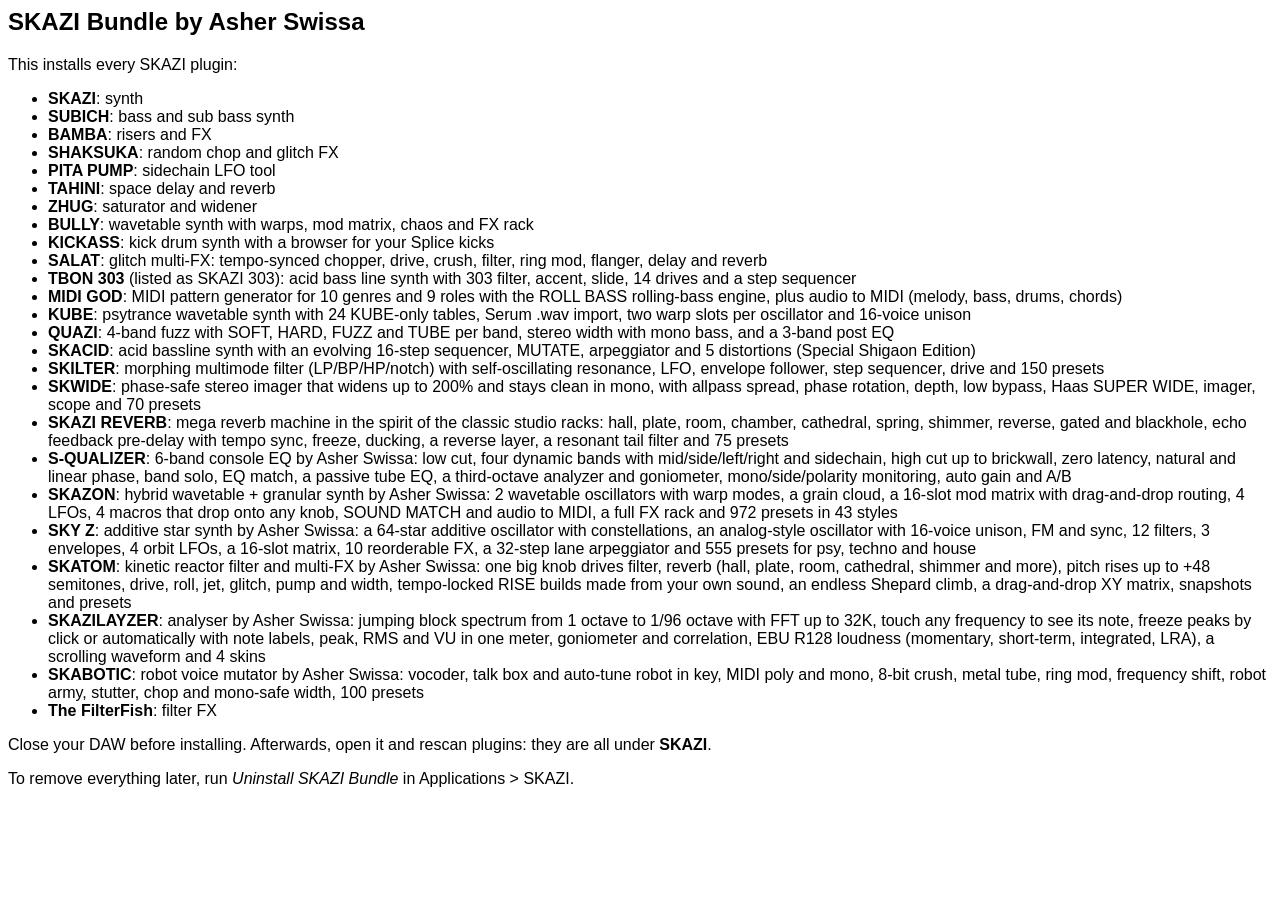
<file: mac/welcome.html>
<html>
<body style="font-family: -apple-system, Helvetica, sans-serif;">
<h2>SKAZI Bundle by Asher Swissa</h2>
<p>This installs every SKAZI plugin:</p>
<ul>
  <li><b>SKAZI</b>: synth</li>
  <li><b>SUBICH</b>: bass and sub bass synth</li>
  <li><b>BAMBA</b>: risers and FX</li>
  <li><b>SHAKSUKA</b>: random chop and glitch FX</li>
  <li><b>PITA PUMP</b>: sidechain LFO tool</li>
  <li><b>TAHINI</b>: space delay and reverb</li>
  <li><b>ZHUG</b>: saturator and widener</li>
  <li><b>BULLY</b>: wavetable synth with warps, mod matrix, chaos and FX rack</li>
  <li><b>KICKASS</b>: kick drum synth with a browser for your Splice kicks</li>
  <li><b>SALAT</b>: glitch multi-FX: tempo-synced chopper, drive, crush, filter, ring mod, flanger, delay and reverb</li>
  <li><b>TBON 303</b> (listed as SKAZI 303): acid bass line synth with 303 filter, accent, slide, 14 drives and a step sequencer</li>
  <li><b>MIDI GOD</b>: MIDI pattern generator for 10 genres and 9 roles with the ROLL BASS rolling-bass engine, plus audio to MIDI (melody, bass, drums, chords)</li>
  <li><b>KUBE</b>: psytrance wavetable synth with 24 KUBE-only tables, Serum .wav import, two warp slots per oscillator and 16-voice unison</li>
  <li><b>QUAZI</b>: 4-band fuzz with SOFT, HARD, FUZZ and TUBE per band, stereo width with mono bass, and a 3-band post EQ</li>
  <li><b>SKACID</b>: acid bassline synth with an evolving 16-step sequencer, MUTATE, arpeggiator and 5 distortions (Special Shigaon Edition)</li>
  <li><b>SKILTER</b>: morphing multimode filter (LP/BP/HP/notch) with self-oscillating resonance, LFO, envelope follower, step sequencer, drive and 150 presets</li>
  <li><b>SKWIDE</b>: phase-safe stereo imager that widens up to 200% and stays clean in mono, with allpass spread, phase rotation, depth, low bypass, Haas SUPER WIDE, imager, scope and 70 presets</li>
  <li><b>SKAZI REVERB</b>: mega reverb machine in the spirit of the classic studio racks: hall, plate, room, chamber, cathedral, spring, shimmer, reverse, gated and blackhole, echo feedback pre-delay with tempo sync, freeze, ducking, a reverse layer, a resonant tail filter and 75 presets</li>
  <li><b>S-QUALIZER</b>: 6-band console EQ by Asher Swissa: low cut, four dynamic bands with mid/side/left/right and sidechain, high cut up to brickwall, zero latency, natural and linear phase, band solo, EQ match, a passive tube EQ, a third-octave analyzer and goniometer, mono/side/polarity monitoring, auto gain and A/B</li>
  <li><b>SKAZON</b>: hybrid wavetable + granular synth by Asher Swissa: 2 wavetable oscillators with warp modes, a grain cloud, a 16-slot mod matrix with drag-and-drop routing, 4 LFOs, 4 macros that drop onto any knob, SOUND MATCH and audio to MIDI, a full FX rack and 972 presets in 43 styles</li>
  <li><b>SKY Z</b>: additive star synth by Asher Swissa: a 64-star additive oscillator with constellations, an analog-style oscillator with 16-voice unison, FM and sync, 12 filters, 3 envelopes, 4 orbit LFOs, a 16-slot matrix, 10 reorderable FX, a 32-step lane arpeggiator and 555 presets for psy, techno and house</li>
  <li><b>SKATOM</b>: kinetic reactor filter and multi-FX by Asher Swissa: one big knob drives filter, reverb (hall, plate, room, cathedral, shimmer and more), pitch rises up to +48 semitones, drive, roll, jet, glitch, pump and width, tempo-locked RISE builds made from your own sound, an endless Shepard climb, a drag-and-drop XY matrix, snapshots and presets</li>
  <li><b>SKAZILAYZER</b>: analyser by Asher Swissa: jumping block spectrum from 1 octave to 1/96 octave with FFT up to 32K, touch any frequency to see its note, freeze peaks by click or automatically with note labels, peak, RMS and VU in one meter, goniometer and correlation, EBU R128 loudness (momentary, short-term, integrated, LRA), a scrolling waveform and 4 skins</li>
  <li><b>SKABOTIC</b>: robot voice mutator by Asher Swissa: vocoder, talk box and auto-tune robot in key, MIDI poly and mono, 8-bit crush, metal tube, ring mod, frequency shift, robot army, stutter, chop and mono-safe width, 100 presets</li>
  <li><b>The FilterFish</b>: filter FX</li>
</ul>
<p>Close your DAW before installing. Afterwards, open it and rescan plugins: they are all under <b>SKAZI</b>.</p>
<p>To remove everything later, run <i>Uninstall SKAZI Bundle</i> in Applications &gt; SKAZI.</p>
</body>
</html>
</file>
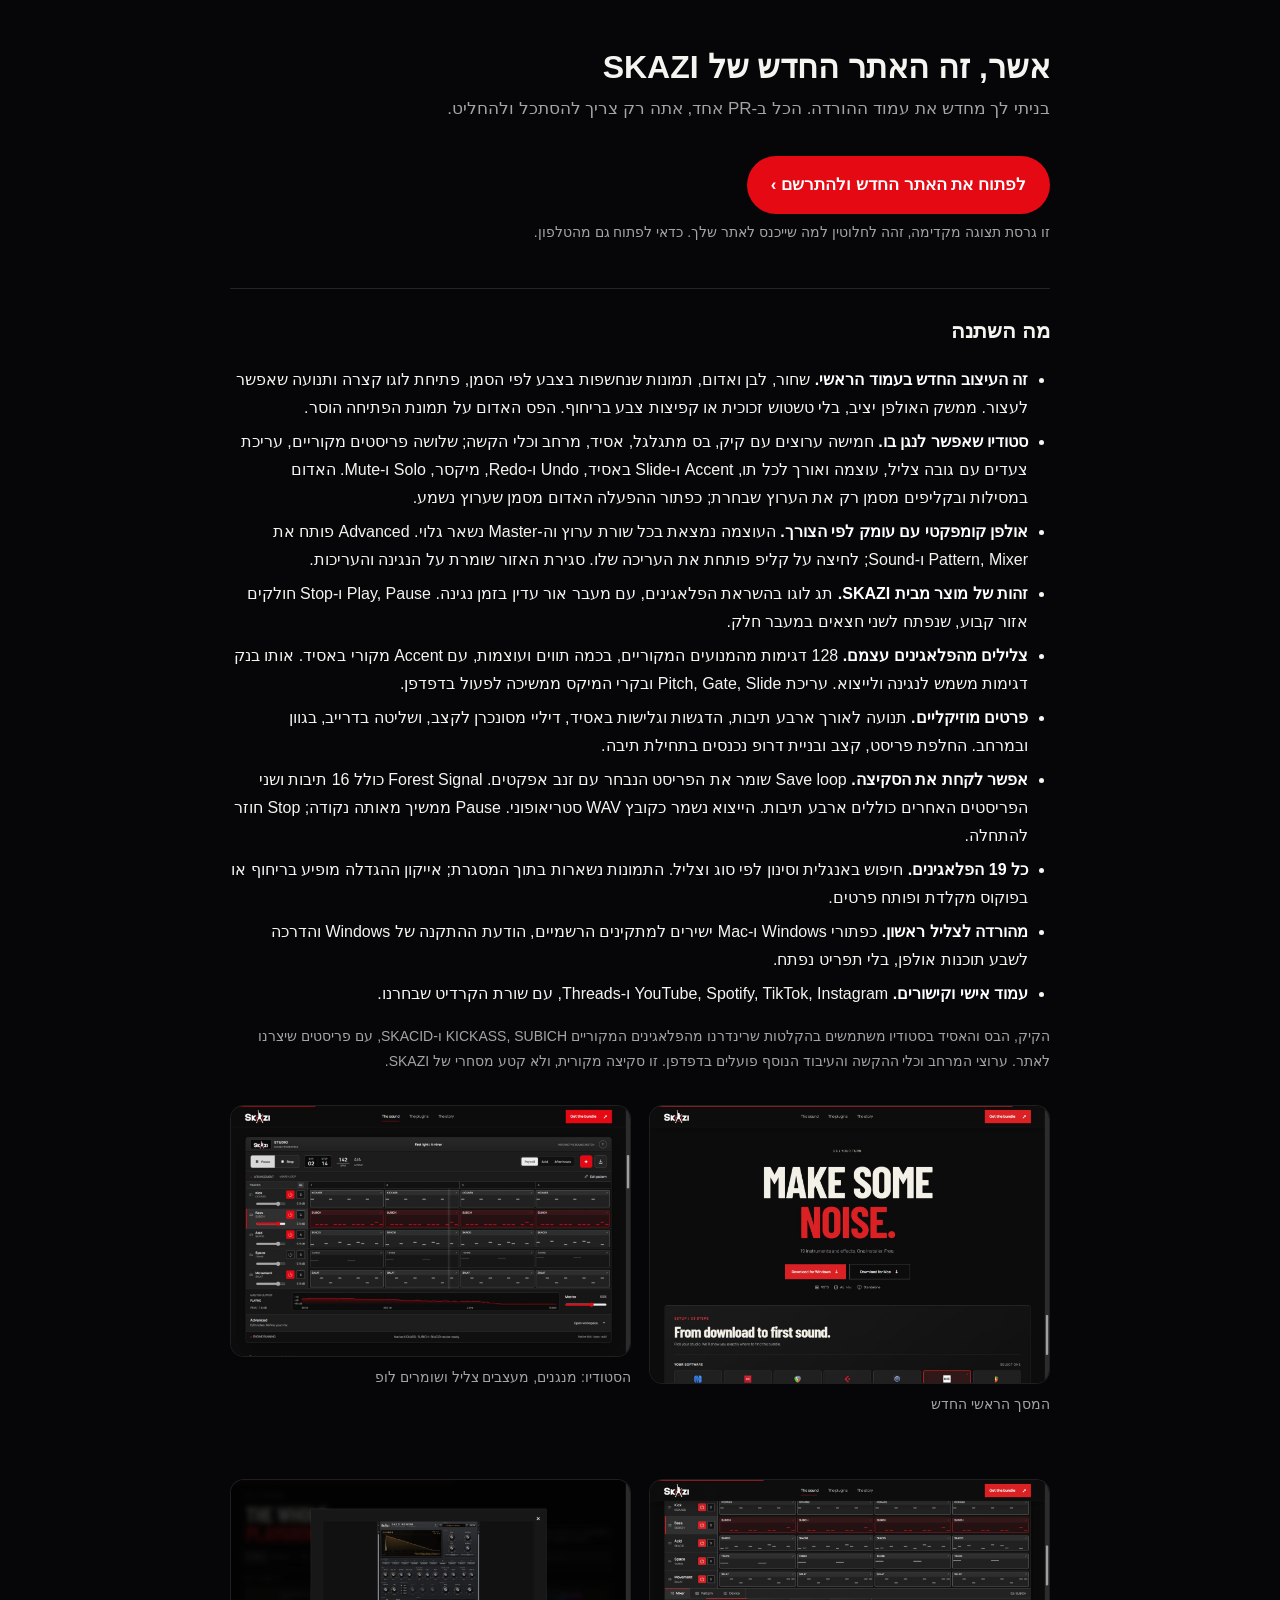
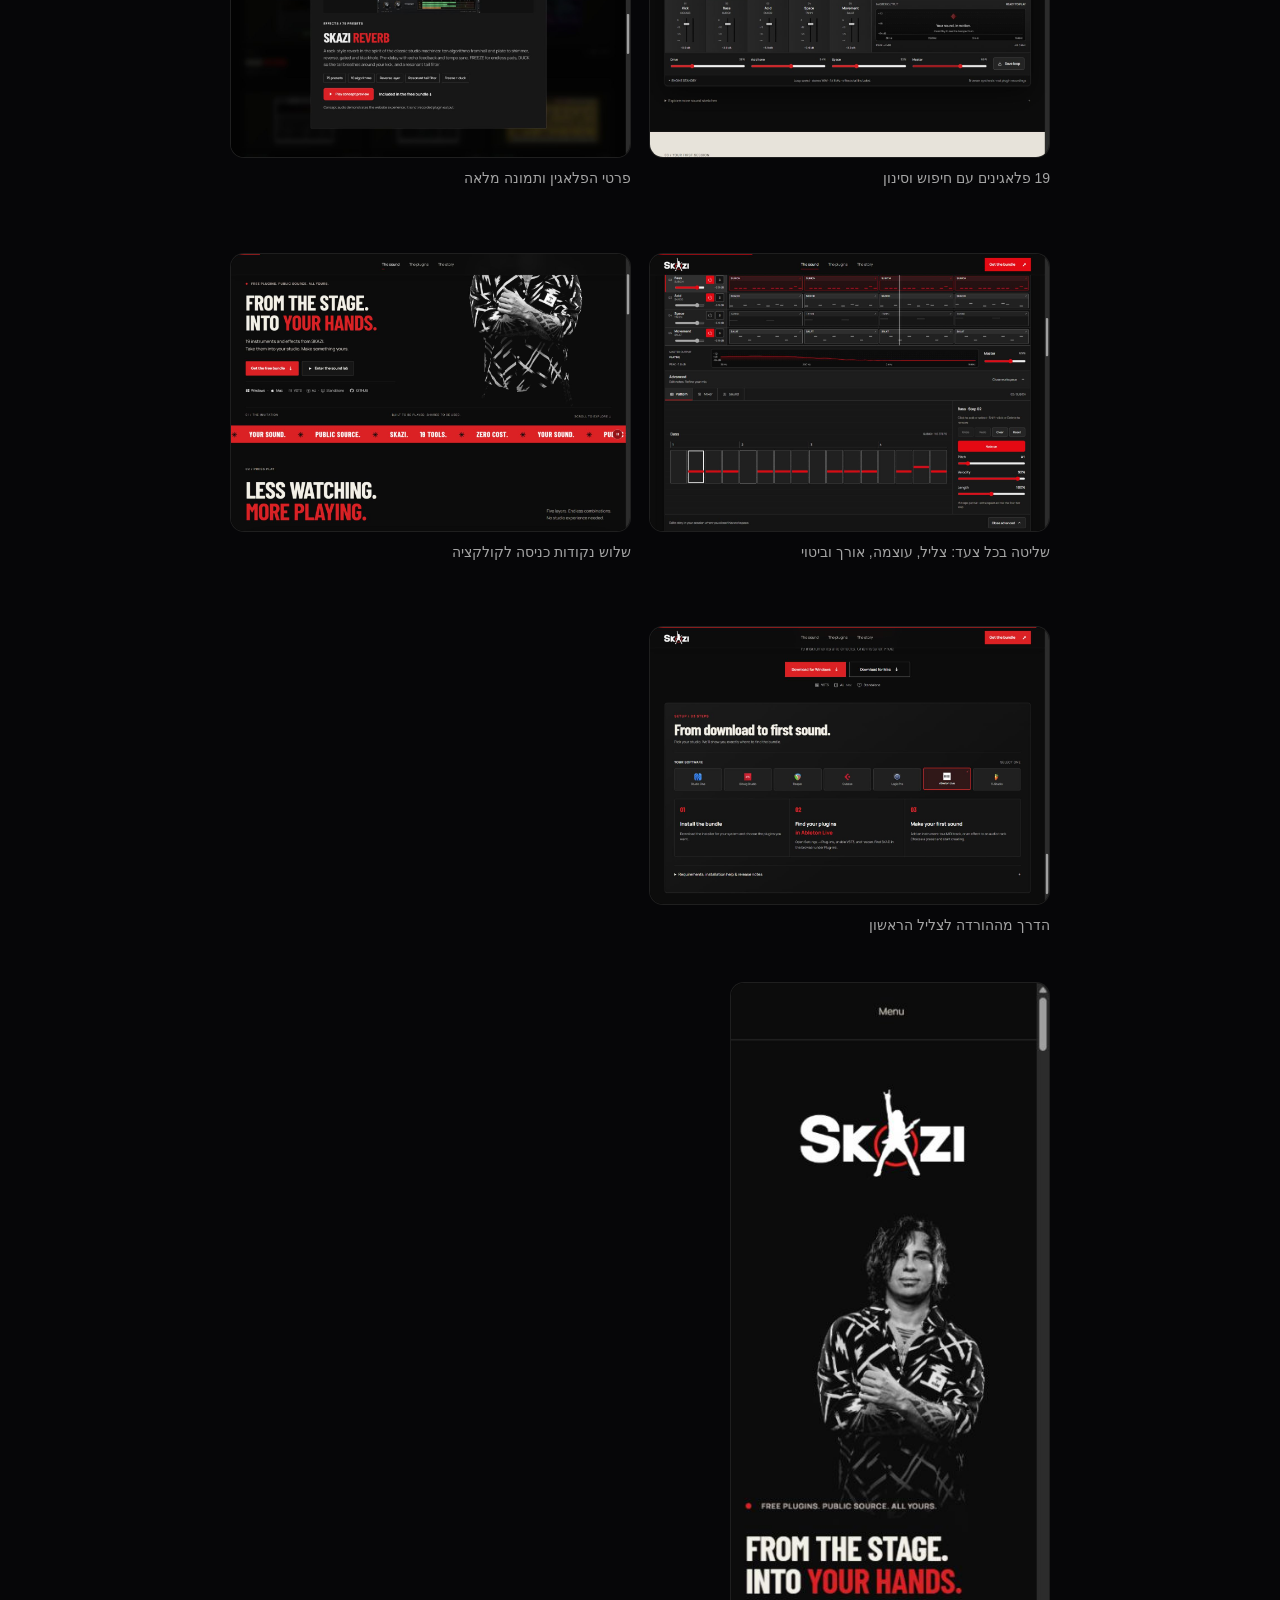
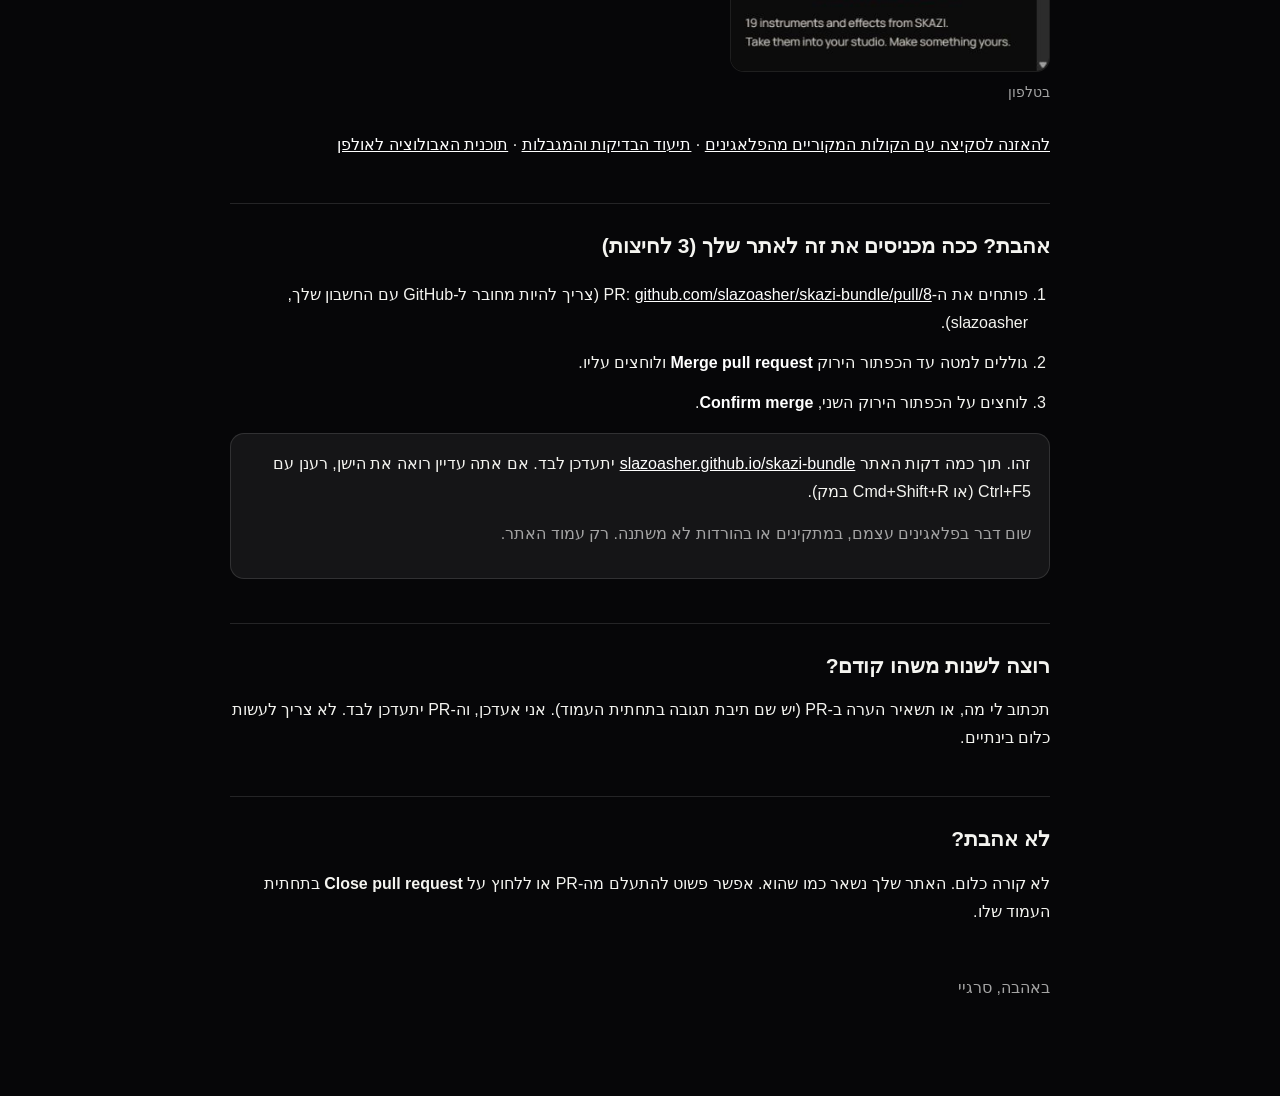
<file: docs/review/for-asher.html>
<!doctype html>
<html lang="he" dir="rtl">
<head>
<meta charset="utf-8">
<meta name="viewport" content="width=device-width, initial-scale=1">
<title>האתר החדש של SKAZI · מה לעשות עם ה-PR</title>
<meta name="robots" content="noindex">
<style>
  :root{color-scheme:dark;--bg:#060608;--surface:#151517;--line:rgba(255,255,255,.12);--text:#f4f4f0;--dim:#a4a4a4;--red:#e50914}
  *{box-sizing:border-box}
  body{margin:0;background:var(--bg);color:var(--text);font:16px/1.75 -apple-system,"Segoe UI",Roboto,Arial,sans-serif}
  main{width:min(820px,100% - 40px);margin:0 auto;padding:48px 0 80px}
  h1{font-size:32px;line-height:1.2;margin:0 0 8px}
  h2{font-size:21px;margin:44px 0 12px;padding-top:24px;border-top:1px solid var(--line)}
  p{margin:0 0 14px}
  .lead{color:var(--dim);font-size:17px}
  .cta{display:inline-flex;align-items:center;gap:10px;margin:18px 0 6px;padding:14px 24px;border-radius:999px;background:var(--red);color:#fff;font-weight:700;text-decoration:none;font-size:17px}
  .cta:hover{background:#c90812}
  .note{color:var(--dim);font-size:14px}
  figure{margin:18px 0 26px}
  figure img{display:block;width:100%;height:auto;border:1px solid var(--line);border-radius:14px;background:#000}
  figcaption{margin-top:8px;color:var(--dim);font-size:14px}
  .two{display:grid;grid-template-columns:1fr 1fr;gap:18px}
  @media(max-width:640px){.two{grid-template-columns:1fr}}
  ol{padding-right:22px}
  ol li{margin-bottom:12px}
  li b{color:#fff}
  .box{margin:14px 0;padding:16px 18px;border:1px solid var(--line);border-radius:14px;background:var(--surface)}
  a{color:#fff}
  .muted{color:var(--dim)}
  ul{padding-right:22px}
  ul li{margin-bottom:6px}
</style>
</head>
<body>
<main>
  <h1>אשר, זה האתר החדש של SKAZI</h1>
  <p class="lead">בניתי לך מחדש את עמוד ההורדה. הכל ב-PR אחד, אתה רק צריך להסתכל ולהחליט.</p>

  <a class="cta" href="https://sergey-bar.github.io/skazi-bundle/">לפתוח את האתר החדש ולהתרשם ›</a>
  <p class="note">זו גרסת תצוגה מקדימה, זהה לחלוטין למה שייכנס לאתר שלך. כדאי לפתוח גם מהטלפון.</p>

  <h2>מה השתנה</h2>
  <ul>
    <li><b>זה העיצוב החדש בעמוד הראשי.</b> שחור, לבן ואדום, תמונות שנחשפות בצבע לפי הסמן, פתיחת לוגו קצרה ותנועה שאפשר לעצור. ממשק האולפן יציב, בלי טשטוש זכוכית או קפיצות צבע בריחוף. הפס האדום על תמונת הפתיחה הוסר.</li>
    <li><b>סטודיו שאפשר לנגן בו.</b> חמישה ערוצים עם קיק, בס מתגלגל, אסיד, מרחב וכלי הקשה; שלושה פריסטים מקוריים, עריכת צעדים עם גובה צליל, עוצמה ואורך לכל תו, Accent ו-Slide באסיד, Undo ו-Redo, מיקסר, Solo ו-Mute. האדום במסילות ובקליפים מסמן רק את הערוץ שבחרת; כפתור ההפעלה האדום מסמן שערוץ נשמע.</li>
    <li><b>אולפן קומפקטי עם עומק לפי הצורך.</b> העוצמה נמצאת בכל שורת ערוץ וה-Master נשאר גלוי. Advanced פותח את Pattern, Mixer ו-Sound; לחיצה על קליפ פותחת את העריכה שלו. סגירת האזור שומרת על הנגינה והעריכות.</li>
    <li><b>זהות של מוצר מבית SKAZI.</b> תג לוגו בהשראת הפלאגינים, עם מעבר אור עדין בזמן נגינה. Play, Pause ו-Stop חולקים אזור קבוע, שנפתח לשני חצאים במעבר חלק.</li>
    <li><b>צלילים מהפלאגינים עצמם.</b> 128 דגימות מהמנועים המקוריים, בכמה תווים ועוצמות, עם Accent מקורי באסיד. אותו בנק דגימות משמש לנגינה ולייצוא. עריכת Pitch, Gate, Slide ובקרי המיקס ממשיכה לפעול בדפדפן.</li>
    <li><b>פרטים מוזיקליים.</b> תנועה לאורך ארבע תיבות, הדגשות וגלישות באסיד, דיליי מסונכרן לקצב, ושליטה בדרייב, בגוון ובמרחב. החלפת פריסט, קצב ובניית דרופ נכנסים בתחילת תיבה.</li>
    <li><b>אפשר לקחת את הסקיצה.</b> Save loop שומר את הפריסט הנבחר עם זנב אפקטים. Forest Signal כולל 16 תיבות ושני הפריסטים האחרים כוללים ארבע תיבות. הייצוא נשמר כקובץ WAV סטריאופוני. Pause ממשיך מאותה נקודה; Stop חוזר להתחלה.</li>
    <li><b>כל 19 הפלאגינים.</b> חיפוש באנגלית וסינון לפי סוג וצליל. התמונות נשארות בתוך המסגרת; אייקון ההגדלה מופיע בריחוף או בפוקוס מקלדת ופותח פרטים.</li>
    <li><b>מהורדה לצליל ראשון.</b> כפתורי Windows ו-Mac ישירים למתקינים הרשמיים, הודעת ההתקנה של Windows והדרכה לשבע תוכנות אולפן, בלי תפריט נפתח.</li>
    <li><b>עמוד אישי וקישורים.</b> YouTube, Spotify, TikTok, Instagram ו-Threads, עם שורת הקרדיט שבחרנו.</li>
  </ul>
  <p class="note">הקיק, הבס והאסיד בסטודיו משתמשים בהקלטות שרינדרנו מהפלאגינים המקוריים KICKASS, SUBICH ו-SKACID, עם פריסטים שיצרנו לאתר. ערוצי המרחב וכלי ההקשה והעיבוד הנוסף פועלים בדפדפן. זו סקיצה מקורית, ולא קטע מסחרי של SKAZI.</p>
  <div class="two">
    <figure><img src="desktop-hero.png" alt="המסך הראשי החדש ללא הפס האדום"><figcaption>המסך הראשי החדש</figcaption></figure>
    <figure><img src="studio-native-42.png" alt="סטודיו אינטראקטיבי עם חמישה ערוצים ובקרות סאונד"><figcaption>הסטודיו: מנגנים, מעצבים צליל ושומרים לופ</figcaption></figure>
    <figure><img src="desktop-gallery.png" alt="קטלוג הפלאגינים החדש"><figcaption>19 פלאגינים עם חיפוש וסינון</figcaption></figure>
    <figure><img src="plugin-dialog.png" alt="חלון פרטי פלאגין"><figcaption>פרטי הפלאגין ותמונה מלאה</figcaption></figure>
    <figure><img src="advanced-pattern-39.png" alt="עריכת תווים ועוצמה בסטודיו"><figcaption>שליטה בכל צעד: צליל, עוצמה, אורך וביטוי</figcaption></figure>
    <figure><img src="featured.png" alt="שלושה פלאגינים בתמונות בתוך המסגרות"><figcaption>שלוש נקודות כניסה לקולקציה</figcaption></figure>
    <figure><img src="install-guide.png" alt="הדרכת התקנה לפי תוכנת אולפן"><figcaption>הדרך מההורדה לצליל הראשון</figcaption></figure>
  </div>
  <figure style="max-width:320px"><img src="mobile-hero.png" alt="המסך הראשי החדש בטלפון"><figcaption>בטלפון</figcaption></figure>
  <p><a href="studio-native-preview.wav">להאזנה לסקיצה עם הקולות המקוריים מהפלאגינים</a> · <a href="QA-HANDOFF.md">תיעוד הבדיקות והמגבלות</a> · <a href="DAW-EVOLUTION.md">תוכנית האבולוציה לאולפן</a></p>

  <h2>אהבת? ככה מכניסים את זה לאתר שלך (3 לחיצות)</h2>
  <ol>
    <li>פותחים את ה-PR: <a href="https://github.com/slazoasher/skazi-bundle/pull/8">github.com/slazoasher/skazi-bundle/pull/8</a> (צריך להיות מחובר ל-GitHub עם החשבון שלך, slazoasher).</li>
    <li>גוללים למטה עד הכפתור הירוק <b>Merge pull request</b> ולוחצים עליו.</li>
    <li>לוחצים על הכפתור הירוק השני, <b>Confirm merge</b>.</li>
  </ol>
  <div class="box">
    <p>זהו. תוך כמה דקות האתר <a href="https://slazoasher.github.io/skazi-bundle/">slazoasher.github.io/skazi-bundle</a> יתעדכן לבד. אם אתה עדיין רואה את הישן, רענן עם Ctrl+F5 (או Cmd+Shift+R במק).</p>
    <p class="muted">שום דבר בפלאגינים עצמם, במתקינים או בהורדות לא משתנה. רק עמוד האתר.</p>
  </div>

  <h2>רוצה לשנות משהו קודם?</h2>
  <p>תכתוב לי מה, או תשאיר הערה ב-PR (יש שם תיבת תגובה בתחתית העמוד). אני אעדכן, וה-PR יתעדכן לבד. לא צריך לעשות כלום בינתיים.</p>

  <h2>לא אהבת?</h2>
  <p>לא קורה כלום. האתר שלך נשאר כמו שהוא. אפשר פשוט להתעלם מה-PR או ללחוץ על <b>Close pull request</b> בתחתית העמוד שלו.</p>

  <p class="muted" style="margin-top:48px">באהבה, סרגיי</p>
</main>
</body>
</html>
</file>
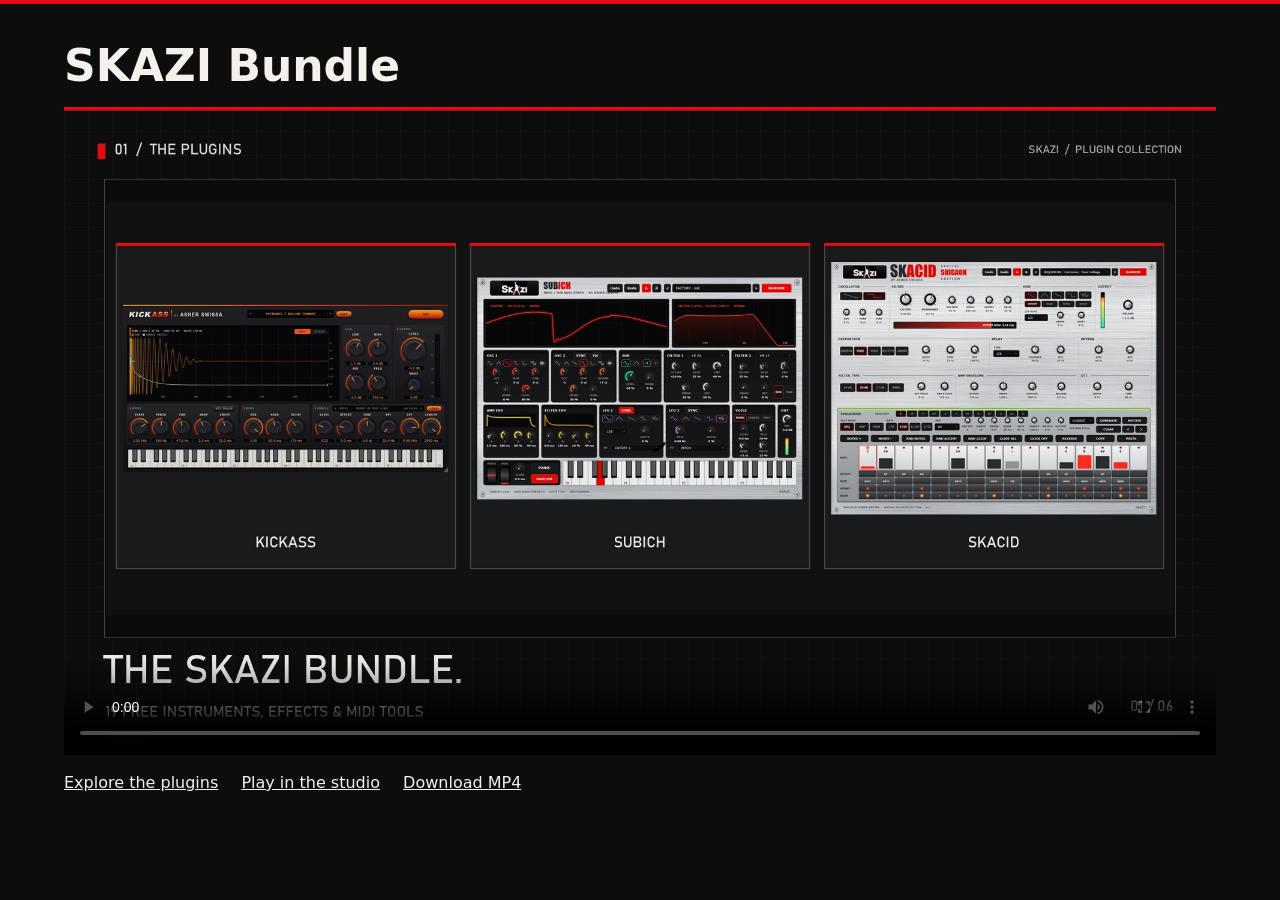
<file: docs/review/skazi-trailer.html>
<!doctype html>
<html lang="en">
<meta charset="utf-8">
<meta name="viewport" content="width=device-width, initial-scale=1">
<title>SKAZI Bundle | Project trailer</title>
<style>
  body { margin: 0; background: #0d0d0d; color: #f4f1ed; font: 16px system-ui, sans-serif; border-top: 4px solid #e50914; }
  main { width: min(94%, 1152px); margin: 36px auto; }
  h1 { margin: 0 0 16px; font-size: clamp(24px, 4vw, 44px); }
  video { display: block; width: 100%; background: #151515; }
  a { display: inline-block; margin: 18px 18px 0 0; color: #f4f1ed; }
</style>
<main>
  <h1>SKAZI Bundle</h1>
  <video controls playsinline preload="metadata" poster="skazi-trailer-poster.jpg?v=2" aria-label="SKAZI Bundle project trailer with the Forest Signal soundtrack">
    <source src="skazi-studio-trailer.mp4?v=2" type="video/mp4">
    <a href="skazi-studio-trailer.mp4?v=2">Download the trailer</a>
  </video>
  <a href="../?v=49#collection">Explore the plugins</a>
  <a href="../?v=49#lab">Play in the studio</a>
  <a href="skazi-studio-trailer.mp4?v=2" download>Download MP4</a>
</main>
</html>
</file>
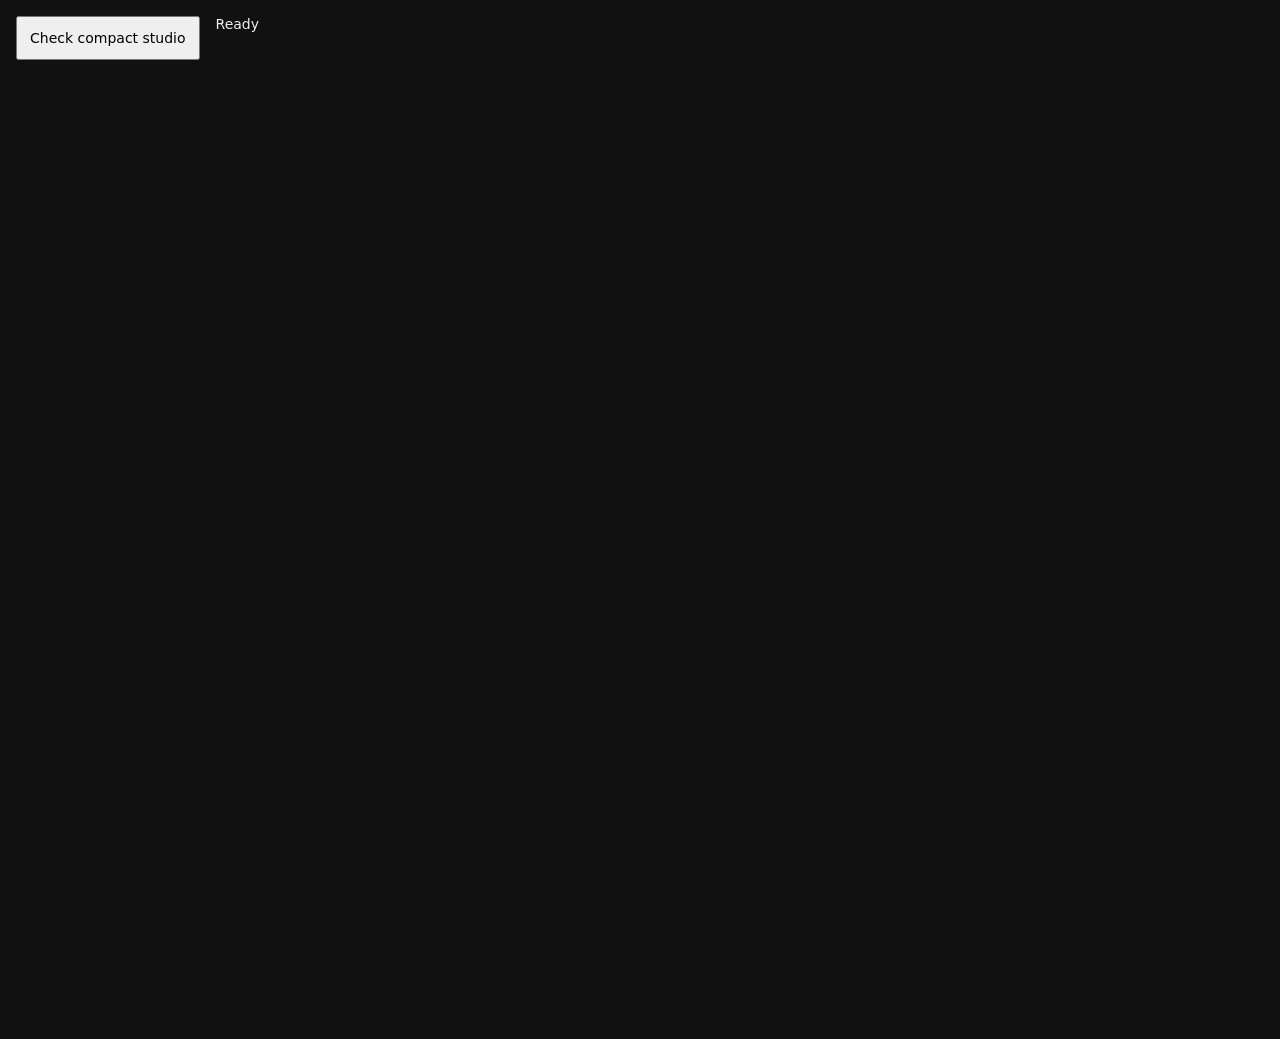
<file: docs/demo/qa/compact.html>
<!doctype html><html lang="en"><meta charset="utf-8"><title>Compact studio regression QA</title>
<style>body{font:14px system-ui;background:#111;color:#eee;margin:0}header{padding:16px;display:flex;gap:16px}button{padding:12px;font:inherit}pre{white-space:pre-wrap;padding:16px}iframe{width:100%;height:900px;border:0}</style>
<header><button id="run">Check compact studio</button><span id="status">Ready</span></header><pre id="results"></pre><iframe id="site" title="Studio under test"></iframe>
<script>
document.querySelector('#run').onclick=async()=>{
 const button=document.querySelector('#run'),frame=document.querySelector('#site'),status=document.querySelector('#status'),results=[];button.disabled=true;status.textContent='Running';
 const check=(name,value)=>{results.push({name,pass:Boolean(value)});if(!value)throw Error(name);};
 try{
  sessionStorage.removeItem('skazi-studio-workspace-v1');
  const loaded=new Promise(resolve=>frame.addEventListener('load',resolve,{once:true}));frame.src='../../?qa=42&intro=0';await loaded;
  const doc=frame.contentDocument,win=frame.contentWindow,$=s=>doc.querySelector(s),wait=ms=>new Promise(r=>setTimeout(r,ms));await doc.fonts.ready;
  const input=(selector,value)=>{const element=$(selector);element.dispatchEvent(new win.Event('focus'));element.value=String(value);element.dispatchEvent(new win.Event('input',{bubbles:true}));element.dispatchEvent(new win.Event('change',{bubbles:true}));};
  const music=()=>JSON.stringify([...doc.querySelectorAll('[data-pattern] button,[data-level],[data-layer],[data-solo],[data-shape],#studio-tempo')].map(e=>[e.dataset,e.value,e.getAttribute('aria-pressed'),e.title]));
  const heightClosed=$('#lab').offsetHeight;
  check('Advanced is closed on a fresh visit',$('#studio-advanced').hidden&&$('#studio-advanced-toggle').getAttribute('aria-expanded')==='false');
  check('Master spectrum remains visible outside Advanced',!$('#studio-advanced').contains($('#sound-canvas'))&&$('#sound-canvas').getBoundingClientRect().height>0);
  const initial=music();$('#studio-advanced-toggle').click();check('Disclosure opens without changing music',!$('#studio-advanced').hidden&&music()===initial);
  const heightExpanded=$('#lab').offsetHeight;
  $('#studio-advanced-close').focus();$('#studio-advanced-close').click();check('Collapse returns focus and preserves music',doc.activeElement===$('#studio-advanced-toggle')&&music()===initial);
  check('Hidden workspace has no rendered controls',[...$('#studio-advanced').querySelectorAll('button,input')].every(e=>!e.getClientRects().length));
  input('[data-track-level="bass"]',47);check('Compact level updates mixer and dB readout',$('[data-level="bass"]').value==='47'&&$('[data-track-level-output="bass"]').value.includes('-13.1'));
  await wait(0);check('Modified session is indicated',!$('#studio-edited').hidden);
  $('[data-clip-track="acid"]').click();check('Clip opens correct Pattern context',!$('#studio-advanced').hidden&&$('#tab-pattern').getAttribute('aria-selected')==='true'&&$('[data-select-track="acid"]').getAttribute('aria-pressed')==='true'&&!$('[data-editor="acid"]').hidden);
  const beforeClear=music();$('#pattern-clear').click();check('Clear removes selected track notes',[...$('[data-pattern="acid"]').children].every(b=>b.getAttribute('aria-pressed')==='false'));
  const cleared=music();$('#note-undo').click();check('Undo restores notes',music()===beforeClear);$('#note-redo').click();check('Redo restores cleared pattern',music()===cleared);$('#note-undo').click();
  $('[data-pattern="acid"] button[data-step="0"]').click();input('#note-velocity',28);check('Selected velocity is editable',$('#note-velocity-value').value==='28%');$('#note-undo').click();check('Slider edit has one undo entry',$('#note-velocity').value!=='28');$('#note-redo').click();check('Slider redo restores exact value',$('#note-velocity').value==='28');
  $('#note-enabled').focus();$('#note-enabled').dispatchEvent(new win.KeyboardEvent('keydown',{key:'z',ctrlKey:true,bubbles:true,cancelable:true}));check('Scoped keyboard undo works',$('#note-velocity').value!=='28');
  $('#note-redo').click();input('#note-velocity',31);check('New edit clears redo branch',$('#note-redo').disabled);
  $('#tab-mixer').click();input('[data-level="bass"]',61);check('Detailed mixer synchronizes compact level',$('[data-track-level="bass"]').value==='61');
  $('#tab-sound').click();check('Sound shows controls and selected plugin',!$('#panel-sound').hidden&&!$('[data-device="acid"]').hidden&&$('#panel-sound').contains($('[data-shape="drive"]')));
  input('[data-shape="drive"]',39);input('[data-shape="master"]',42);const edited=music();$('#studio-advanced-close').click();$('#studio-advanced-toggle').click();check('Edits, levels and sound survive collapse',music()===edited);
  // Capture the real export path and suppress only its download, within this QA frame.
  const render=win.SkaziStudio.renderLoop,anchorClick=win.HTMLAnchorElement.prototype.click,exports=[];
  win.HTMLAnchorElement.prototype.click=function(){if(!this.download?.endsWith('.wav'))anchorClick.call(this);};
  win.SkaziStudio.renderLoop=async snapshot=>{const buffer=await render(snapshot);exports.push({snapshot:JSON.stringify(snapshot),bytes:new Uint8Array(win.SkaziStudio.wav(buffer))});return buffer;};
  async function save(){const count=exports.length;$('#export-loop').click();const timeout=Date.now()+15000;while($('#export-loop').disabled&&Date.now()<timeout)await wait(25);check('WAV render completes '+(count+1),exports.length===count+1);}
  await save();$('#studio-advanced-close').click();$('#studio-advanced-toggle').click();await save();
  check('Actual export snapshot is unchanged by disclosure',exports[0].snapshot===exports[1].snapshot);
  const pcmA=new DataView(exports[0].bytes.buffer),pcmB=new DataView(exports[1].bytes.buffer);let maxDelta=0,sumDelta=0,count=0;
  for(let at=44;at<Math.min(pcmA.byteLength,pcmB.byteLength);at+=2){const delta=pcmA.getInt16(at,true)-pcmB.getInt16(at,true);maxDelta=Math.max(maxDelta,Math.abs(delta));sumDelta+=delta*delta;count++;}
  results.push({renderComparison:{maxDeltaPcm:maxDelta,rmsDeltaPcm:Math.sqrt(sumDelta/count),sameLength:pcmA.byteLength===pcmB.byteLength}});
  // Independent Web Audio effect graphs can differ in their last float bits.
  // A few individual samples can vary by more after the export fade is applied.
  check('Rendered WAV stays within eight PCM units peak and one unit RMS',pcmA.byteLength===pcmB.byteLength&&maxDelta<=8&&Math.sqrt(sumDelta/count)<=1);
  win.SkaziStudio.renderLoop=render;win.HTMLAnchorElement.prototype.click=anchorClick;
  $('#transport').click();await wait(1000);check('Audio starts',$('#transport').getAttribute('aria-label')==='Pause');const position=$('#daw-position').textContent;
  $('#studio-advanced-close').click();await wait(350);check('Collapse does not pause or rewind transport',$('#transport').getAttribute('aria-label')==='Pause'&&$('#daw-position').textContent!==position);
  $('#transport').click();await wait(50);const paused=$('#daw-position').textContent;$('#studio-advanced-toggle').click();$('#studio-advanced-close').click();check('Paused position survives disclosure',$('#transport').getAttribute('aria-label')==='Resume'&&$('#daw-position').textContent===paused);$('#reset-session').click();
  $('#studio-advanced-toggle').click();$('#tab-pattern').click();
  $('[data-pattern="acid"] button[data-step="0"]').click();input('#note-velocity',19);
  $('[data-session="acid"]').click();$('[data-session="roll"]').click();
  check('Returning to a preset restores the edited note and Undo',$('#note-velocity').value==='19'&&!$('#note-undo').disabled);
  $('#note-undo').click();check('Undo still restores the previous edit after switching presets',$('#note-velocity').value==='31');
  $('#tab-mixer').click();const reloaded=new Promise(r=>frame.addEventListener('load',r,{once:true}));frame.contentWindow.location.reload();await reloaded;
  check('Workspace state restores for this visit',!frame.contentDocument.querySelector('#studio-advanced').hidden&&frame.contentDocument.querySelector('#tab-mixer').getAttribute('aria-selected')==='true');
  frame.contentDocument.querySelector('#studio-advanced-close').click();const reloadClosed=new Promise(r=>frame.addEventListener('load',r,{once:true}));frame.contentWindow.location.reload();await reloadClosed;
  check('Closed workspace stays closed after reload',frame.contentDocument.querySelector('#studio-advanced').hidden);
  frame.contentDocument.querySelector('#studio-advanced-toggle').click();check('Last panel is remembered even when restored closed',frame.contentDocument.querySelector('#tab-mixer').getAttribute('aria-selected')==='true');
  results.push({heightClosed,heightExpanded,percentShorter:Math.round((1-heightClosed/heightExpanded)*100)});status.textContent='Complete';
 }catch(error){results.push({error:String(error.stack||error)});status.textContent='Failed';}finally{document.querySelector('#results').textContent=JSON.stringify({version:42,results},null,2);button.disabled=false;}
};
</script></html>
</file>
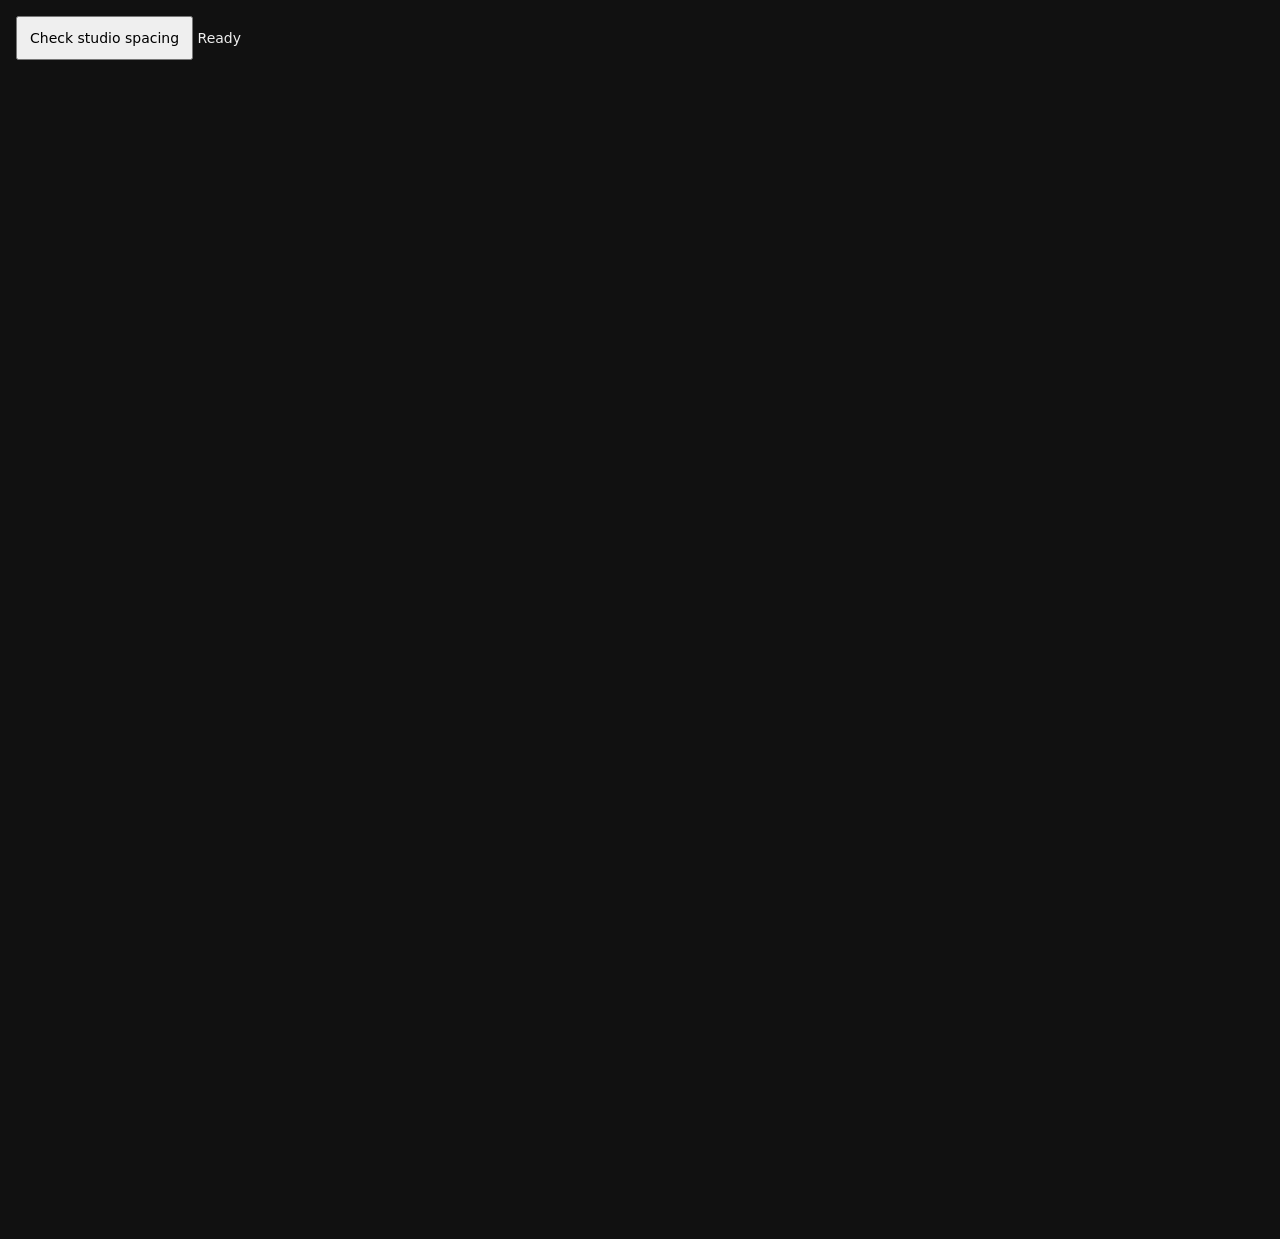
<file: docs/demo/qa/spacing.html>
<!doctype html><html lang="en"><meta charset="utf-8"><title>Studio spacing QA</title>
<style>body{margin:0;background:#111;color:#eee;font:14px system-ui}header,pre{padding:16px}button{padding:12px;font:inherit}pre{white-space:pre-wrap}iframe{height:1100px;border:0;width:100%}</style>
<header><button id="run">Check studio spacing</button> <span id="status">Ready</span></header><pre id="results"></pre><iframe id="site" title="Studio layout under test"></iframe>
<script>
const frame=document.querySelector('#site'),status=document.querySelector('#status');
function measure(doc,state,width){
 const win=doc.defaultView,studio=doc.querySelector('#lab'),controls=[],texts=[];
 const name=e=>e.id||e.getAttribute('aria-label')||e.textContent.trim().slice(0,40);
 const rect=e=>{const r=e.getBoundingClientRect();return {left:r.left,right:r.right,top:r.top,bottom:r.bottom};};
 const overlap=(a,b)=>Math.min(a.right,b.right)-Math.max(a.left,b.left)>1&&Math.min(a.bottom,b.bottom)-Math.max(a.top,b.top)>1;
 function visibleRect(element,box=rect(element)){
  if(!element.getClientRects().length||win.getComputedStyle(element).visibility==='hidden')return null;
  for(let parent=element.parentElement;parent&&parent!==doc.body;parent=parent.parentElement){
   const style=win.getComputedStyle(parent),r=rect(parent);
   if(/hidden|auto|scroll|clip/.test(style.overflowX)){box.left=Math.max(box.left,r.left);box.right=Math.min(box.right,r.right);}
   if(/hidden|auto|scroll|clip/.test(style.overflowY)){box.top=Math.max(box.top,r.top);box.bottom=Math.min(box.bottom,r.bottom);}
  }
  if(element.closest('.arranger-clips'))box.left=Math.max(box.left,rect(element.closest('.arranger-track').querySelector('.arranger-track-head')).right);
  return box.right-box.left>1&&box.bottom-box.top>1?box:null;
 }
 for(const element of studio.querySelectorAll('button,input,select,textarea,a[href]')){const box=visibleRect(element);if(box)controls.push({element,box,name:name(element)});}
 const walker=doc.createTreeWalker(studio,win.NodeFilter.SHOW_TEXT);
 while(walker.nextNode()){
  const node=walker.currentNode,element=node.parentElement;
  if(!node.textContent.trim()||element.closest('button,svg,.sr,[aria-hidden="true"]'))continue;
  const range=doc.createRange();range.selectNodeContents(node);const box=visibleRect(element,rect(range));if(box)texts.push({element,box,text:node.textContent.trim().slice(0,60)});
 }
 const collisions=[];
 for(let a=0;a<controls.length;a++)for(let b=a+1;b<controls.length;b++)if(overlap(controls[a].box,controls[b].box))collisions.push({type:'controls',a:controls[a].name,b:controls[b].name});
 for(const text of texts)for(const control of controls)if(!control.element.contains(text.element)&&overlap(text.box,control.box))collisions.push({type:'text/control',text:text.text,control:control.name});
 for(let a=0;a<texts.length;a++)for(let b=a+1;b<texts.length;b++)if(overlap(texts[a].box,texts[b].box))collisions.push({type:'text/text',a:texts[a].text,b:texts[b].text});
 const tabs=doc.querySelector('.studio-dock-tabs').getBoundingClientRect(),mixer=doc.querySelector('.studio-channels').getBoundingClientRect();
 const rowGaps=[...doc.querySelectorAll('.arranger-track-head')].map(head=>{const tools=head.querySelector('.track-tools').getBoundingClientRect(),level=head.querySelector('.track-level input').getBoundingClientRect();return Math.round((level.top-tools.bottom)*10)/10;});
 return {width,height:win.innerHeight,state,controls:controls.length,documentOverflow:Math.max(0,doc.documentElement.scrollWidth-win.innerWidth),collisions,rowGaps,mixerTabSeparation:state==='mixer'?Math.round(mixer.top-tabs.bottom):undefined};
}
document.querySelector('#run').onclick=async()=>{
 const results=[],button=document.querySelector('#run');button.disabled=true;status.textContent='Running';
 try{
  for(const [width,height] of [[320,700],[360,780],[390,844],[650,800],[651,800],[768,1024],[900,900],[901,900],[1024,768],[1280,720],[1440,900],[844,390]]){
   sessionStorage.removeItem('skazi-studio-workspace-v1');frame.style.width=width+'px';frame.style.height=height+'px';const loaded=new Promise(r=>frame.addEventListener('load',r,{once:true}));frame.src='../../?intro=0&spacing='+width+'x'+height;await loaded;
   const doc=frame.contentDocument,win=frame.contentWindow,$=s=>doc.querySelector(s),settle=()=>new Promise(r=>win.requestAnimationFrame(()=>win.requestAnimationFrame(r)));await doc.fonts.ready;await settle();
   results.push(measure(doc,'compact',width));
   $('#transport').click();const timeout=Date.now()+3000;while($('#transport').getAttribute('aria-label')!=='Pause'&&Date.now()<timeout)await new Promise(r=>setTimeout(r,25));
   if($('#transport').getAttribute('aria-label')!=='Pause')throw Error('Audio did not start at '+width);$('#transport').click();await new Promise(r=>setTimeout(r,40));results.push(measure(doc,'paused-with-stop',width));$('#reset-session').click();
   $('#studio-help-toggle').click();await settle();results.push(measure(doc,'help',width));$('#studio-help-toggle').click();
   $('[data-clip-track="acid"]').click();const velocity=$('#note-velocity');velocity.value=31;velocity.dispatchEvent(new win.Event('input',{bubbles:true}));velocity.dispatchEvent(new win.Event('change',{bubbles:true}));await settle();results.push(measure(doc,'pattern-edited-acid',width));
   $('#tab-mixer').click();await settle();results.push(measure(doc,'mixer',width));
   $('#tab-sound').click();await settle();results.push(measure(doc,'sound',width));
  }
  status.textContent=results.some(r=>r.collisions.length||r.documentOverflow)?'Review':'Complete';
 }catch(error){results.push({error:String(error.stack||error)});status.textContent='Failed';}
 finally{document.querySelector('#results').textContent=JSON.stringify({version:42,results},null,2);button.disabled=false;}
};
</script></html>
</file>
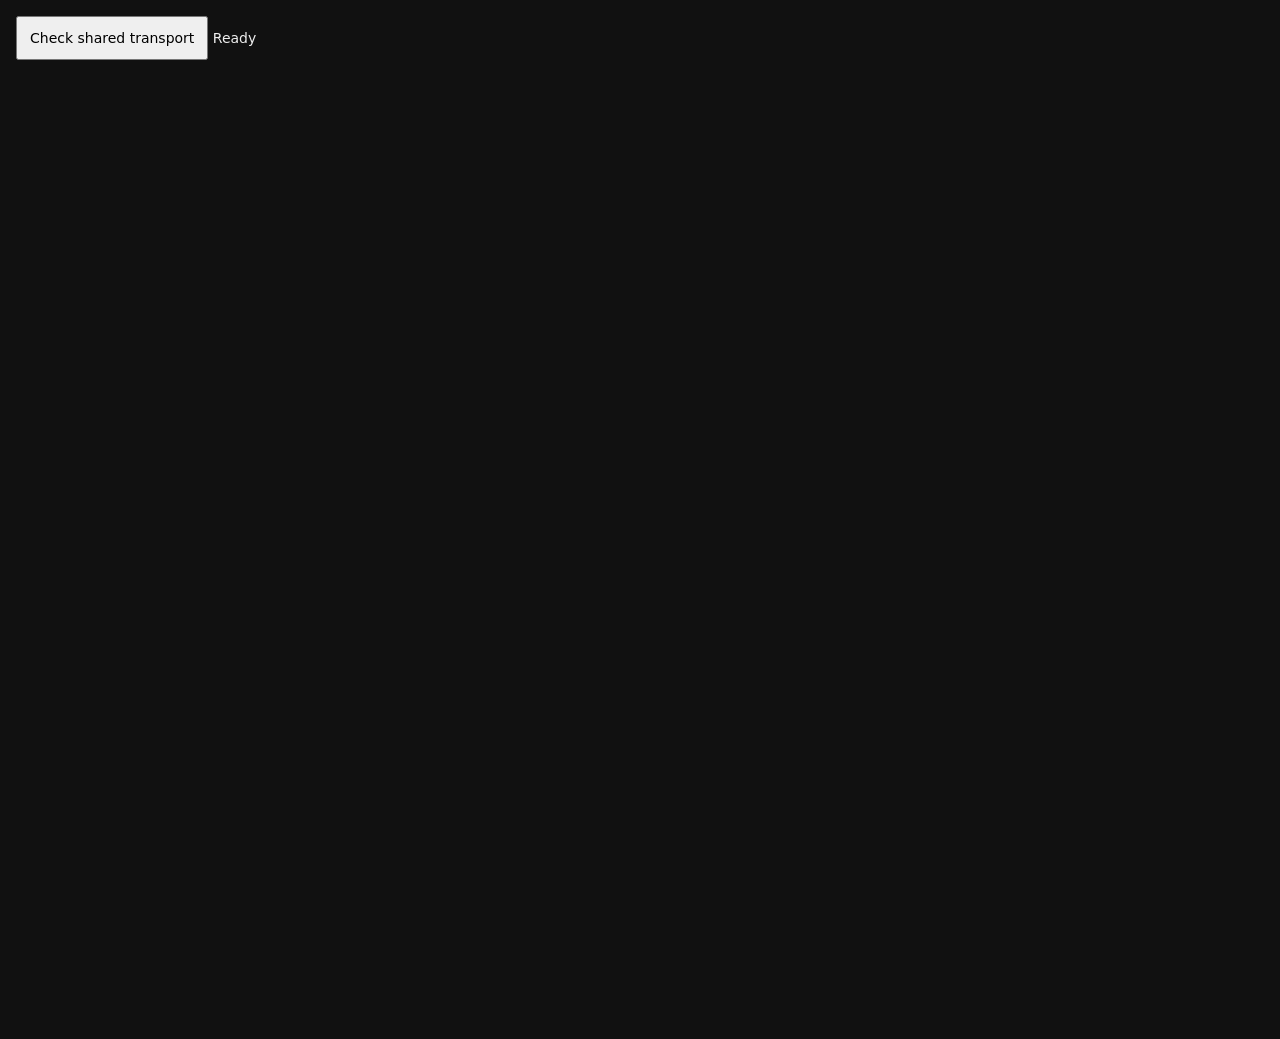
<file: docs/demo/qa/transport.html>
<!doctype html><html lang="en"><meta charset="utf-8"><title>Shared transport QA</title>
<style>body{margin:0;background:#111;color:#eee;font:14px system-ui}header,pre{padding:16px}button{font:inherit;padding:12px}pre{white-space:pre-wrap}iframe{border:0;width:100%;height:900px}</style>
<header><button id="run">Check shared transport</button> <span id="status">Ready</span></header><pre id="results"></pre><iframe id="site" title="Studio under test"></iframe>
<script>
document.querySelector('#run').onclick=async()=>{
 const frame=document.querySelector('#site'),results=[],button=document.querySelector('#run'),status=document.querySelector('#status');button.disabled=true;status.textContent='Running';
 try{
  for(const [width,height] of [[320,700],[390,844],[768,1024],[1280,720],[1440,900]]){
   const checks=[],check=(name,pass)=>{checks.push({name,pass:Boolean(pass)});if(!pass)throw Error(width+': '+name);};
   sessionStorage.removeItem('skazi-studio-workspace-v1');frame.style.width=width+'px';frame.style.height=height+'px';const loaded=new Promise(r=>frame.addEventListener('load',r,{once:true}));frame.src='../../?intro=0&transport='+width;await loaded;
   const doc=frame.contentDocument,win=frame.contentWindow,$=s=>doc.querySelector(s),wait=ms=>new Promise(r=>setTimeout(r,ms));await doc.fonts.ready;
   function showStudio(){window.scrollTo({top:frame.offsetTop,left:0,behavior:'instant'});win.scrollTo({top:$('#lab').getBoundingClientRect().top+win.scrollY-100,left:0,behavior:'instant'});}
   async function showAndWaitForStudio(){
    const deadline=Date.now()+1500;
    do{showStudio();await wait(80);}while(!$('#lab').classList.contains('studio-in-view')&&Date.now()<deadline);
   }
   await showAndWaitForStudio();
   const box=e=>e.getBoundingClientRect(),group=$('.transport-actions'),primary=$('#transport'),stop=$('#reset-session');
   const shape=()=>{const bar=box($('.studio-transport')),g=box(group);return [g.width,g.height,g.left-bar.left,box($('.studio-time')).left-bar.left,box($('.tempo-control')).left-bar.left];};
   const readyShape=shape();check('Ready key fills fixed playback region',Math.abs(box(primary).width-(box(group).width-2))<1);
   check('Idle Stop is inaccessible',stop.hidden&&stop.disabled&&stop.inert&&stop.tabIndex===-1&&stop.getAttribute('aria-hidden')==='true');
   async function transition(action){
    const samples=[];let begin=0;const sampled=new Promise((resolve,reject)=>{
     const timeout=setTimeout(()=>{observer.disconnect();reject(Error('Transition did not start'));},3500);
     const observer=new win.MutationObserver(()=>{observer.disconnect();clearTimeout(timeout);win.requestAnimationFrame(function sample(time){if(!begin)begin=time;const p=box(primary),s=box(stop),g=box(group);samples.push({width:p.width,stopWidth:s.width,overlap:Math.max(0,p.right-s.left),shape:shape(),outside:Math.max(0,g.left-p.left,s.right-g.right)});if(time-begin<340)win.requestAnimationFrame(sample);else resolve(samples);});});observer.observe(group,{attributes:true,attributeFilter:['data-transport-state']});
    });action();return sampled;
   }
   const opening=await transition(()=>primary.click());
   check('Playback region and adjacent controls stay fixed',opening.every(s=>s.shape.every((v,i)=>Math.abs(v-readyShape[i])<1)));
   check('Opening is interpolated rather than jumping',opening.some(s=>s.width>box(primary).width+2&&s.width<readyShape[0]-3));
   check('Segments never overlap or leave their region',opening.every(s=>s.overlap<1&&s.outside<1));
   check('Playing splits into equal 44px-high targets',Math.abs(box(primary).width-box(stop).width)<1&&box(primary).width>=44&&box(stop).width>=44&&box(primary).height>=44&&box(stop).height>=44);
   check('Playing exposes Pause and Stop',primary.getAttribute('aria-label')==='Pause'&&!stop.hidden&&!stop.inert&&!stop.disabled);
   await showAndWaitForStudio();check('Brand motion is active only for visible playback',win.getComputedStyle($('.studio-brand-mark'),'::after').animationName==='studio-brand-sheen');
   win.scrollTo({top:0,behavior:'instant'});await wait(80);check('Logo motion stops outside the studio viewport',win.getComputedStyle($('.studio-brand-mark'),'::after').animationName==='none');
   await showAndWaitForStudio();check('Logo motion resumes when the playing studio returns',win.getComputedStyle($('.studio-brand-mark'),'::after').animationName==='studio-brand-sheen');
   await transition(()=>primary.click());check('Pause preserves split layout',primary.getAttribute('aria-label')==='Resume'&&Math.abs(box(primary).width-box(stop).width)<1);
   check('Pause stops logo animation',win.getComputedStyle($('.studio-brand-mark'),'::after').animationName==='none');
   await transition(()=>primary.click());stop.focus();const closing=await transition(()=>stop.click());
   check('Stop returns focus to Play',doc.activeElement===primary);
   check('Stop restores one full-width key',primary.getAttribute('aria-label')==='Play'&&Math.abs(box(primary).width-(box(group).width-2))<1);
   check('Closing is interpolated without moving neighbors',closing.some(s=>s.width<box(primary).width-2&&s.width>readyShape[0]/2+1)&&closing.every(s=>s.shape.every((v,i)=>Math.abs(v-readyShape[i])<1)));
   check('Stopped segment stays inaccessible',stop.hidden&&stop.inert&&stop.disabled&&stop.tabIndex===-1);
   const motion=$('.motion-toggle');if(motion.getAttribute('aria-pressed')!=='true')motion.click();
   check('Visual-motion pause disables transport transitions',win.getComputedStyle(group).transitionDuration==='0s');
   primary.click();await wait(120);check('Visual-motion pause suppresses logo motion',win.getComputedStyle($('.studio-brand-mark'),'::after').animationName==='none');
   const position=$('#daw-position').textContent;await wait(250);
   check('Visual-motion pause leaves the playback counter running',$('#daw-position').textContent!==position);stop.click();
   results.push({width,height,checks,openingSamples:opening.length,closingSamples:closing.length,regionWidth:readyShape[0],regionHeight:readyShape[1]});
  }
  status.textContent='Complete';
 }catch(error){results.push({error:String(error.stack||error)});status.textContent='Failed';}
 finally{document.querySelector('#results').textContent=JSON.stringify({version:42,results},null,2);button.disabled=false;}
};
</script></html>
</file>
<file: Skatom/web/skatom.css>
:root {
  --bg: #060708; --plate1: #25282c; --plate2: #15171a; --ink: #c9ccd1; --dim: #6b7078;
  --amber: #ffb02e; --copper: #d9773a; --crimson: #ff2d3c; --mod: #4fd1ff;
  --mono: 'Cascadia Mono', Consolas, 'SF Mono', Menlo, monospace;
  --display: Bahnschrift, 'DIN Alternate', 'Arial Narrow', sans-serif;
  --rivet: #9aa0a8 0 1.6px, #2a2c30 2.4px, transparent 3.2px;
}
* { box-sizing: border-box; }
html, body { margin: 0; height: 100%; overflow: hidden; user-select: none; color: var(--ink); font-family: var(--mono);
  background: radial-gradient(ellipse at 50% 0%, #1b1d21, var(--bg) 70%); }

#chassis { position: absolute; left: 50%; top: 50%; width: 1400px; transform-origin: center center; display: grid; gap: 8px; padding: 10px;
  background: #0e0f11; border: 1px solid #000; border-radius: 10px;
  box-shadow: 0 0 0 2px #1f2226, 0 20px 60px #000, inset 0 1px 0 #2a2e33; }

.plate { position: relative; border-radius: 6px; border: 1px solid #000; padding: 24px 14px 12px;
  background:
    radial-gradient(circle at 9px 9px, var(--rivet)),
    radial-gradient(circle at calc(100% - 9px) 9px, var(--rivet)),
    radial-gradient(circle at 9px calc(100% - 9px), var(--rivet)),
    radial-gradient(circle at calc(100% - 9px) calc(100% - 9px), var(--rivet)),
    repeating-linear-gradient(90deg, rgba(255,255,255,.018) 0 1px, transparent 1px 3px),
    linear-gradient(180deg, var(--plate1), var(--plate2));
  box-shadow: inset 0 1px 0 rgba(255,255,255,.09), inset 0 -1px 0 rgba(0,0,0,.6), 0 3px 8px rgba(0,0,0,.7); }
.plate h3 { position: absolute; top: 6px; left: 22px; right: 22px; margin: 0; font: 11px var(--mono); letter-spacing: .18em; color: var(--dim);
  display: flex; align-items: center; gap: 8px; }
.plate h3 b { color: var(--copper); font-weight: normal; }
#rack h3 { font-size: 10px; letter-spacing: .06em; white-space: nowrap; left: 16px; right: 16px; }
.plate h3 .led { margin-left: auto; }

/* header */
#header { display: flex; align-items: center; gap: 16px; padding: 8px 26px; height: 84px; }
.logo { font: 700 32px var(--display); letter-spacing: .16em; color: #d8dbe0; line-height: 1;
  text-shadow: 0 1px 0 #000, 0 -1px 0 rgba(255,255,255,.15), 0 0 18px rgba(255,140,40,.3); }
.skazi { height: 46px; width: auto; filter: drop-shadow(0 0 8px rgba(255,140,40,.35)); margin-right: -8px; }
.brand, .bigbtn { white-space: nowrap; }
.by { margin-top: 3px; font: 11px var(--mono); letter-spacing: .32em; color: var(--amber); text-shadow: 0 0 6px rgba(255,176,46,.4); }
body.host .transport { display: none; }
.sub { margin-top: 3px; font-size: 9px; letter-spacing: .2em; color: var(--copper); }
.badge { border: 1px solid var(--copper); padding: 0 4px; margin-left: 6px; color: var(--amber); }
.transport { display: flex; align-items: center; gap: 10px; }
.globals { display: flex; align-items: center; gap: 12px; margin-left: auto; }
.presets { display: flex; flex-direction: column; gap: 5px; width: 330px; }
.prow { display: flex; gap: 4px; align-items: stretch; }
.prow select { flex: 1; min-width: 0; font-size: 12px; padding: 4px 6px; }
.bigbtn.sm { padding: 4px 8px; font-size: 10px; }
.bigbtn.rnd { color: var(--mod); }
.status { display: flex; align-items: center; gap: 7px; font-size: 10px; color: var(--amber); letter-spacing: .06em; padding: 4px 8px; height: 22px;
  background: #07080a; border: 1px solid #000; border-radius: 3px; box-shadow: inset 0 1px 4px #000; white-space: nowrap; overflow: hidden; }
#status { overflow: hidden; text-overflow: ellipsis; }
.herobox { display: flex; flex-direction: column; align-items: center; padding: 2px 10px 0; border-radius: 8px;
  background: radial-gradient(circle at 50% 40%, rgba(217,119,58,.18), transparent 70%); border: 1px solid rgba(217,119,58,.35); }
.knob.hero { width: 72px; }
.knob.hero .klabel { font: 700 12px var(--display); letter-spacing: .35em; color: var(--copper); margin-top: -2px; }
.knob.hero .kval { font-size: 11px; }
.herocap { font-size: 8px; letter-spacing: .14em; color: var(--dim); margin: -1px 0 3px; }
.riserow { display: flex; align-items: center; justify-content: center; gap: 8px; width: 100%; }
.riserow .selw { flex-direction: row; padding: 0; gap: 6px; }
.riserow { gap: 2px; }
.riserow .toggle { width: auto; white-space: nowrap; gap: 4px; }
.riserow .toggle .tlabel { width: auto; }
.riserow select { max-width: 104px; padding: 3px 2px; }
.riserow .selw span { font-size: 8px; }
.r3 { gap: 0; }
.acc-tag { font-size: 8px; font-weight: 700; letter-spacing: 1px; color: var(--hot, #ff3d2e); margin-right: 4px; }
.bpm { font-size: 10px; color: var(--dim); letter-spacing: .1em; display: flex; align-items: center; gap: 6px; }
.bpm input { width: 52px; background: #07080a; color: var(--amber); border: 1px solid #000; border-radius: 3px; font: 14px var(--mono);
  padding: 4px; text-align: center; box-shadow: inset 0 1px 3px #000; }

/* layout */
#main { display: grid; grid-template-columns: 300px 1fr 410px; gap: 8px; height: 560px; }
#telemetry, #core, #macro { display: flex; flex-direction: column; align-items: center; gap: 8px; }
#macro { gap: 6px; }
#core { justify-content: center; }
#rack { display: grid; grid-template-columns: 1fr 1fr 1.05fr 0.95fr 1.4fr 0.9fr; gap: 8px; }
#rack .plate { padding: 24px 10px 8px; }
#rack .knob { width: 60px; }
#modbar { display: grid; grid-template-columns: 1fr 1fr 1.15fr; gap: 8px; }
.mod-body { display: flex; flex-wrap: wrap; gap: 6px 2px; justify-content: center; align-items: flex-start; }
#rack .mod-body > .seg { width: 100%; }
#rack .mod-body > .seg button { flex: 1; }
#modbar .mod-body { align-items: center; }

/* knob */
.knob { display: flex; flex-direction: column; align-items: center; width: 64px; }
.knob canvas { cursor: ns-resize; touch-action: none; }
.klabel { font-size: 9px; letter-spacing: .08em; color: var(--dim); white-space: nowrap; }
.klabel.grab { cursor: grab; touch-action: none; padding: 0 3px; border-radius: 2px; }
.klabel.grab:hover { color: var(--mod); background: rgba(79,209,255,.08); }
.ghost { position: fixed; left: 0; top: 0; z-index: 10; pointer-events: none; padding: 4px 8px; font: 11px var(--mono); letter-spacing: .08em;
  color: #fff; background: rgba(8,30,40,.92); border: 1px solid var(--mod); border-radius: 3px; box-shadow: 0 0 12px rgba(79,209,255,.5); }
.mini { margin-left: auto; background: linear-gradient(#2c3035, #1b1d20); color: var(--dim); border: 1px solid #000; border-radius: 3px;
  font: 9px var(--mono); letter-spacing: .1em; padding: 2px 6px; cursor: pointer; }
.mini:hover { color: var(--amber); }
.kval { font-size: 10px; color: var(--amber); height: 12px; white-space: nowrap; }
.kval.pulled { color: var(--mod); }

/* mechanical toggle */
.toggle { display: flex; align-items: center; gap: 6px; background: none; border: 0; color: var(--ink); font: 9px var(--mono);
  letter-spacing: .1em; cursor: pointer; padding: 3px 2px; width: 104px; }
.toggle .tlabel { width: 58px; text-align: right; }
.toggle .slot { width: 36px; height: 14px; border-radius: 7px; background: #050607; position: relative; flex: none;
  box-shadow: inset 0 1px 3px #000, 0 1px 0 rgba(255,255,255,.08); transition: box-shadow .1s; }
.toggle .lever { position: absolute; top: -3px; left: -1px; width: 17px; height: 20px; border-radius: 4px;
  background: linear-gradient(180deg, #b3b9c1, #50555c 55%, #2b2e33); box-shadow: 0 2px 3px #000, inset 0 1px 0 rgba(255,255,255,.4);
  transition: transform .07s cubic-bezier(.6,0,.3,1.6); }
.toggle .lever::after { content: ''; position: absolute; left: 7px; top: 4px; width: 3px; height: 12px; background: #1a1c1f; border-radius: 1px; }
.toggle.on .lever { transform: translateX(20px); }
.toggle.on .slot { box-shadow: inset 0 1px 3px #000, 0 0 9px rgba(255,176,46,.45); }
.toggle.on .tlabel { color: var(--amber); text-shadow: 0 0 6px rgba(255,176,46,.6); }
.toggle.crit.on .slot { box-shadow: inset 0 1px 3px #000, 0 0 9px rgba(255,45,60,.6); }
.toggle.crit.on .tlabel { color: var(--crimson); }

/* segmented / selects / buttons */
.seg { display: inline-flex; border: 1px solid #000; border-radius: 4px; overflow: hidden; box-shadow: 0 1px 0 rgba(255,255,255,.06); }
.seg button { background: linear-gradient(#2c3035, #1b1d20); color: var(--dim); border: 0; border-right: 1px solid #000;
  font: 10px var(--mono); padding: 5px 7px; cursor: pointer; letter-spacing: .06em; }
.seg button:last-child { border-right: 0; }
.seg button.on { background: linear-gradient(#140f05, #2a1d06); color: var(--amber); text-shadow: 0 0 6px var(--amber); box-shadow: inset 0 2px 4px #000; }
.selw { display: flex; flex-direction: column; align-items: center; gap: 3px; font-size: 9px; color: var(--dim); letter-spacing: .08em; padding-top: 4px; }
select { background: #07080a; color: var(--amber); border: 1px solid #000; border-radius: 3px; font: 11px var(--mono); padding: 3px 4px;
  box-shadow: inset 0 1px 3px #000; }
.bigbtn { background: linear-gradient(#3a3e44, #1d1f23); border: 1px solid #000; color: var(--ink); font: 11px var(--mono); letter-spacing: .12em;
  padding: 8px 12px; border-radius: 4px; cursor: pointer; box-shadow: inset 0 1px 0 rgba(255,255,255,.12), 0 2px 4px #000; }
.bigbtn:active { transform: translateY(1px); box-shadow: inset 0 2px 4px #000; }
.bigbtn.on { color: var(--amber); text-shadow: 0 0 6px var(--amber); background: linear-gradient(#1a1406, #2a1d06); }
button:focus-visible, select:focus-visible, input:focus-visible, canvas:focus-visible { outline: 1px solid var(--mod); }

.led { width: 9px; height: 9px; border-radius: 50%; background: #2a1a08; display: inline-block; box-shadow: inset 0 1px 2px #000; flex: none; }
.led.on { background: var(--amber); box-shadow: 0 0 8px var(--amber); }

/* drop trigger */
#drop { width: 100%; height: 58px; padding: 5px; border: 2px solid #000; border-radius: 6px; cursor: pointer;
  background: repeating-linear-gradient(-45deg, #161616 0 10px, #d9a000 10px 20px); box-shadow: 0 3px 6px #000; }
#drop span { display: flex; height: 100%; align-items: center; justify-content: center; border-radius: 3px;
  font: 700 19px var(--display); letter-spacing: .3em; color: #fff;
  background: radial-gradient(ellipse at 50% 30%, #ff4a52, #8c0710); box-shadow: inset 0 1px 0 rgba(255,255,255,.4), inset 0 -3px 6px rgba(0,0,0,.5); }
#drop:active span { transform: translateY(2px); box-shadow: inset 0 3px 8px rgba(0,0,0,.6); }

canvas.lane { border-radius: 3px; border: 1px solid #000; }
/* MK-III: module power, LEARN, snapshot editor, my presets */
.pwr { flex: none; width: 18px; height: 18px; padding: 0; margin-right: 6px; border: 1px solid #000; border-radius: 50%; cursor: pointer;
  background: linear-gradient(#2c3035, #1b1d20); color: #5a1016; font-size: 11px; line-height: 16px; }
.pwr.on { color: var(--amber); text-shadow: 0 0 6px var(--amber); }
.plate.off .mod-body { opacity: .32; filter: grayscale(1); }
.plate.off h3 span:not(.led) { color: #444a52; text-decoration: line-through; }
.plate h3 .grab { cursor: grab; touch-action: none; }
.plate h3 .grab:hover { color: var(--mod); }
.plate h3 .mini + .mini { margin-left: 4px; }
.mini.on { color: var(--crimson); border-color: var(--crimson); box-shadow: 0 0 8px rgba(255,45,60,.5); }
.mini.order { color: var(--copper); }
.pname { flex: 1; min-width: 0; font: 12px var(--mono); padding: 4px 6px; background: #07080a; color: var(--amber); border: 1px solid var(--amber); border-radius: 3px; }
#core { position: relative; }
.sned { position: absolute; inset: 30px 14px 14px; z-index: 5; display: flex; flex-direction: column; gap: 8px; padding: 12px;
  background: rgba(8,10,12,.96); border: 1px solid #3c4148; border-radius: 4px; font: 11px var(--mono); color: var(--ink); }
.sned[hidden] { display: none; }
.sned-top { display: grid; grid-template-columns: repeat(8, 1fr); gap: 3px; }
.sned-top button { font: 10px var(--mono); padding: 4px 0; background: #14161a; color: var(--dim); border: 1px solid #000; border-radius: 2px; cursor: pointer; }
.sned-top button.has { color: var(--mod); }
.sned-top button.on { background: #2a1d06; color: var(--amber); border-color: var(--amber); }
.sned-act { display: flex; align-items: center; gap: 4px; }
.sned-act .mini { margin-left: 0; }
.sned-title { margin-right: auto; color: var(--amber); letter-spacing: .12em; }
.sned-list { flex: 1; overflow-y: auto; display: flex; flex-direction: column; gap: 4px; }
.sned-row { display: grid; grid-template-columns: 90px 1fr 80px 24px; align-items: center; gap: 8px; }
.sned-name { color: var(--mod); letter-spacing: .08em; }
.sned-val { text-align: right; color: var(--amber); }
.sned-row input { width: 100%; accent-color: var(--amber); }
.sned-empty { margin: auto; color: var(--dim); text-align: center; letter-spacing: .1em; }
/* EFFECTS strip: drag tiles onto the big knob */
#fxbar { margin: 8px 0; padding: 26px 10px 8px; }
.fx-tiles { display: grid; grid-template-columns: repeat(8, 1fr); gap: 6px; }
.fx-tile { display: flex; flex-direction: column; align-items: flex-start; gap: 2px; padding: 7px 9px; border-radius: 6px; cursor: grab; touch-action: none;
  background: linear-gradient(180deg, #23262b, #16181b); border: 1px solid #33373e; border-left: 4px solid var(--c); color: #ddd; text-align: left; }
.fx-tile b { font-size: 13px; letter-spacing: .08em; color: var(--c); }
.fx-tile small { font-size: 8px; color: var(--dim, #8a8f98); letter-spacing: .04em; }
.fx-tile:hover { border-color: var(--c); }
.fx-tile.on { background: linear-gradient(180deg, color-mix(in srgb, var(--c) 30%, #23262b), #16181b); box-shadow: 0 0 12px color-mix(in srgb, var(--c) 45%, transparent); }
.fx-tile:focus-visible { outline: 2px solid var(--c); outline-offset: 2px; }
.fx-on { display: flex; align-items: center; gap: 8px; margin-top: 8px; min-height: 30px; }
.fx-ontag { font-size: 9px; font-weight: 700; letter-spacing: .12em; color: var(--hot, #ff3d2e); white-space: nowrap; }
.fx-chips { display: flex; flex-wrap: wrap; gap: 6px; flex: 1; }
.fx-chip { display: flex; align-items: center; gap: 6px; padding: 3px 6px; border-radius: 14px; background: #111316; border: 1px solid var(--c); font-size: 10px; }
.fx-chip b { color: var(--c); letter-spacing: .06em; }
.fx-chip input { width: 90px; accent-color: var(--c); }
.fx-chip span { width: 34px; text-align: right; color: #ccc; }
.fx-x { background: none; border: 0; color: #888; cursor: pointer; font-size: 11px; padding: 0 2px; }
.fx-x:hover { color: #fff; }
.fx-empty { font-size: 9px; color: var(--dim, #8a8f98); letter-spacing: .08em; }
.fx-ghost { position: fixed; z-index: 99; pointer-events: none; transform: translate(-50%, -50%); padding: 6px 12px; border-radius: 6px;
  background: var(--c); color: #000; font-weight: 700; font-size: 12px; letter-spacing: .08em; box-shadow: 0 4px 18px rgba(0,0,0,.6); }
canvas.drophot { filter: drop-shadow(0 0 18px #ffb03d) brightness(1.25); }
</file>
